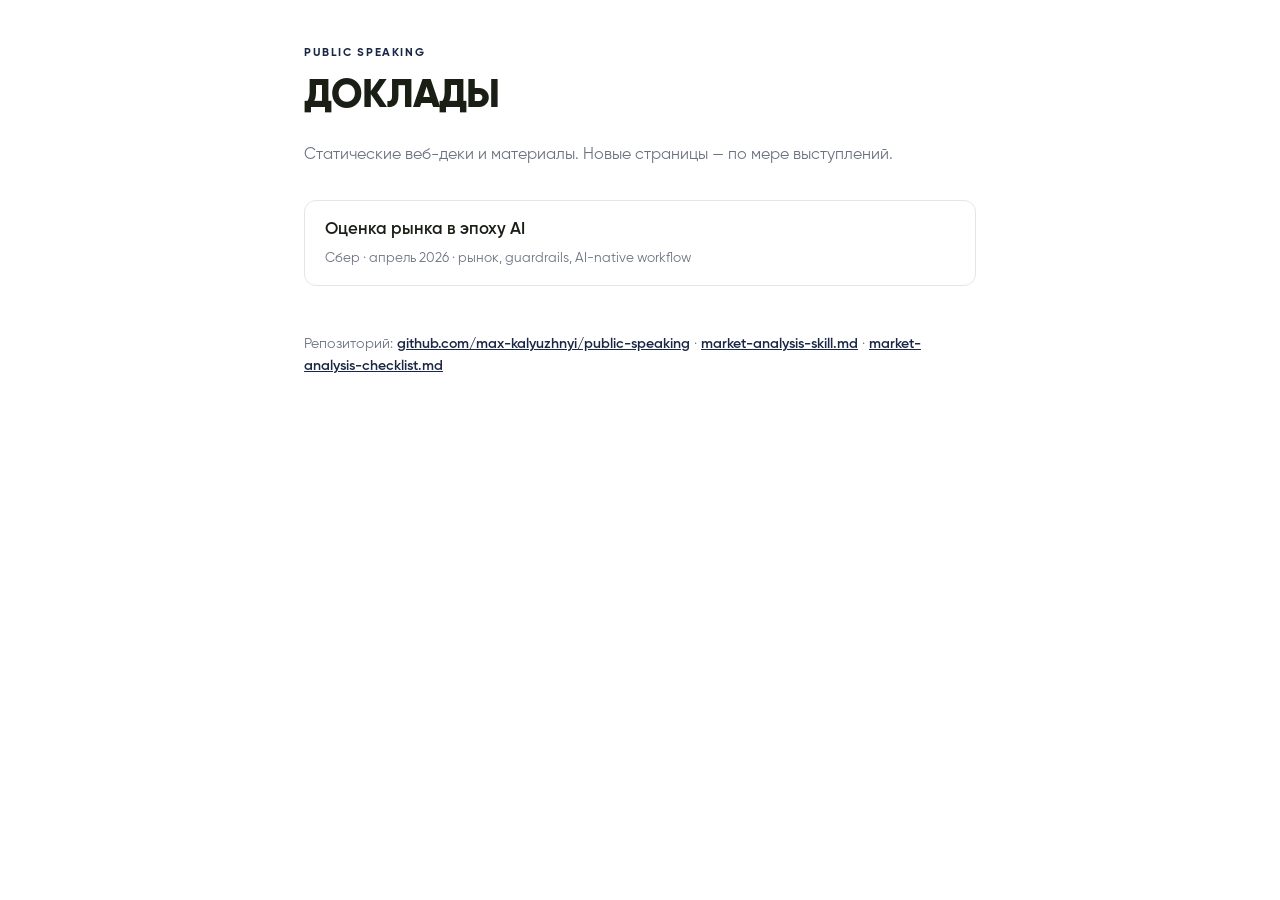
<file: index.html>
<!DOCTYPE html>
<html lang="ru" data-client="default">
<head>
  <meta charset="utf-8" />
  <meta name="viewport" content="width=device-width, initial-scale=1" />
  <title>Maksim Kalyuzhnyi — talks</title>
  <link rel="stylesheet" href="brand.css" />
  <style>
    body { margin: 0; padding: 2.5rem 1.5rem 4rem; max-width: 42rem; margin-inline: auto; font-family: var(--brand-font); color: var(--brand-text); background: var(--brand-bg); line-height: 1.55; }
    .eyebrow { font-size: 0.72rem; font-weight: 700; letter-spacing: 0.14em; text-transform: uppercase; color: var(--brand-accent); margin-bottom: 0.75rem; }
    h1 { font-size: clamp(1.75rem, 4vw, 2.5rem); font-weight: 800; text-transform: uppercase; margin: 0 0 1rem; letter-spacing: -0.02em; }
    p.lead { color: var(--brand-muted); margin: 0 0 2rem; }
    ul.talk-list { list-style: none; padding: 0; margin: 0; }
    ul.talk-list li { border: 1px solid var(--brand-border); border-radius: 12px; padding: 1rem 1.25rem; margin-bottom: 0.75rem; transition: border-color 0.15s; }
    ul.talk-list li:hover { border-color: var(--brand-accent); }
    ul.talk-list a { color: var(--brand-text); text-decoration: none; font-weight: 600; font-size: 1.05rem; }
    ul.talk-list .meta { font-size: 0.85rem; color: var(--brand-muted); margin-top: 0.35rem; }
    footer { margin-top: 3rem; font-size: 0.88rem; color: var(--brand-muted); }
    a.hub-link { color: var(--brand-accent); font-weight: 600; }
  </style>
</head>
<body>
  <span class="eyebrow">Public speaking</span>
  <h1>Доклады</h1>
  <p class="lead">Статические веб-деки и материалы. Новые страницы — по мере выступлений.</p>
  <ul class="talk-list">
    <li>
      <a href="talks/sber-market-ai-2026/">Оценка рынка в эпоху AI</a>
      <div class="meta">Сбер · апрель 2026 · рынок, guardrails, AI-native workflow</div>
    </li>
  </ul>
  <footer>
    Репозиторий: <a class="hub-link" href="https://github.com/max-kalyuzhnyi/public-speaking">github.com/max-kalyuzhnyi/public-speaking</a>
    · <a class="hub-link" href="market-analysis-skill.md">market-analysis-skill.md</a>
    · <a class="hub-link" href="market-analysis-checklist.md">market-analysis-checklist.md</a>
  </footer>
</body>
</html>
</file>
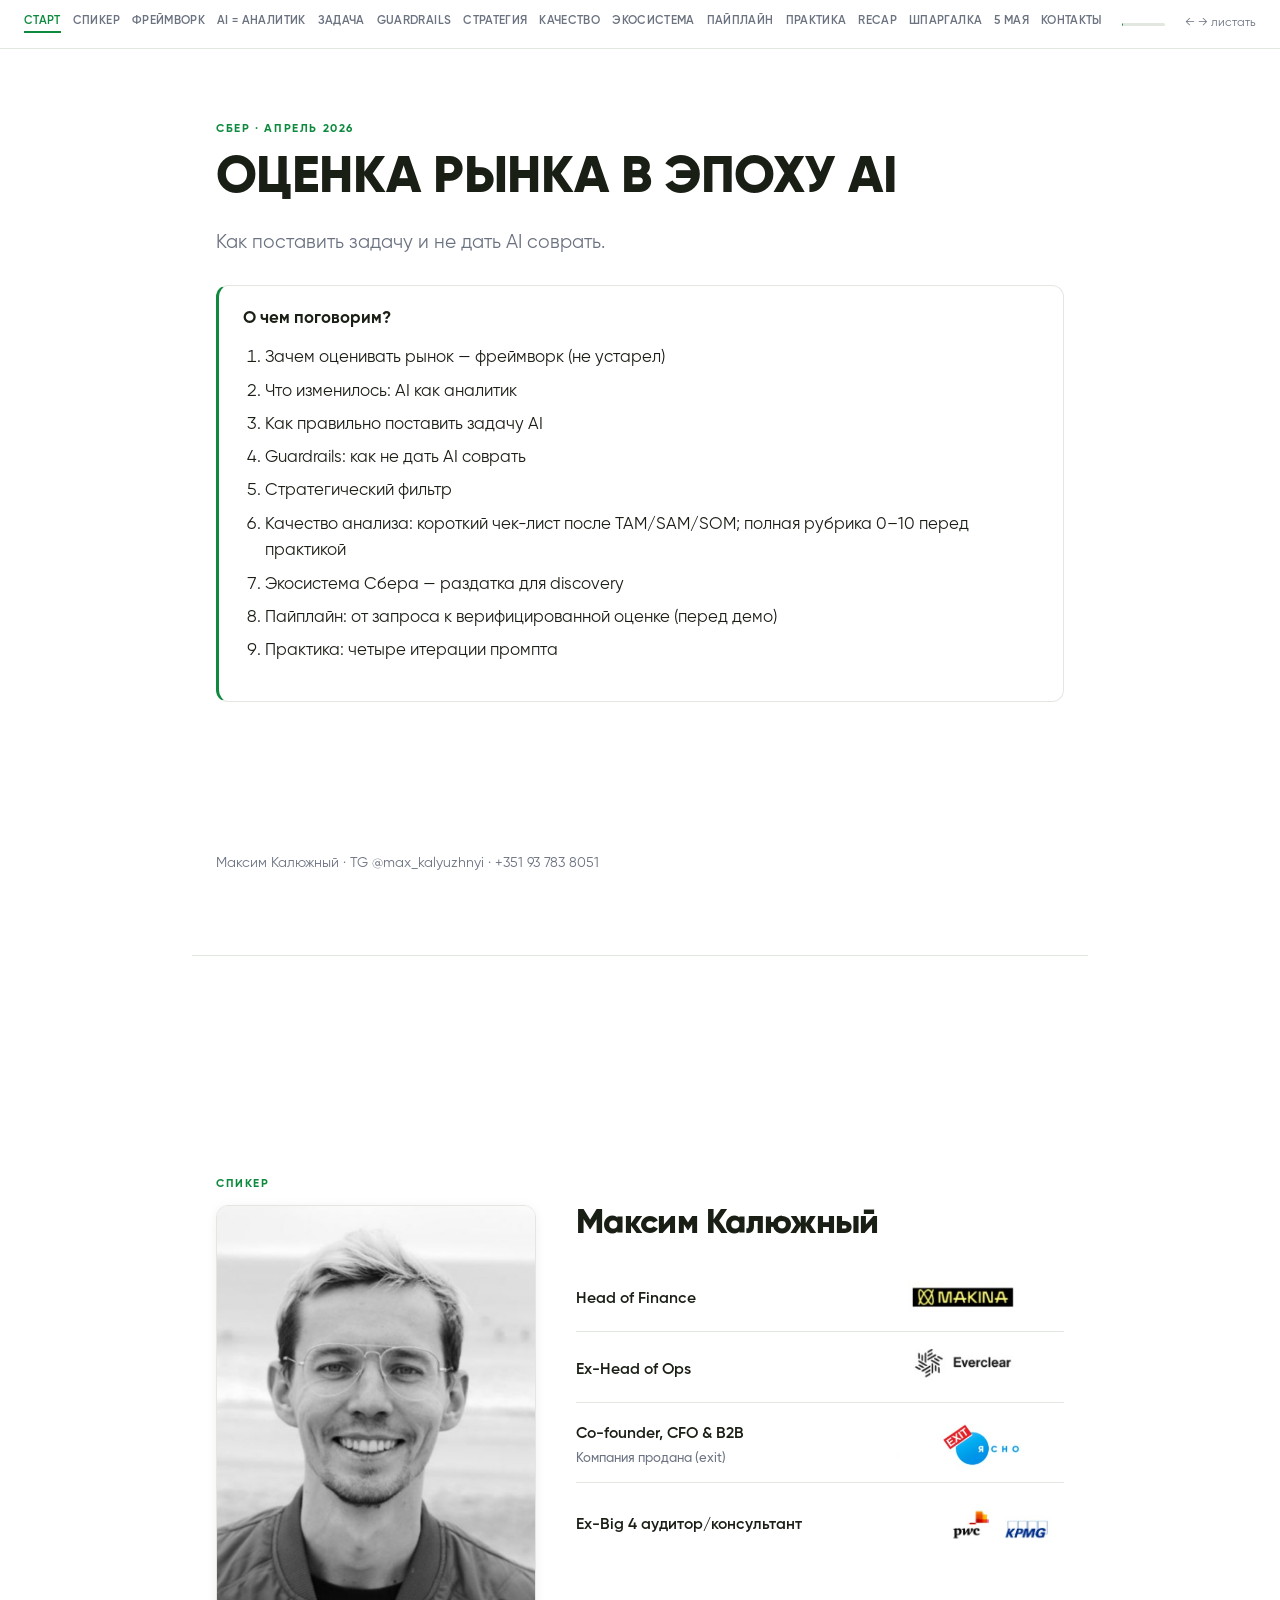
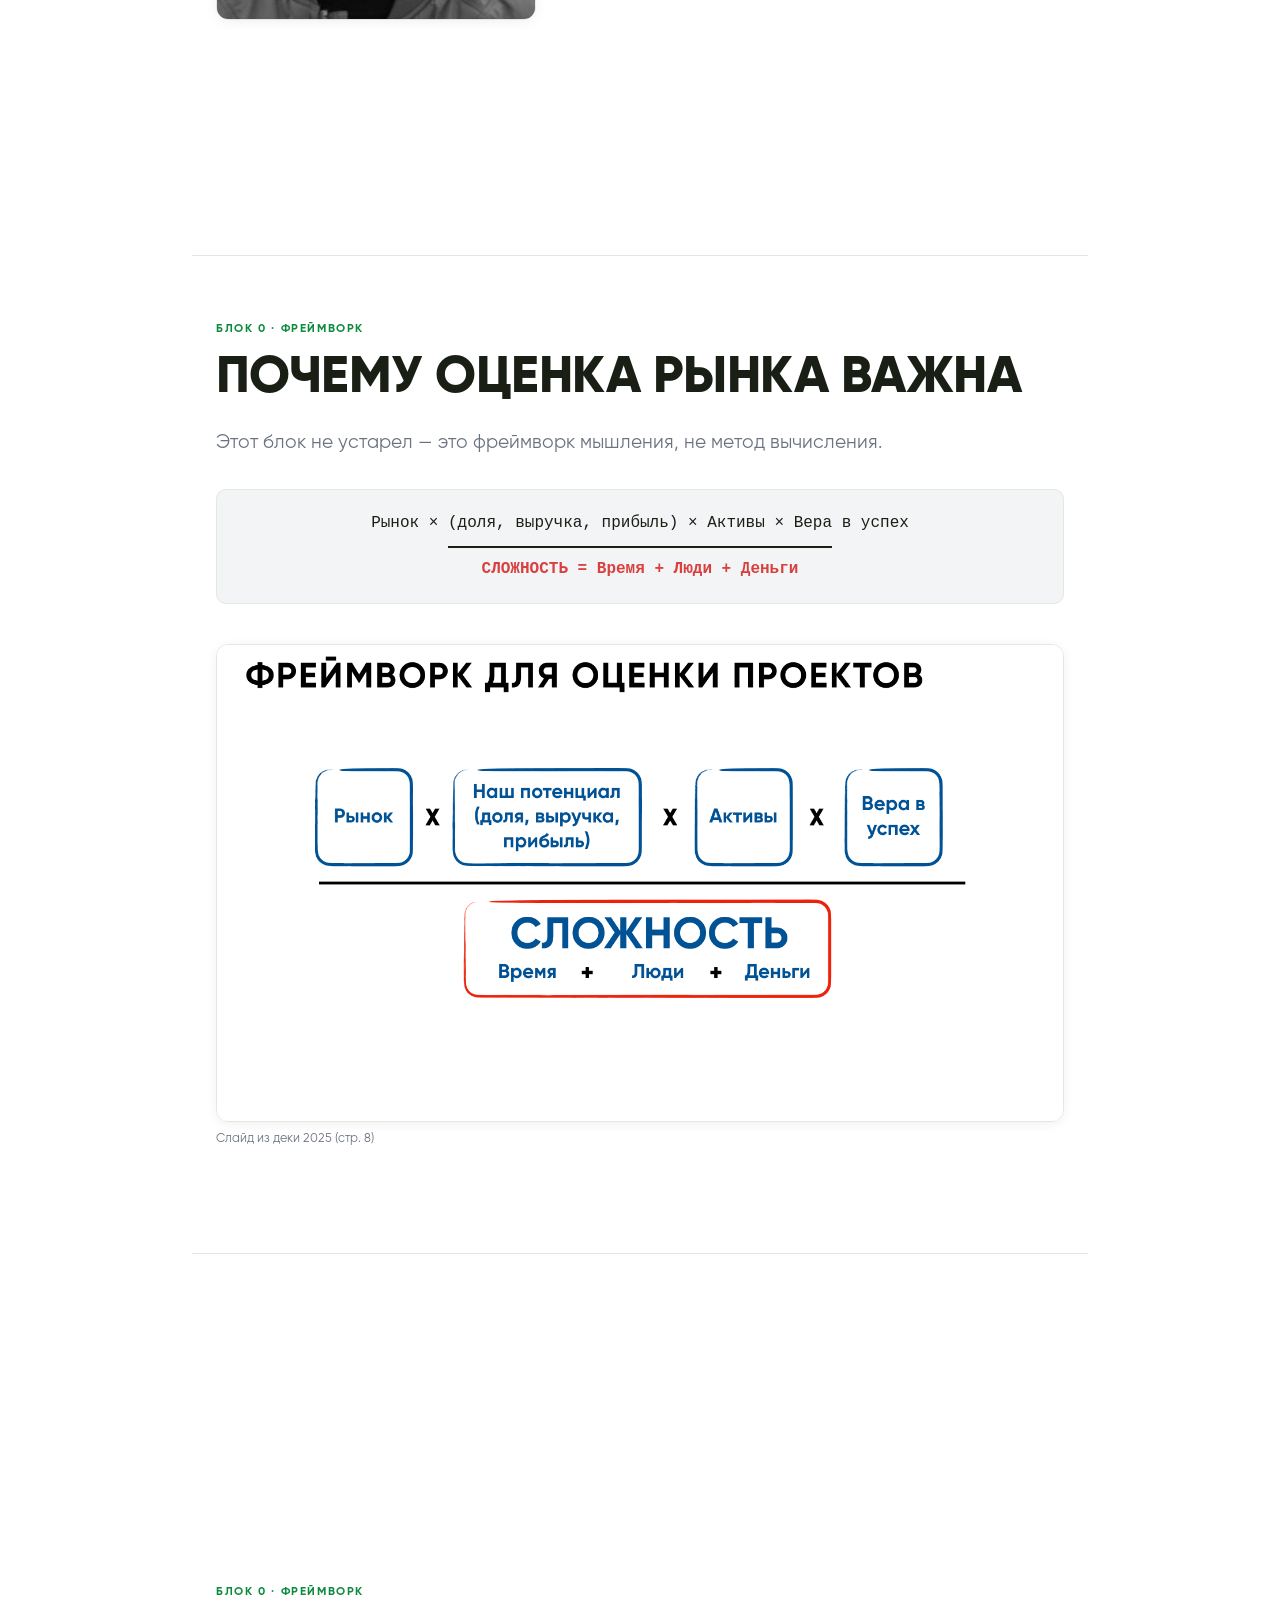
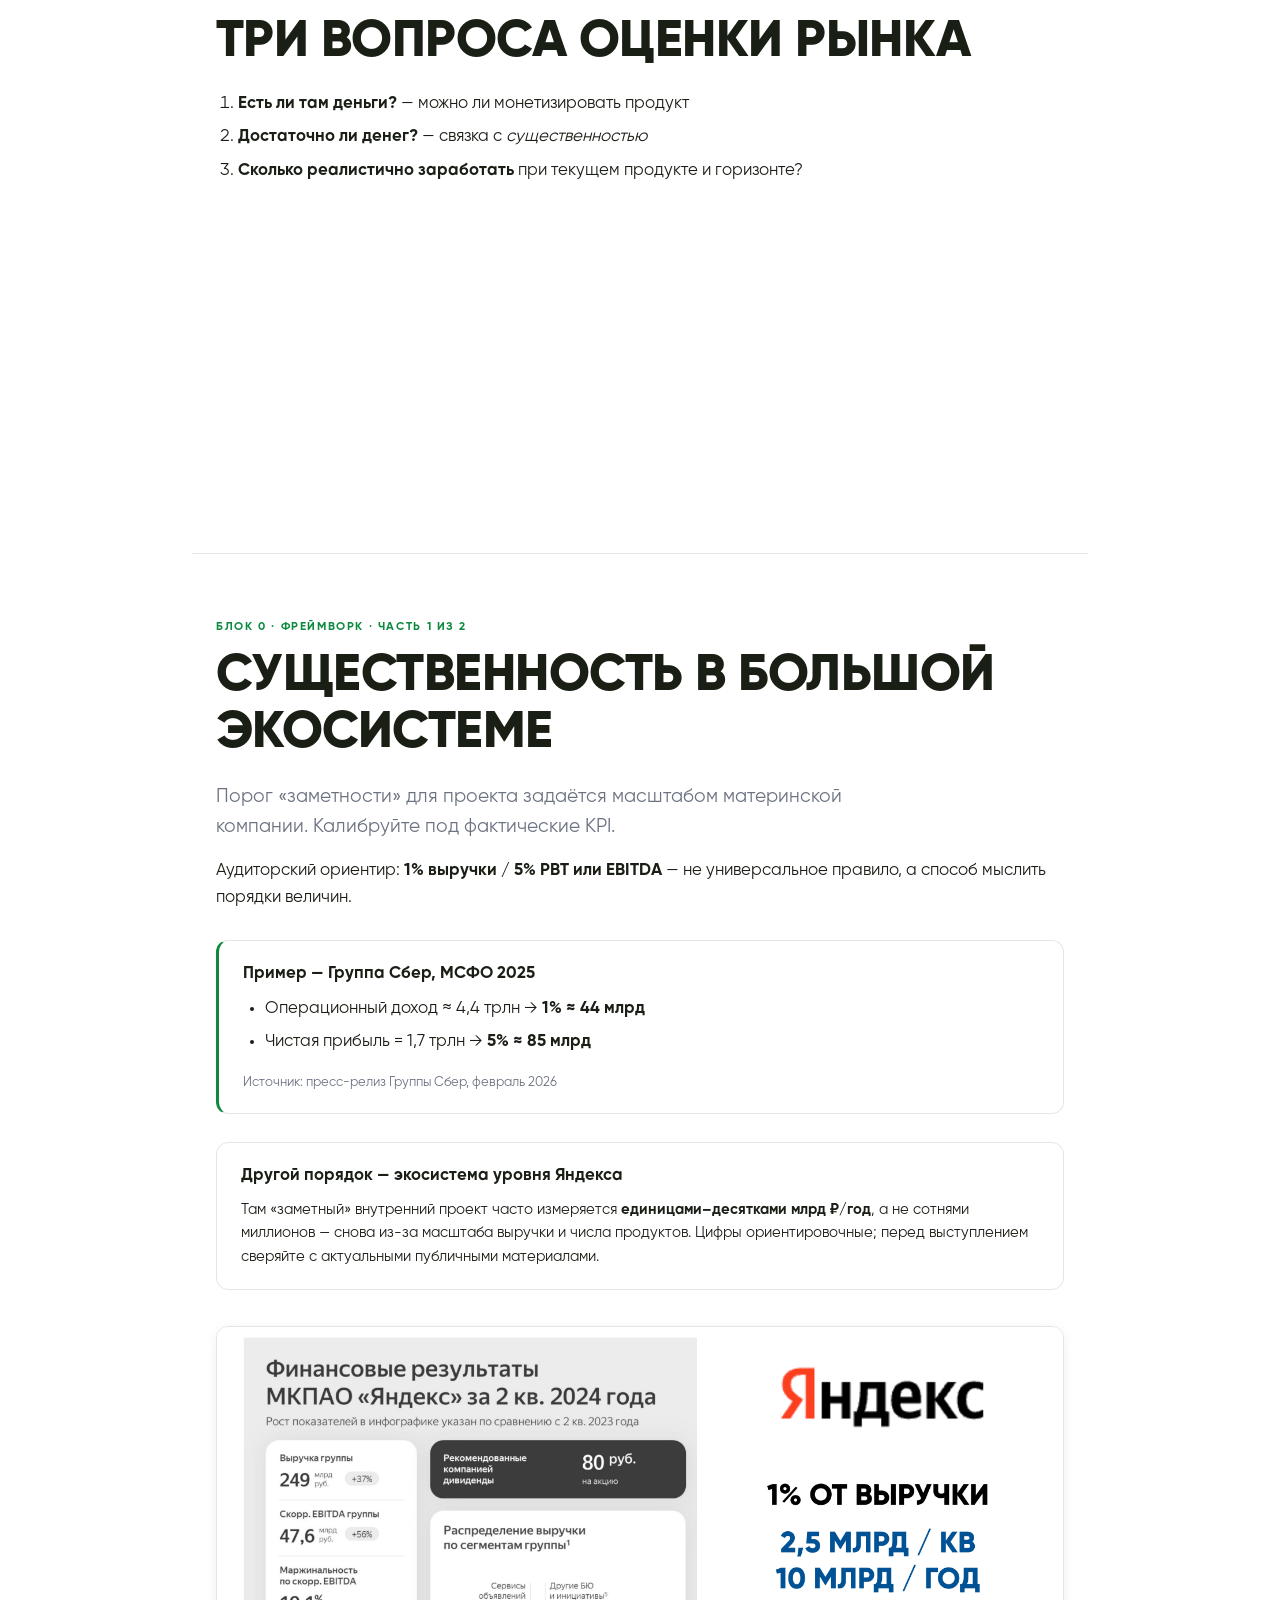
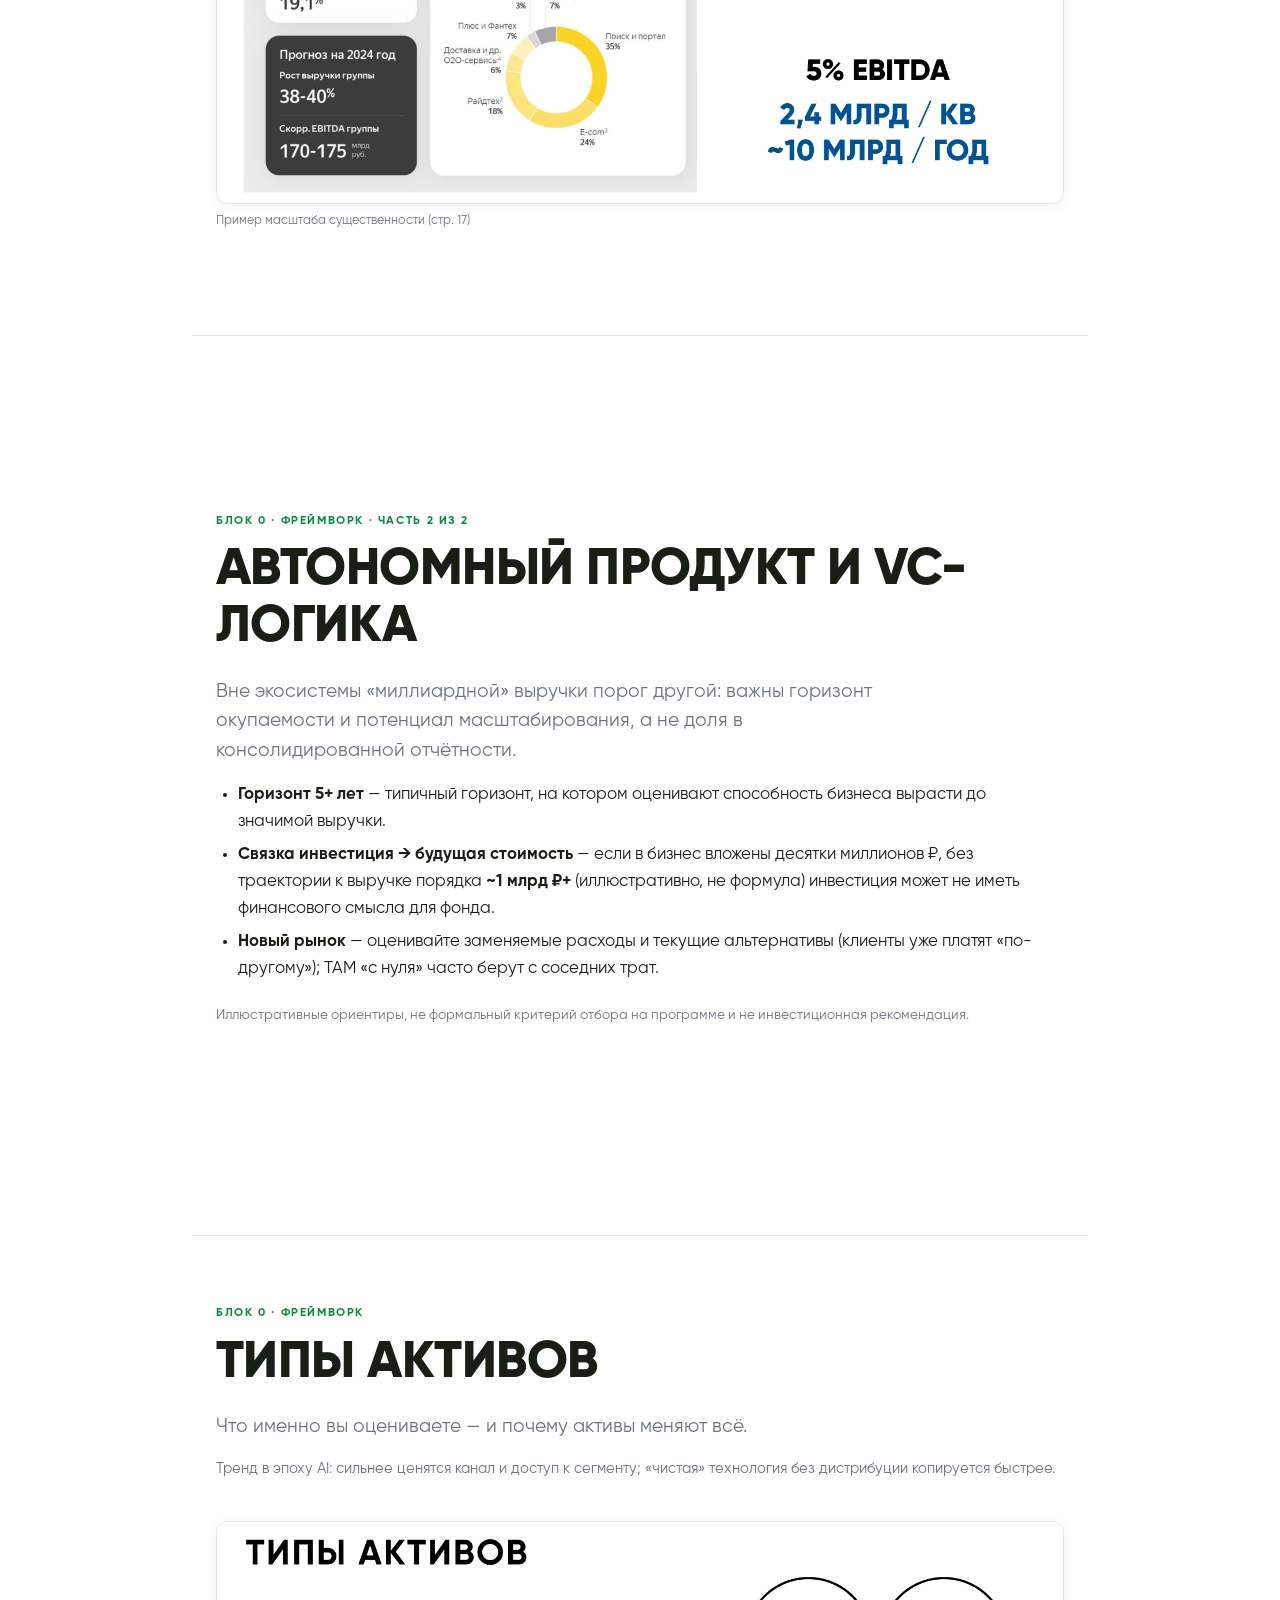
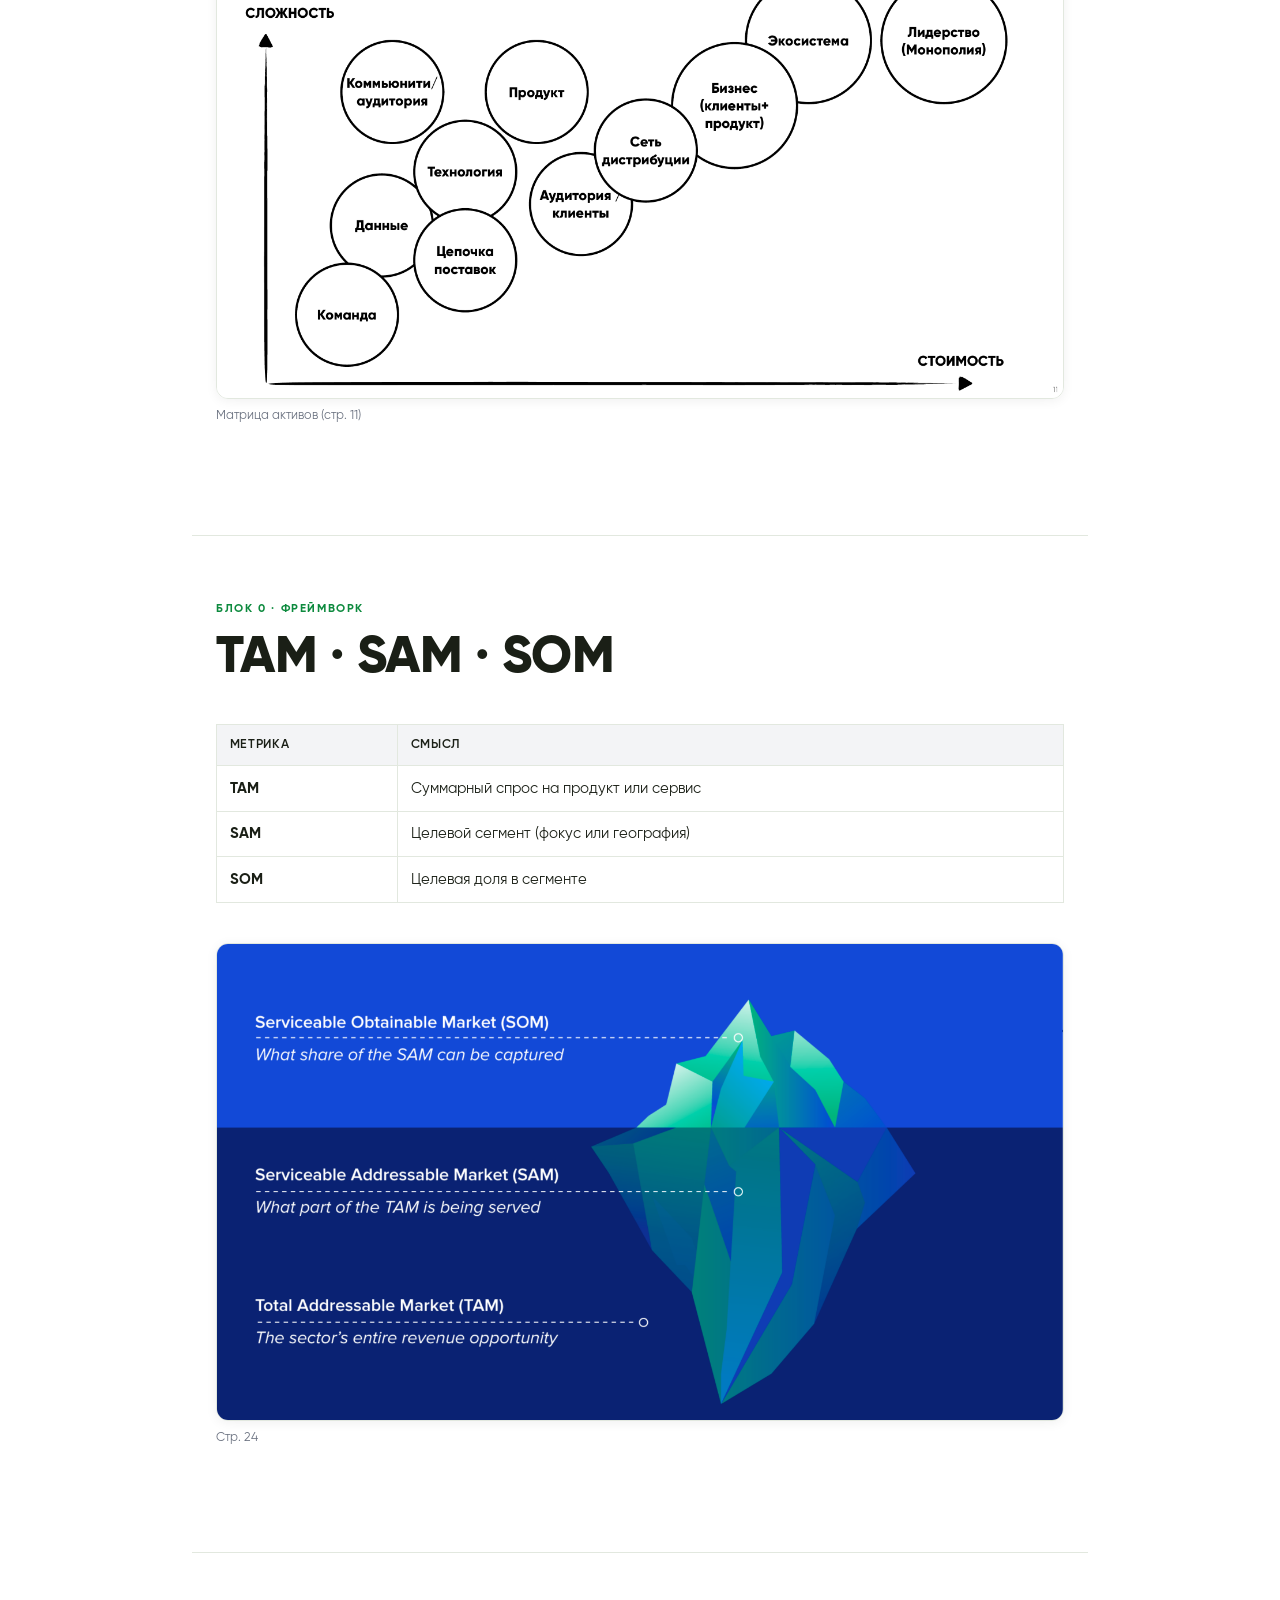
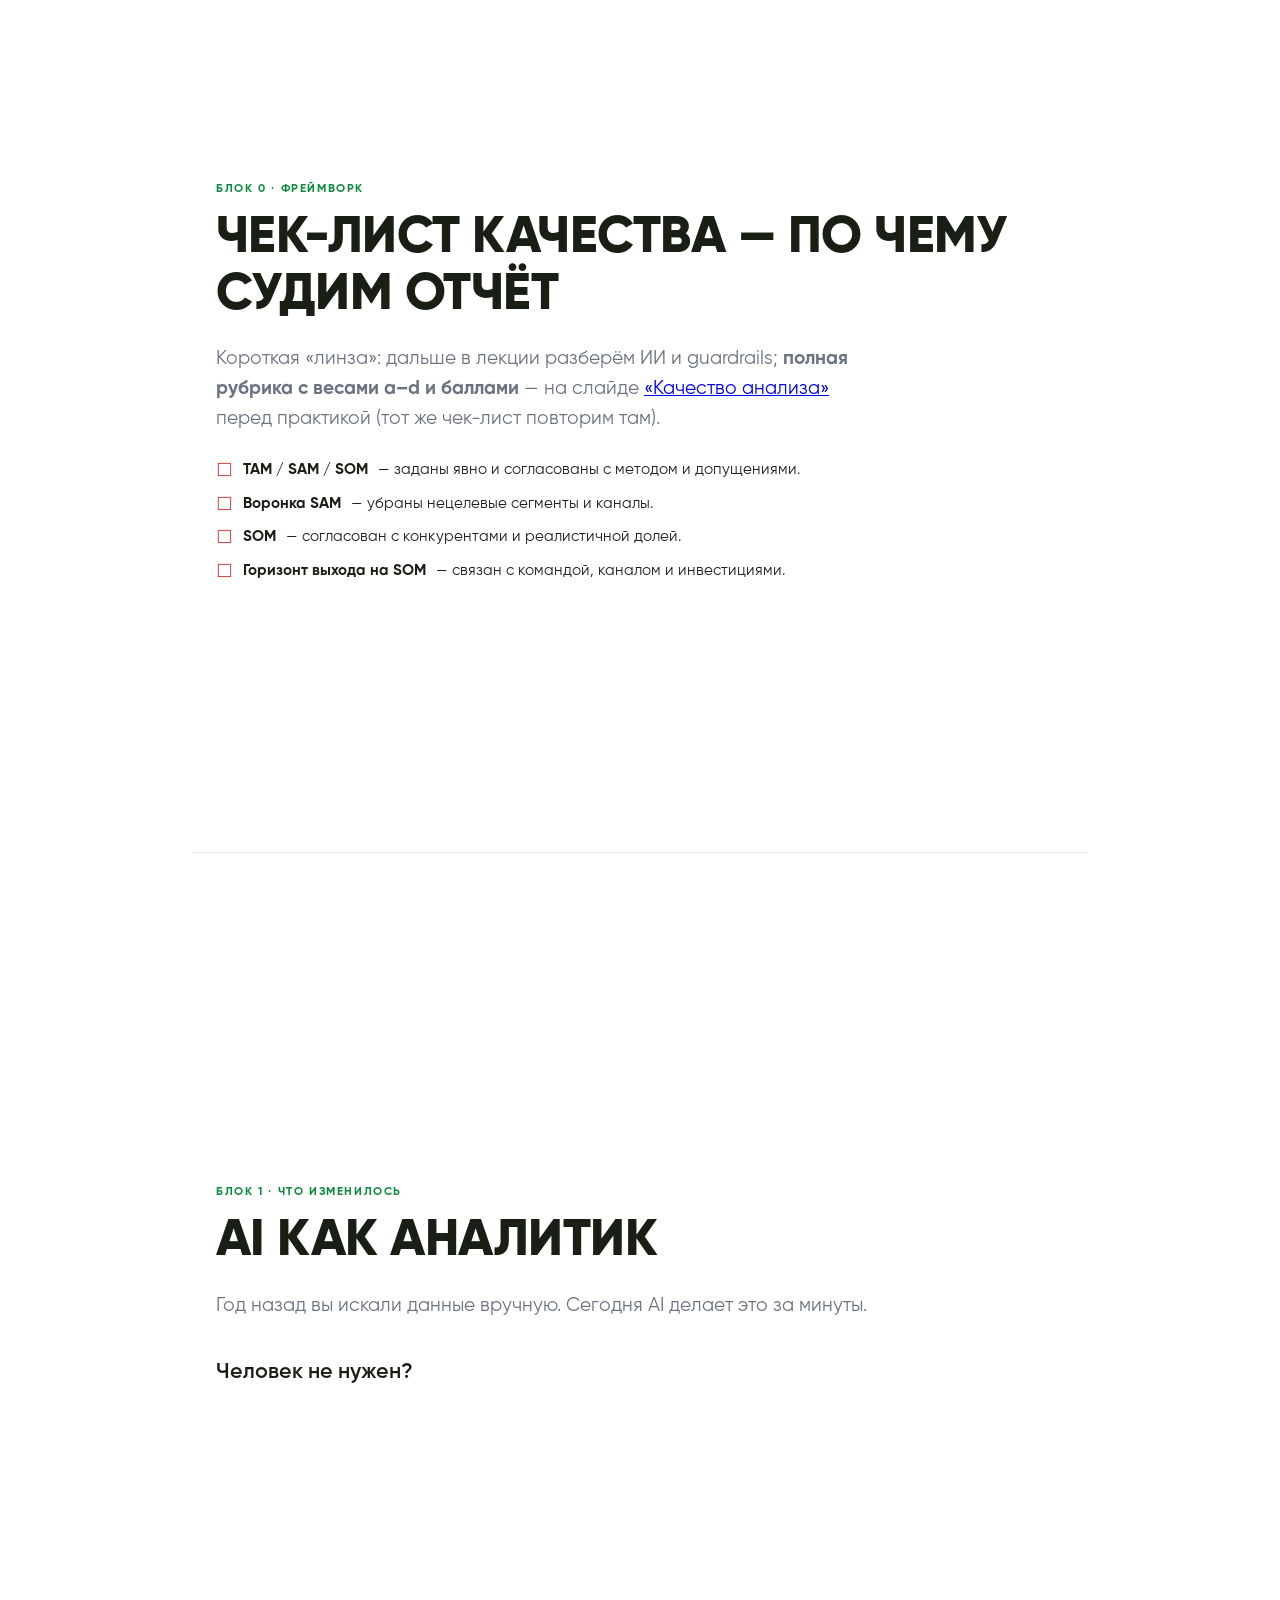
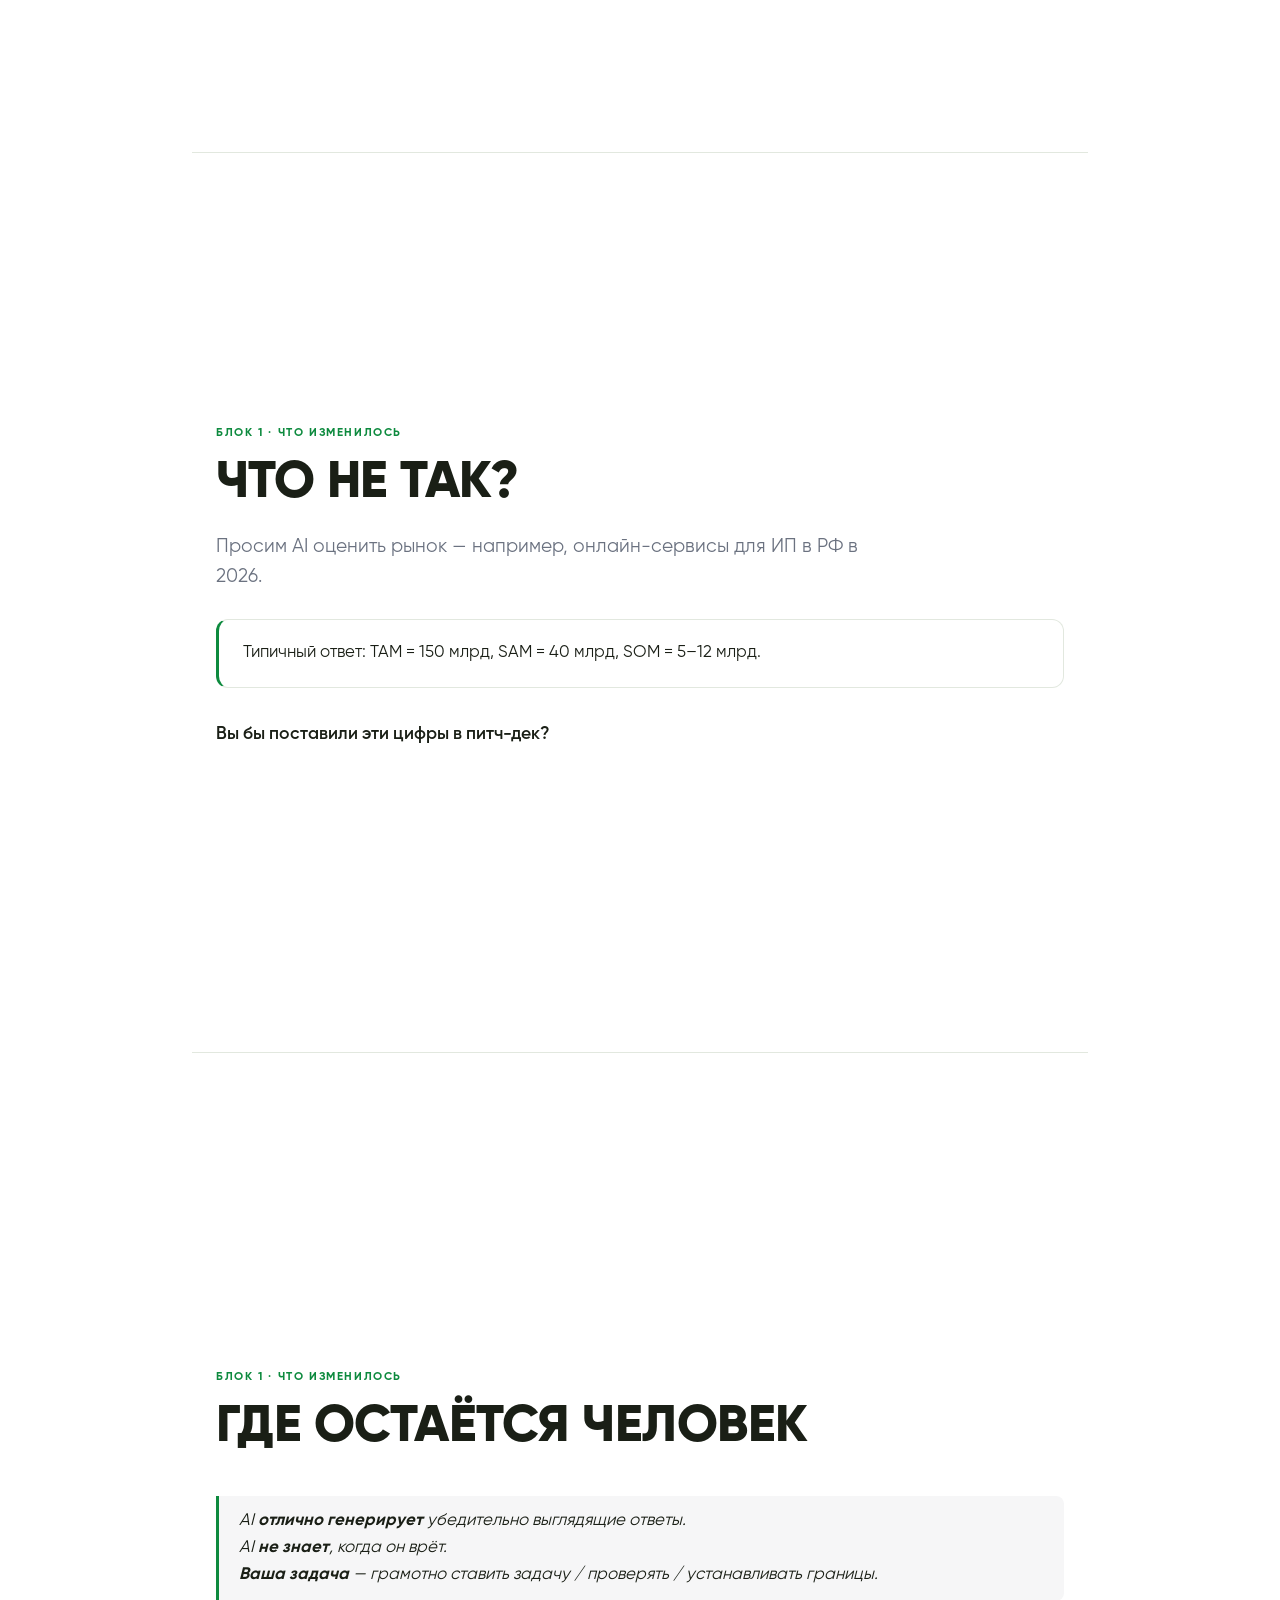
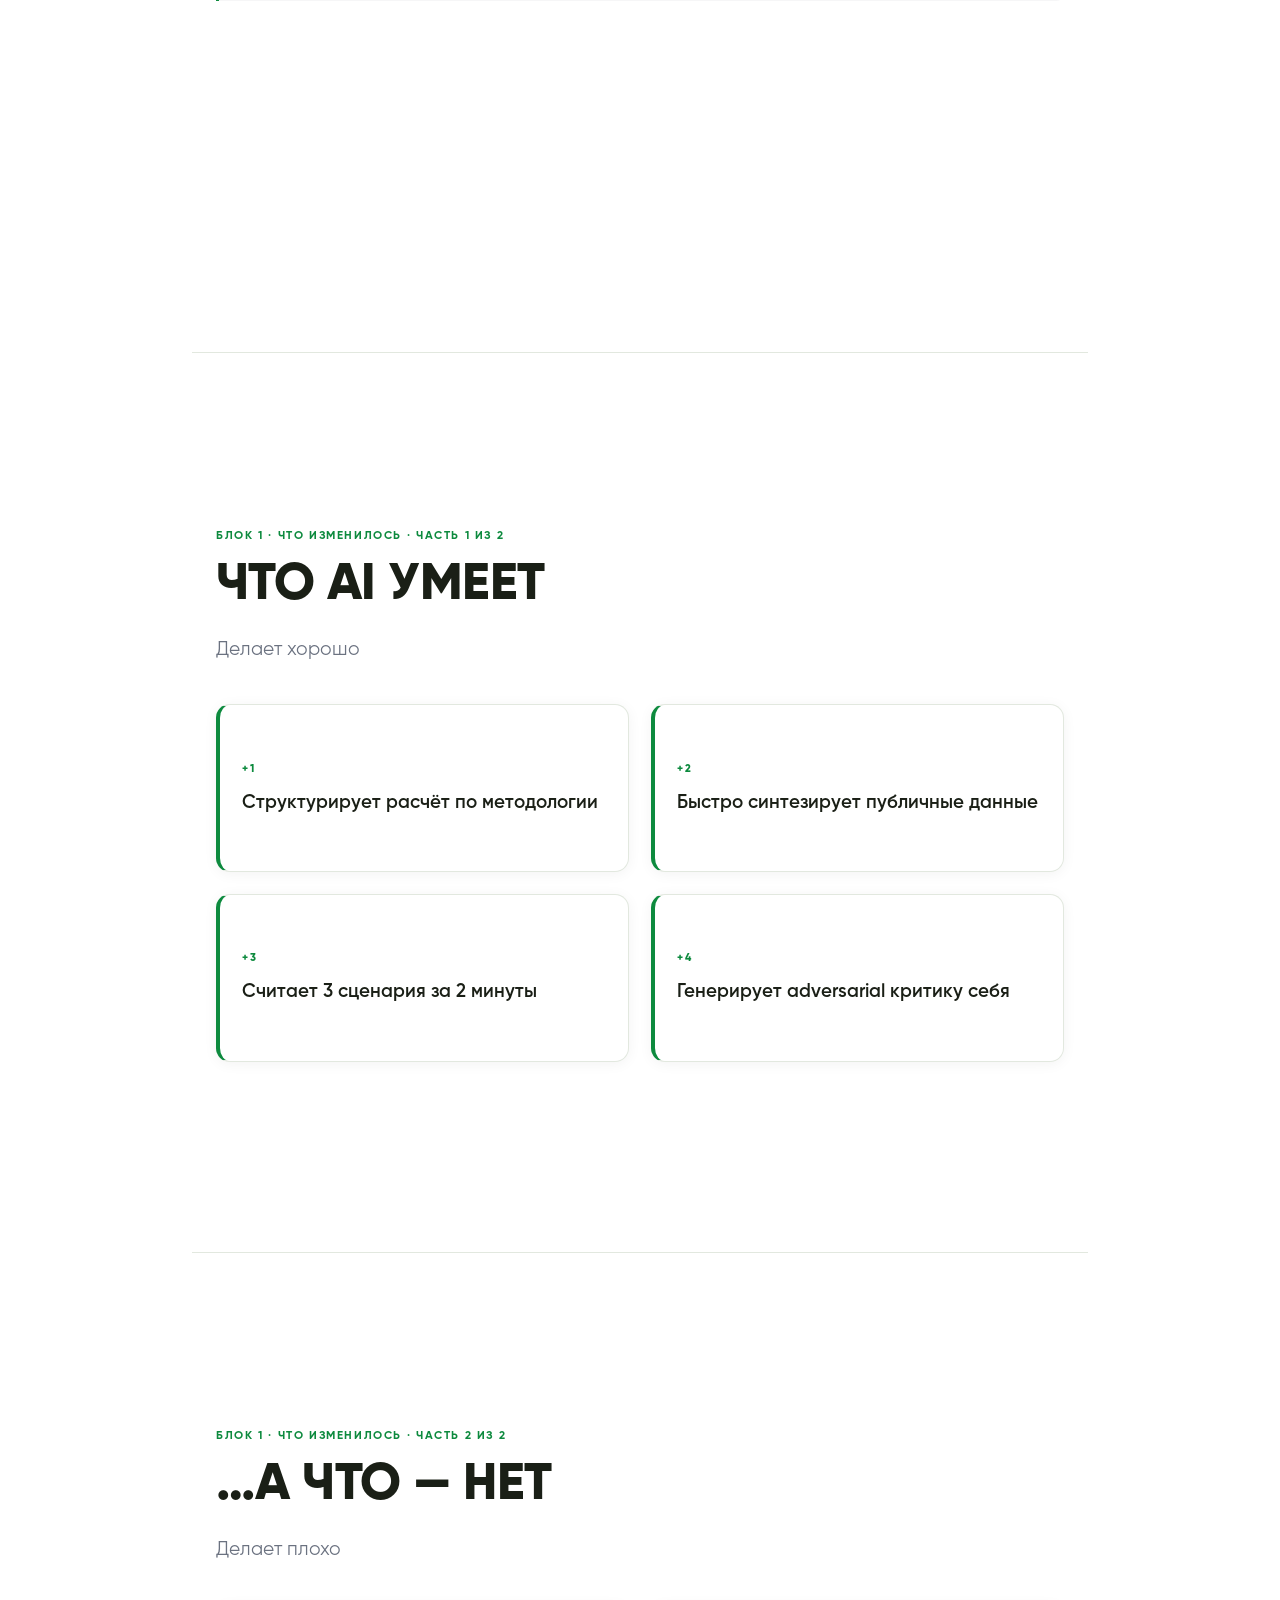
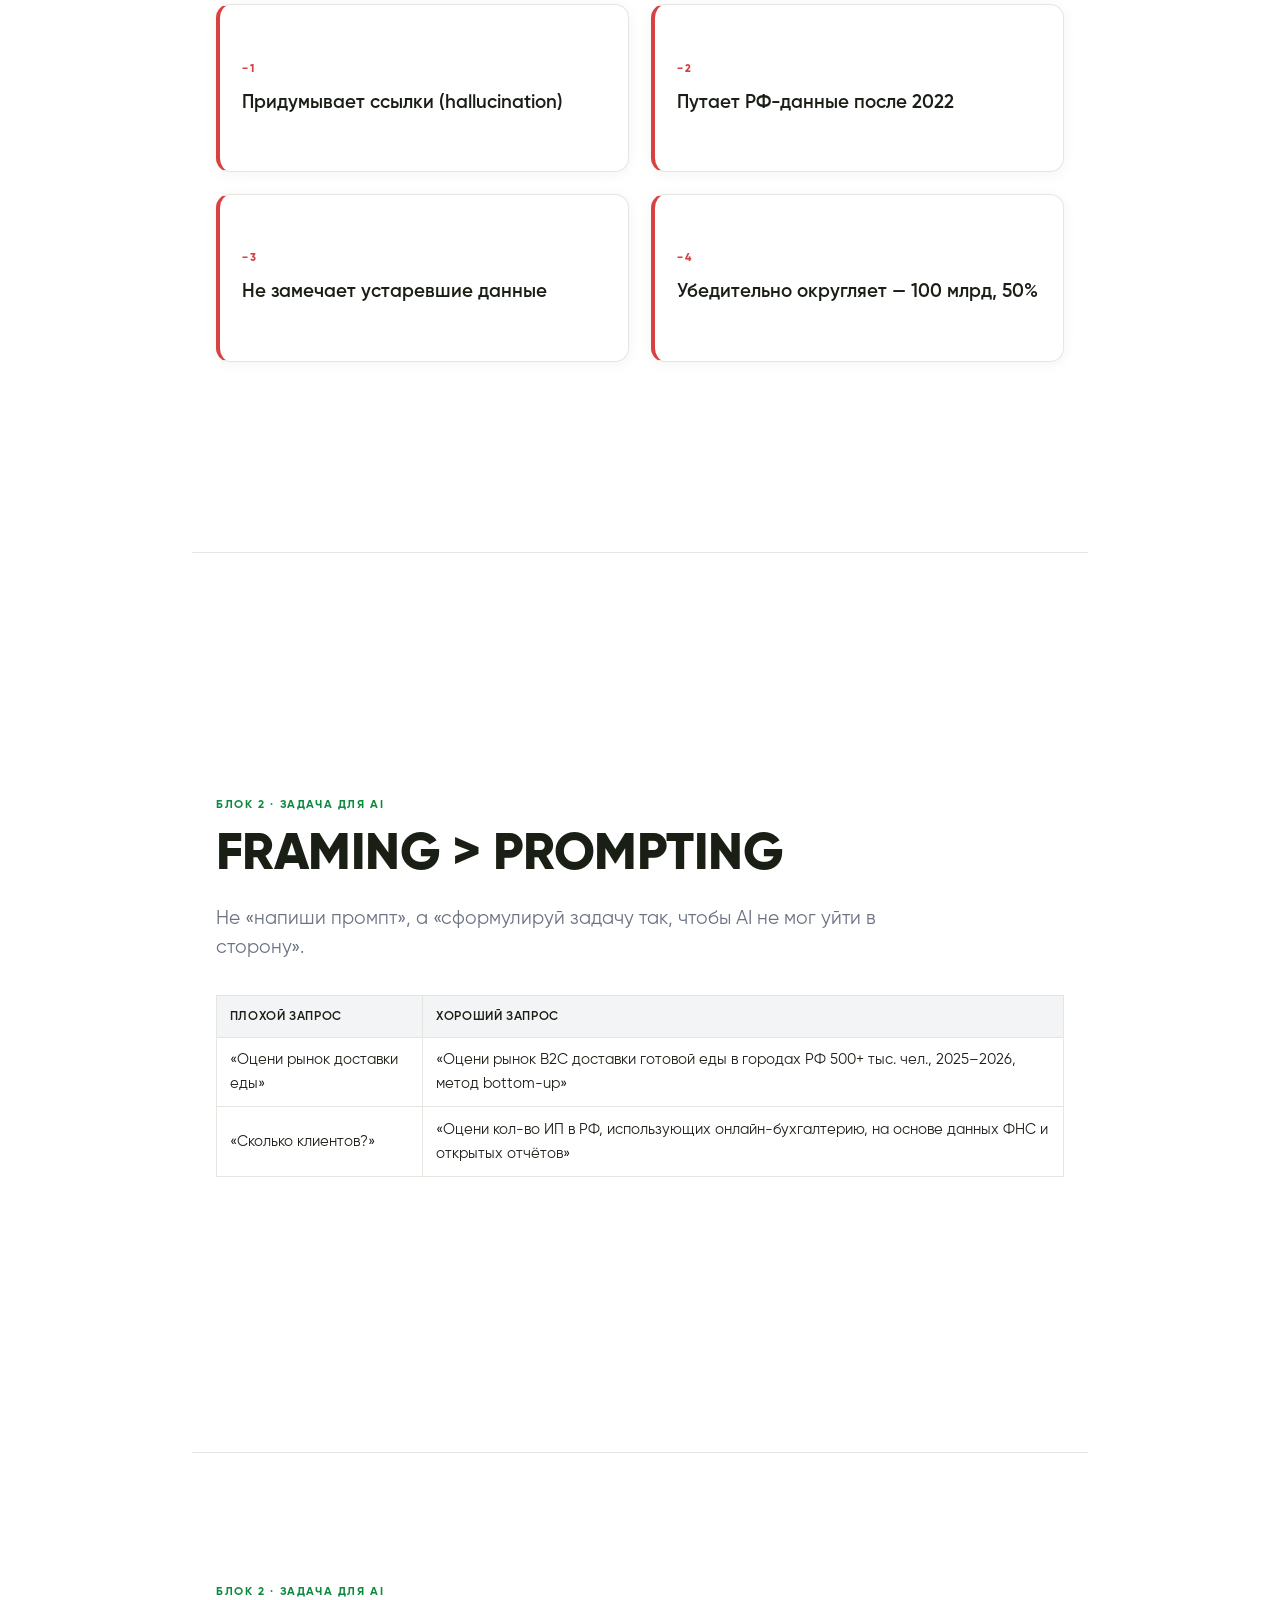
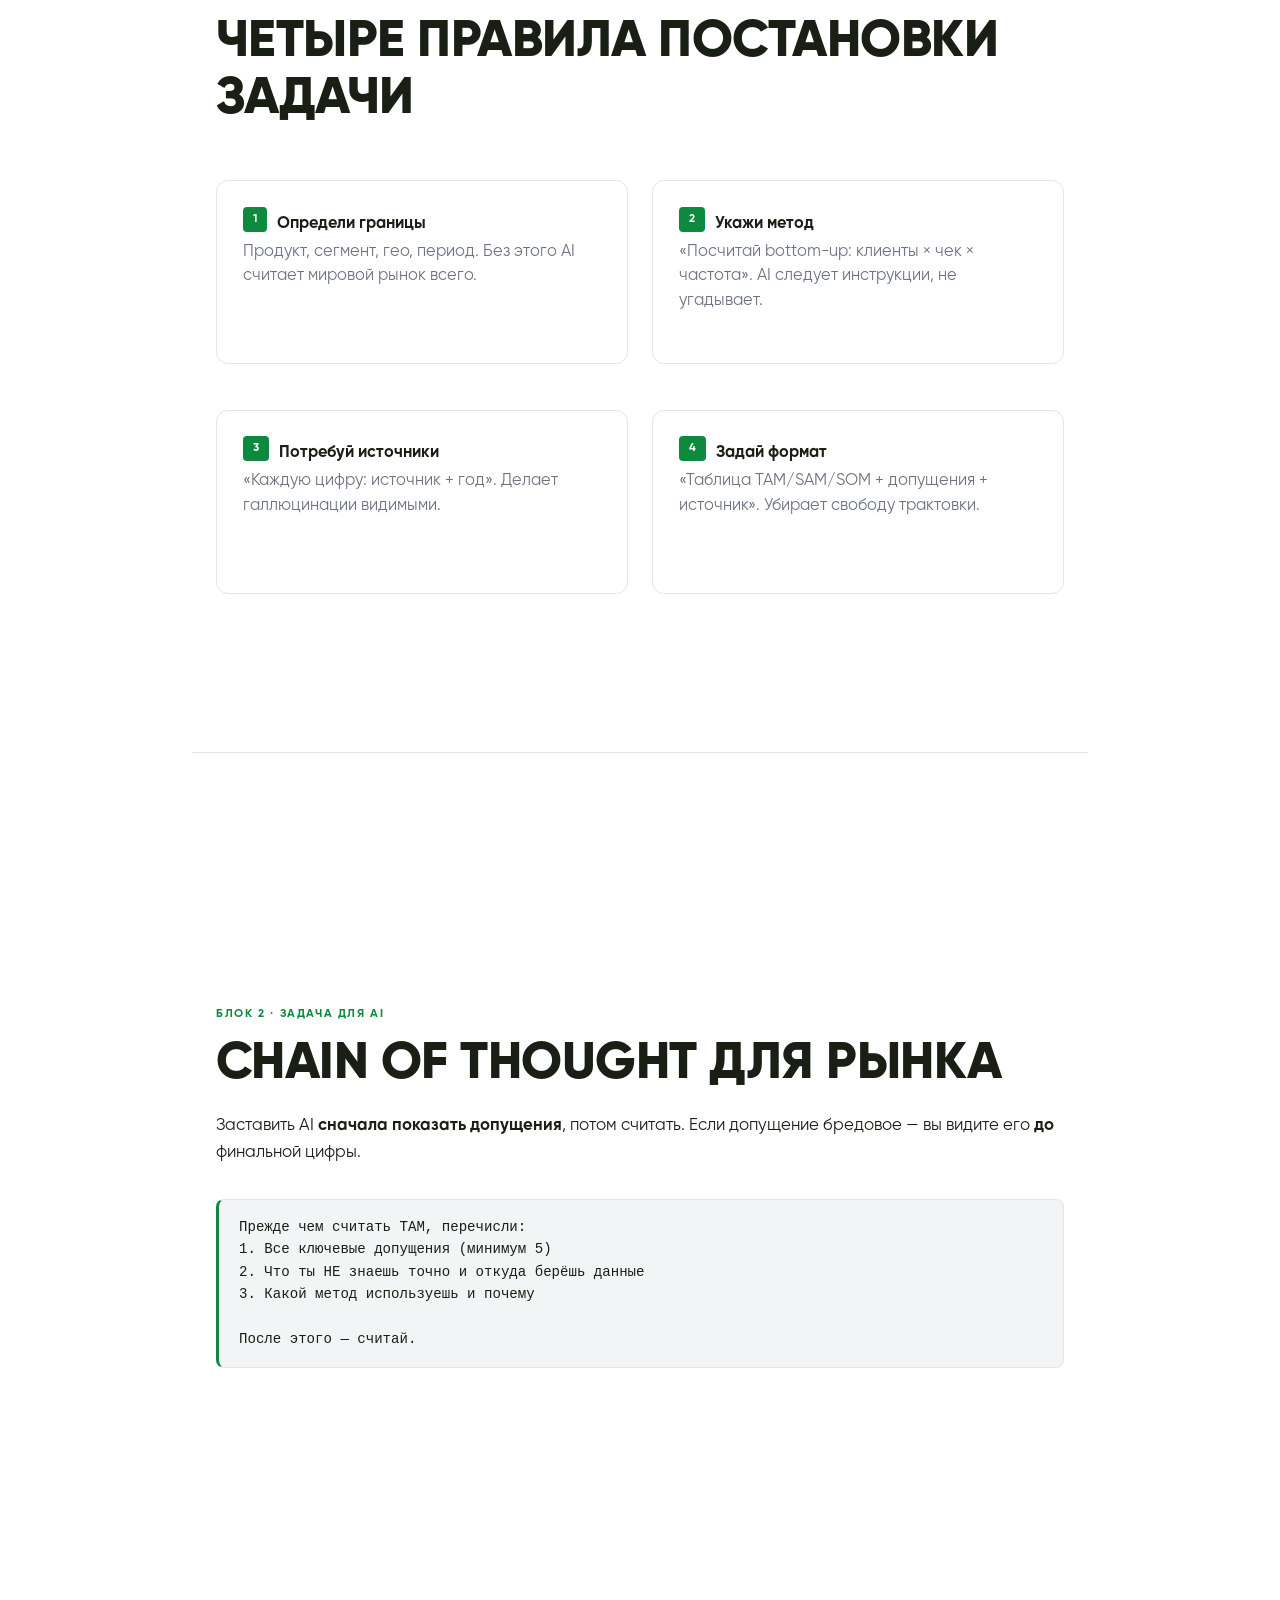
<file: talks/sber-market-ai-2026/index.html>
<!DOCTYPE html>
<!-- data-client: sber | vtb | skolkovo | default -->
<html lang="ru" data-client="sber">
<head>
  <meta charset="utf-8" />
  <!-- Avoid stale deck in browser during iterations (remove for static hosting if needed) -->
  <meta http-equiv="Cache-Control" content="no-cache, no-store, must-revalidate" />
  <meta http-equiv="Pragma" content="no-cache" />
  <meta name="viewport" content="width=device-width, initial-scale=1" />
  <title>Оценка рынка в эпоху AI — Сбер 2026</title>
  <link rel="stylesheet" href="../../brand.css" />
  <style>
    * { box-sizing: border-box; }
    html { scroll-behavior: smooth; }

    body {
      margin: 0;
      font-family: var(--brand-font);
      font-size: 1.05rem;
      line-height: 1.6;
      color: var(--brand-text);
      background: var(--brand-bg);
    }

    /* ─── Toolbar ─── */
    .toolbar {
      position: fixed;
      top: 0; left: 0; right: 0;
      z-index: 100;
      display: flex;
      align-items: center;
      gap: 1.25rem;
      padding: 0.65rem 1.5rem;
      background: rgba(255,255,255,0.92);
      backdrop-filter: blur(10px);
      border-bottom: 1px solid var(--brand-border);
      font-size: 0.82rem;
    }

    .toolbar-nav {
      display: flex;
      gap: 0.75rem;
      list-style: none;
      margin: 0; padding: 0;
    }

    .toolbar-nav a {
      color: var(--brand-muted);
      text-decoration: none;
      font-weight: 600;
      letter-spacing: 0.03em;
      text-transform: uppercase;
      font-size: 0.73rem;
      padding: 0.2rem 0;
      border-bottom: 2px solid transparent;
      transition: color 0.15s, border-color 0.15s;
    }

    .toolbar-nav a:hover,
    .toolbar-nav a.active {
      color: var(--brand-accent);
      border-bottom-color: var(--brand-accent);
    }

    .progress {
      flex: 1;
      height: 3px;
      background: var(--brand-border);
      border-radius: 2px;
      overflow: hidden;
    }

    .progress-bar {
      height: 100%;
      width: 0%;
      background: linear-gradient(90deg, var(--brand-accent), var(--brand-success));
      transition: width 0.2s ease;
    }

    .toolbar-hint {
      font-size: 0.75rem;
      color: var(--brand-muted);
      white-space: nowrap;
    }

    /* ─── Sections ─── */
    main { padding-top: 3.5rem; }

    section {
      min-height: 100vh;
      padding: 4rem 1.5rem 5rem;
      display: flex;
      flex-direction: column;
      justify-content: center;
      max-width: 56rem;
      margin: 0 auto;
      border-bottom: 1px solid var(--brand-border);
    }

    section:last-of-type { border-bottom: none; }

    /* ─── Typography ─── */
    .eyebrow {
      font-size: 0.72rem;
      font-weight: 700;
      letter-spacing: 0.14em;
      text-transform: uppercase;
      color: var(--brand-accent);
      margin-bottom: 0.75rem;
    }

    h1 {
      font-size: clamp(2rem, 4.5vw, 3.25rem);
      font-weight: 800;
      text-transform: uppercase;
      letter-spacing: -0.01em;
      line-height: 1.1;
      margin: 0 0 1.25rem;
      color: var(--brand-text);
    }

    h2 {
      font-size: 1.3rem;
      font-weight: 700;
      text-transform: uppercase;
      letter-spacing: 0.03em;
      margin: 2.5rem 0 0.75rem;
      color: var(--brand-text);
    }

    h3 {
      font-size: 1.05rem;
      font-weight: 600;
      margin: 1.5rem 0 0.5rem;
      color: var(--brand-text);
    }

    p { margin: 0 0 1rem; }

    .lead {
      font-size: 1.2rem;
      color: var(--brand-muted);
      max-width: 42rem;
      line-height: 1.55;
    }

    ul, ol {
      margin: 0 0 1rem;
      padding-left: 1.35rem;
    }

    li { margin-bottom: 0.4rem; }

    code {
      font-family: var(--brand-mono);
      font-size: 0.88em;
      background: rgba(26,39,68,0.07);
      border-radius: 4px;
      padding: 0.1em 0.35em;
    }

    pre {
      font-family: var(--brand-mono);
      font-size: 0.88rem;
      background: rgba(26,39,68,0.05);
      border: 1px solid var(--brand-border);
      border-left: 3px solid var(--brand-accent);
      border-radius: 8px;
      padding: 1rem 1.25rem;
      overflow-x: auto;
      margin: 1rem 0;
      white-space: pre-wrap;
    }

    /* ─── Cards ─── */
    .card {
      background: #fff;
      border: 1px solid var(--brand-border);
      border-radius: 12px;
      padding: 1.25rem 1.5rem;
      margin: 0.75rem 0;
    }

    .card-danger { border-left: 3px solid var(--brand-danger); }
    .card-success { border-left: 3px solid var(--brand-success); }
    .card-accent  { border-left: 3px solid var(--brand-accent); }

    .grid2 {
      display: grid;
      gap: 1rem;
      grid-template-columns: repeat(auto-fit, minmax(260px, 1fr));
    }

    /* Four rules: fixed 2×2, larger “cubes” */
    .four-rules-grid {
      display: grid;
      grid-template-columns: repeat(2, 1fr);
      gap: 1.35rem 1.5rem;
      margin-top: 1.25rem;
      width: 100%;
    }

    .four-rules-grid .card {
      padding: 1.6rem 1.65rem;
      min-height: 11.5rem;
      font-size: 1.02rem;
      line-height: 1.5;
    }

    .four-rules-grid .card .tag {
      font-size: 0.72rem;
      padding: 0.25rem 0.6rem;
      margin-bottom: 0.5rem;
    }

    @media (max-width: 640px) {
      .four-rules-grid {
        grid-template-columns: 1fr;
      }

      .four-rules-grid .card {
        min-height: auto;
      }
    }

    /* ─── Tag / badge ─── */
    .tag {
      display: inline-block;
      font-size: 0.68rem;
      font-weight: 700;
      letter-spacing: 0.06em;
      text-transform: uppercase;
      padding: 0.2rem 0.55rem;
      border-radius: 4px;
      margin-right: 0.35rem;
      vertical-align: middle;
    }

    .tag-accent  { background: var(--brand-accent);  color: #fff; }
    .tag-danger  { background: var(--brand-danger);  color: #fff; }
    .tag-success { background: var(--brand-success); color: #fff; }
    .tag-muted   { background: var(--brand-border);  color: var(--brand-muted); }

    /* ─── Formula block ─── */
    .formula {
      font-family: var(--brand-mono);
      font-size: 1rem;
      background: rgba(26,39,68,0.05);
      border: 1px solid var(--brand-border);
      border-radius: 10px;
      padding: 1.25rem 1.5rem;
      text-align: center;
      margin: 1rem 0;
      line-height: 1.7;
    }

    .formula .numerator   { display: block; }
    .formula .divider     { display: block; height: 2px; background: var(--brand-text); margin: 0.5rem auto; max-width: 24rem; }
    .formula .denominator { display: block; color: var(--brand-danger); font-weight: 600; }

    /* ─── Tables ─── */
    table {
      width: 100%;
      border-collapse: collapse;
      font-size: 0.93rem;
      margin: 1rem 0;
    }

    th, td {
      border: 1px solid var(--brand-border);
      padding: 0.65rem 0.8rem;
      text-align: left;
    }

    th {
      background: #f3f4f6;
      font-weight: 600;
      text-transform: uppercase;
      font-size: 0.78rem;
      letter-spacing: 0.05em;
    }

    /* ─── Slide figures ─── */
    .slide-figure {
      margin: 1.5rem 0;
    }

    .slide-figure img {
      width: 100%;
      max-width: 56rem;
      height: auto;
      border-radius: 12px;
      border: 1px solid var(--brand-border);
      display: block;
      box-shadow: 0 2px 12px rgba(0,0,0,0.06);
    }

    .slide-figure figcaption {
      font-size: 0.78rem;
      color: var(--brand-muted);
      margin-top: 0.45rem;
    }

    /* ─── Practice iterations: two-column layout ─── */
    .iter-grid {
      display: grid;
      grid-template-columns: minmax(0, 1fr) minmax(0, 1.15fr);
      gap: 1.5rem 2rem;
      align-items: start;
      width: 100%;
      margin-top: 1rem;
    }

    .iter-grid .iter-stage h2 {
      margin-top: 0;
      font-size: 1.05rem;
    }

    .iter-grid .iter-stage ul {
      margin: 0.5rem 0 0;
    }

    .iter-grid pre {
      margin: 0;
      font-size: 0.82rem;
    }

    @media (max-width: 800px) {
      .iter-grid {
        grid-template-columns: 1fr;
      }
    }

    /* ─── Checklist ─── */
    .checklist {
      list-style: none;
      padding: 0;
      margin: 0.5rem 0 1rem;
    }

    .checklist li {
      display: flex;
      align-items: flex-start;
      gap: 0.65rem;
      margin-bottom: 0.6rem;
      font-size: 0.95rem;
    }

    .checklist li::before {
      content: "□";
      font-size: 1.1rem;
      color: var(--brand-danger);
      flex-shrink: 0;
      line-height: 1.3;
    }

    /* ─── Workflow pipeline (slide before live demo) ─── */
    .pipeline-flow {
      display: flex;
      flex-wrap: wrap;
      align-items: stretch;
      justify-content: center;
      gap: 0.25rem 0;
      margin: 1.1rem 0 0.35rem;
      width: 100%;
    }

    .pipeline-step {
      flex: 1 1 88px;
      min-width: 5rem;
      max-width: 11rem;
      background: #fff;
      border: 1px solid var(--brand-border);
      border-radius: 10px;
      padding: 0.55rem 0.45rem;
      text-align: center;
      font-size: 0.76rem;
      line-height: 1.32;
    }

    .pipeline-step .pipeline-label {
      display: block;
      font-size: 0.62rem;
      font-weight: 700;
      letter-spacing: 0.05em;
      text-transform: uppercase;
      color: var(--brand-accent);
      margin-bottom: 0.3rem;
    }

    .pipeline-step .pipeline-hint {
      display: block;
      font-size: 0.7rem;
      color: var(--brand-muted);
      margin-top: 0.3rem;
    }

    .pipeline-arrow {
      align-self: center;
      color: var(--brand-muted);
      font-size: 1.05rem;
      font-weight: 700;
      flex: 0 0 1.1rem;
      text-align: center;
      line-height: 1;
    }

    @media (max-width: 900px) {
      .pipeline-flow { flex-direction: column; align-items: stretch; }
      .pipeline-arrow { transform: rotate(90deg); margin: 0.15rem 0; }
    }

    /* ─── Blockquote ─── */
    blockquote {
      border-left: 3px solid var(--brand-accent);
      margin: 1.25rem 0;
      padding: 0.75rem 1.25rem;
      background: rgba(26,39,68,0.04);
      border-radius: 0 8px 8px 0;
      font-style: italic;
      color: var(--brand-text);
    }

    /* ─── Footer ─── */
    .footer-strip {
      margin-top: auto;
      padding-top: 2rem;
      font-size: 0.88rem;
      color: var(--brand-muted);
    }

    /* ─── Speaker bio (photo + logos from source; typography native) ─── */
    section#bio h1.bio-name {
      text-transform: none;
      font-size: clamp(1.65rem, 3.2vw, 2.15rem);
      font-weight: 800;
      letter-spacing: -0.02em;
      margin: 0 0 0.35rem;
    }

    .bio-name-ru {
      color: var(--brand-muted);
      font-size: 1rem;
      font-weight: 500;
      margin: 0 0 1.5rem;
    }

    .bio-grid {
      display: grid;
      grid-template-columns: minmax(200px, 320px) 1fr;
      gap: 2rem 2.5rem;
      align-items: start;
      width: 100%;
    }

    @media (max-width: 720px) {
      .bio-grid { grid-template-columns: 1fr; }
    }

    /* Keep portrait aspect ratio — grid/flex can otherwise stretch the img */
    .bio-photo-wrap {
      align-self: start;
      justify-self: start;
      width: 100%;
      max-width: 320px;
      line-height: 0;
    }

    .bio-photo {
      display: block;
      width: 100%;
      height: auto;
      max-width: 320px;
      aspect-ratio: 789 / 1024;
      object-fit: contain;
      object-position: top center;
      border-radius: 12px;
      border: 1px solid var(--brand-border);
      box-shadow: 0 2px 12px rgba(0,0,0,0.06);
    }

    .bio-list {
      list-style: none;
      padding: 0;
      margin: 0;
    }

    .bio-row {
      display: flex;
      align-items: center;
      justify-content: space-between;
      gap: 1rem 1.5rem;
      flex-wrap: wrap;
      padding: 0.7rem 0;
      border-bottom: 1px solid var(--brand-border);
    }

    .bio-row:last-child { border-bottom: none; }

    .bio-role {
      font-weight: 600;
      font-size: 0.98rem;
      color: var(--brand-text);
      flex: 1 1 12rem;
      line-height: 1.45;
    }

    .bio-role-note {
      display: block;
      font-size: 0.82rem;
      font-weight: 500;
      color: var(--brand-muted);
      margin-top: 0.2rem;
    }

    .bio-logo {
      height: clamp(1.85rem, 3.5vw, 2.6rem);
      width: auto;
      max-width: min(280px, 48vw);
      object-fit: contain;
      object-position: right center;
      flex-shrink: 0;
    }

    .bio-logo--tall {
      height: clamp(2.25rem, 4vw, 3.1rem);
    }

    /* ─── Red flags: large tile cards (multi-slide) ─── */
    .flag-grid {
      display: grid;
      grid-template-columns: repeat(auto-fit, minmax(260px, 1fr));
      gap: 1.35rem;
      margin-top: 1.5rem;
      width: 100%;
    }

    @media (min-width: 900px) {
      .flag-grid { grid-template-columns: repeat(3, 1fr); }
      .flag-grid--two { grid-template-columns: repeat(2, minmax(0, 1fr)); }
    }

    @media (max-width: 899px) {
      .flag-grid--two { grid-template-columns: 1fr; }
    }

    /* Two tiles in one row: equal width/height, aligned tops (no uneven gray gaps in PDF) */
    .flag-grid--two {
      align-items: stretch;
      justify-items: stretch;
    }

    .flag-grid--two .flag-tile {
      justify-content: flex-start;
      min-height: 10.5rem;
      height: auto;
      align-self: stretch;
    }

    /* 2×2 grid for four tiles */
    .flag-grid--quad {
      grid-template-columns: repeat(2, 1fr);
    }

    @media (max-width: 520px) {
      .flag-grid--quad { grid-template-columns: 1fr; }
    }

    .flag-tile {
      background: #fff;
      border: 1px solid var(--brand-border);
      border-radius: 14px;
      padding: 1.5rem 1.4rem;
      min-height: 10.5rem;
      display: flex;
      flex-direction: column;
      justify-content: center;
      border-left: 4px solid var(--brand-danger);
      box-shadow: 0 2px 14px rgba(0,0,0,0.05);
    }

    .flag-tile-num {
      font-size: 0.68rem;
      font-weight: 800;
      letter-spacing: 0.14em;
      text-transform: uppercase;
      color: var(--brand-danger);
      margin-bottom: 0.65rem;
    }

    .flag-tile p {
      margin: 0;
      font-size: clamp(1.02rem, 1.9vw, 1.18rem);
      line-height: 1.45;
      font-weight: 600;
      color: var(--brand-text);
    }

    .flag-tile .flag-arrow {
      color: var(--brand-muted);
      font-weight: 600;
    }

    .flag-footer-note {
      margin-top: 2rem;
      font-size: 0.95rem;
      color: var(--brand-muted);
      line-height: 1.5;
      max-width: 40rem;
    }

    /* Green tiles (AI strengths) — same geometry as .flag-tile */
    .flag-tile--good {
      border-left-color: var(--brand-success);
    }

    .flag-tile--good .flag-tile-num {
      color: var(--brand-success);
    }

    /* Do / Don't paired rows */
    .do-pair-grid {
      display: flex;
      flex-direction: column;
      gap: 1.15rem;
      margin-top: 1.25rem;
      width: 100%;
    }

    .do-pair {
      display: grid;
      grid-template-columns: 1fr 1fr;
      gap: 1.15rem;
      align-items: stretch;
    }

    @media (max-width: 800px) {
      .do-pair { grid-template-columns: 1fr; }
    }

    .do-tile {
      background: #fff;
      border: 1px solid var(--brand-border);
      border-radius: 14px;
      padding: 1.35rem 1.3rem;
      min-height: 5.5rem;
      display: flex;
      flex-direction: column;
      justify-content: center;
      box-shadow: 0 2px 12px rgba(0,0,0,0.04);
      font-size: clamp(0.98rem, 1.7vw, 1.08rem);
      font-weight: 600;
      line-height: 1.45;
    }

    .do-tile--yes {
      border-left: 4px solid var(--brand-success);
    }

    .do-tile--no {
      border-left: 4px solid var(--brand-danger);
    }

    .do-tile-label {
      font-size: 0.65rem;
      font-weight: 800;
      letter-spacing: 0.12em;
      text-transform: uppercase;
      margin-bottom: 0.45rem;
    }

    .do-tile--yes .do-tile-label { color: var(--brand-success); }
    .do-tile--no .do-tile-label { color: var(--brand-danger); }

    /* Do-only / Don't-only columns (no pairing) */
    .do-stack {
      display: grid;
      grid-template-columns: repeat(auto-fit, minmax(240px, 1fr));
      gap: 1.1rem;
      margin-top: 1rem;
      width: 100%;
    }

    .do-stack .do-tile {
      min-height: 4.5rem;
    }

    .do-stack .do-tile--yes .do-tile-label,
    .do-stack .do-tile--no .do-tile-label {
      display: none;
    }

    /* ─── Print: one section = one 16:9 slide (PDF / «Печать в PDF») ─── */
    @media print {
      @page {
        /* 1920×1080-style slide aspect ratio */
        size: 10in 5.625in;
        margin: 0;
      }

      * {
        -webkit-print-color-adjust: exact;
        print-color-adjust: exact;
      }

      html, body {
        margin: 0;
        padding: 0;
        background: #fff !important;
      }

      .toolbar {
        display: none !important;
      }

      main {
        padding-top: 0 !important;
        max-width: none !important;
      }

      /* Exactly one printed page per <section> (each «screen» in the deck) */
      section {
        box-sizing: border-box;
        width: 10in;
        height: 5.625in;
        min-height: 5.625in;
        max-height: 5.625in;
        max-width: none !important;
        margin: 0 auto;
        padding: 0.45in 0.55in 0.5in;
        background: #fff !important;
        border: none !important;
        page-break-after: always;
        page-break-inside: avoid;
        break-after: page;
        break-inside: avoid;
        display: flex;
        flex-direction: column;
        justify-content: center;
        align-items: stretch;
        overflow: hidden;
      }

      section:last-of-type {
        page-break-after: auto;
        break-after: auto;
      }

      /* Slightly tighter type so dense slides fit one slide */
      body {
        font-size: 11pt;
      }

      h1 {
        font-size: 22pt !important;
        line-height: 1.12;
        margin-bottom: 0.35rem !important;
      }

      h2 {
        font-size: 13pt !important;
        margin: 0.75rem 0 0.35rem !important;
      }

      h3 {
        font-size: 11pt !important;
        margin: 0.5rem 0 0.25rem !important;
      }

      .eyebrow {
        font-size: 7pt !important;
        margin-bottom: 0.35rem !important;
      }

      .lead {
        font-size: 11pt !important;
        line-height: 1.35;
      }

      pre {
        font-size: 7.5pt !important;
        line-height: 1.35;
        padding: 0.35rem 0.45rem !important;
        margin: 0.35rem 0 !important;
      }

      table {
        font-size: 8pt !important;
      }

      th, td {
        padding: 0.25rem 0.35rem !important;
      }

      .card {
        padding: 0.45rem 0.55rem !important;
        margin: 0.25rem 0 !important;
      }

      .slide-figure {
        margin: 0.35rem 0 !important;
      }

      .slide-figure img {
        max-height: 2.6in !important;
        width: auto !important;
        max-width: 100% !important;
        object-fit: contain;
      }

      /* Speaker bio: keep photo from blowing the slide */
      .bio-grid {
        gap: 0.75rem !important;
      }

      .bio-photo {
        max-height: 3.2in !important;
        width: auto !important;
        aspect-ratio: auto !important;
      }

      .flag-grid {
        gap: 0.5rem !important;
        margin-top: 0.35rem !important;
      }

      .flag-tile {
        padding: 0.45rem 0.4rem !important;
        min-height: 0 !important;
      }

      .flag-tile p {
        font-size: 9pt !important;
        line-height: 1.25 !important;
      }

      .iter-grid {
        gap: 0.35rem !important;
      }

      .iter-grid pre {
        font-size: 6.5pt !important;
      }

      .four-rules-grid {
        gap: 0.4rem !important;
      }

      .four-rules-grid .card {
        min-height: 0 !important;
        padding: 0.4rem 0.45rem !important;
        font-size: 9pt !important;
      }

      .do-stack {
        gap: 0.35rem !important;
      }

      .do-tile {
        padding: 0.35rem 0.4rem !important;
        min-height: 0 !important;
        font-size: 9pt !important;
      }

      ul, ol {
        margin: 0.25rem 0 0.35rem !important;
      }

      li {
        margin-bottom: 0.15rem !important;
      }

      /* Dense pipeline slide: fit one printed page */
      #workflow-pipeline .pipeline-flow {
        flex-direction: row !important;
        flex-wrap: wrap !important;
        gap: 0.1rem !important;
        margin: 0.25rem 0 !important;
      }

      #workflow-pipeline .pipeline-step {
        flex: 1 1 26% !important;
        font-size: 6.5pt !important;
        padding: 0.2rem 0.25rem !important;
        min-width: 0 !important;
        max-width: none !important;
      }

      #workflow-pipeline .pipeline-hint {
        font-size: 5.5pt !important;
      }

      #workflow-pipeline .pipeline-arrow {
        transform: none !important;
        font-size: 7pt !important;
      }

      #assets .slide-figure img {
        max-height: 2.15in !important;
      }
    }
  </style>
</head>
<body>

<div class="toolbar" role="navigation" aria-label="Навигация">
  <ul class="toolbar-nav" id="navLinks">
    <li><a href="#intro">Старт</a></li>
    <li><a href="#bio">Спикер</a></li>
    <li><a href="#framework">Фреймворк</a></li>
    <li><a href="#changed">AI = аналитик</a></li>
    <li><a href="#framing">Задача</a></li>
    <li><a href="#guardrails">Guardrails</a></li>
    <li><a href="#strategy">Стратегия</a></li>
    <li><a href="#quality-rubric">Качество</a></li>
    <li><a href="#ecosystem-daisy">Экосистема</a></li>
    <li><a href="#workflow-pipeline">Пайплайн</a></li>
    <li><a href="#practice">Практика</a></li>
    <li><a href="#recap">Recap</a></li>
    <li><a href="#cheat-sheet">Шпаргалка</a></li>
    <li><a href="#followup">5 мая</a></li>
    <li><a href="#thanks">Контакты</a></li>
  </ul>
  <div class="progress" aria-hidden="true"><div class="progress-bar" id="progressBar"></div></div>
  <span class="toolbar-hint">← → листать</span>
</div>

<main>

  <!-- 1 ══ INTRO -->
  <section id="intro">
    <span class="eyebrow">Сбер · апрель 2026</span>
    <h1>Оценка рынка в эпоху AI</h1>
    <p class="lead">Как поставить задачу и не дать AI соврать.</p>
    <div class="card card-accent">
      <strong>О чем поговорим?</strong>
      <ol style="margin-top:0.75rem;">
        <li>Зачем оценивать рынок — фреймворк (не устарел)</li>
        <li>Что изменилось: AI как аналитик</li>
        <li>Как правильно поставить задачу AI</li>
        <li>Guardrails: как не дать AI соврать</li>
        <li>Стратегический фильтр</li>
        <li>Качество анализа: короткий чек-лист после TAM/SAM/SOM; полная рубрика 0–10 перед практикой</li>
        <li>Экосистема Сбера — раздатка для discovery</li>
        <li>Пайплайн: от запроса к верифицированной оценке (перед демо)</li>
        <li>Практика: четыре итерации промпта</li>
      </ol>
    </div>
    <div class="footer-strip">Максим Калюжный · TG @max_kalyuzhnyi · +351 93 783 8051</div>
  </section>

  <!-- 1b ══ SPEAKER BIO -->
  <section id="bio">
    <span class="eyebrow">Спикер</span>
    <div class="bio-grid">
      <div class="bio-photo-wrap">
        <img class="bio-photo" src="lecture_assets/speaker-photo.png" alt="" width="789" height="1024" loading="eager" decoding="async" />
      </div>
      <div class="bio-copy">
        <h1 class="bio-name">Максим Калюжный</h1>
        <p class="bio-name-ru"></p>
        <ul class="bio-list">
          <li class="bio-row">
            <span class="bio-role">Head of Finance</span>
            <img class="bio-logo" src="lecture_assets/logo-makina.png" alt="Makina" width="313" height="54" loading="lazy" decoding="async" />
          </li>
          <li class="bio-row">
            <span class="bio-role">Ex-Head of Ops</span>
            <img class="bio-logo" src="lecture_assets/logo-everclear.png" alt="Everclear" width="313" height="54" loading="lazy" decoding="async" />
          </li>
          <li class="bio-row">
            <span class="bio-role">
              Co-founder, CFO &amp; B2B
              <span class="bio-role-note">Компания продана (exit)</span>
            </span>
            <img class="bio-logo bio-logo--tall" src="lecture_assets/logo-yasno.png" alt="Ясно" width="288" height="85" loading="lazy" decoding="async" />
          </li>
          <li class="bio-row">
            <span class="bio-role">Ex-Big 4 аудитор/консультант</span>
            <img class="bio-logo bio-logo--tall" src="lecture_assets/logo-big4.png" alt="PwC, KPMG" width="313" height="103" loading="lazy" decoding="async" />
          </li>
        </ul>
      </div>
    </div>
  </section>

  <!-- 2 ══ FRAMEWORK: зачем -->
  <section id="framework">
    <span class="eyebrow">Блок 0 · Фреймворк</span>
    <h1>Почему оценка рынка важна</h1>
    <p class="lead">Этот блок не устарел — это фреймворк мышления, не метод вычисления.</p>
    <div class="formula">
      <span class="numerator">Рынок × (доля, выручка, прибыль) × Активы × Вера в успех</span>
      <span class="divider"></span>
      <span class="denominator">СЛОЖНОСТЬ = Время + Люди + Деньги</span>
    </div>
    <figure class="slide-figure">
      <img src="lecture_assets/slide-08.png" alt="Фреймворк оценки проектов" width="1920" height="1080" loading="lazy" decoding="async" />
      <figcaption>Слайд из деки 2025 (стр. 8)</figcaption>
    </figure>
  </section>

  <!-- 3 ══ FRAMEWORK: три вопроса -->
  <section id="three-questions">
    <span class="eyebrow">Блок 0 · Фреймворк</span>
    <h1>Три вопроса оценки рынка</h1>
    <ol>
      <li><strong>Есть ли там деньги?</strong> — можно ли монетизировать продукт</li>
      <li><strong>Достаточно ли денег?</strong> — связка с <em>существенностью</em></li>
      <li><strong>Сколько реалистично заработать</strong> при текущем продукте и горизонте?</li>
    </ol>
  </section>

  <!-- 4a ══ FRAMEWORK: существенность — большая экосистема -->
  <section id="materiality-ecosystem">
    <span class="eyebrow">Блок 0 · Фреймворк · часть 1 из 2</span>
    <h1>Существенность в большой экосистеме</h1>
    <p class="lead">Порог «заметности» для проекта задаётся масштабом материнской компании. Калибруйте под фактические KPI.</p>
    <p>Аудиторский ориентир: <strong>1% выручки / 5% PBT или EBITDA</strong> — не универсальное правило, а способ мыслить порядки величин.</p>
    <div class="card card-accent">
      <strong>Пример — Группа Сбер, МСФО 2025</strong>
      <ul style="margin-top:0.5rem;">
        <li>Операционный доход ≈ 4,4 трлн → <strong>1% ≈ 44 млрд</strong></li>
        <li>Чистая прибыль = 1,7 трлн → <strong>5% ≈ 85 млрд</strong></li>
      </ul>
      <p style="margin:0.5rem 0 0;font-size:0.82rem;color:var(--brand-muted);">Источник: пресс-релиз Группы Сбер, февраль 2026</p>
    </div>
    <div class="card" style="margin-top:1rem;">
      <strong>Другой порядок — экосистема уровня Яндекса</strong>
      <p style="margin:0.5rem 0 0;font-size:0.93rem;">Там «заметный» внутренний проект часто измеряется <strong>единицами–десятками млрд ₽/год</strong>, а не сотнями миллионов — снова из-за масштаба выручки и числа продуктов. Цифры ориентировочные; перед выступлением сверяйте с актуальными публичными материалами.</p>
    </div>
    <figure class="slide-figure">
      <img src="lecture_assets/slide-17.png" alt="Иллюстрация порогов 1% и 5%" width="1920" height="1080" loading="lazy" decoding="async" />
      <figcaption>Пример масштаба существенности (стр. 17)</figcaption>
    </figure>
  </section>

  <!-- 4b ══ FRAMEWORK: существенность — автономный продукт / VC -->
  <section id="materiality-standalone">
    <span class="eyebrow">Блок 0 · Фреймворк · часть 2 из 2</span>
    <h1>Автономный продукт и VC-логика</h1>
    <p class="lead">Вне экосистемы «миллиардной» выручки порог другой: важны горизонт окупаемости и потенциал масштабирования, а не доля в консолидированной отчётности.</p>
    <ul>
      <li><strong>Горизонт 5+ лет</strong> — типичный горизонт, на котором оценивают способность бизнеса вырасти до значимой выручки.</li>
      <li><strong>Связка инвестиция → будущая стоимость</strong> — если в бизнес вложены десятки миллионов ₽, без траектории к выручке порядка <strong>~1 млрд ₽+</strong> (иллюстративно, не формула) инвестиция может не иметь финансового смысла для фонда.</li>
      <li><strong>Новый рынок</strong> — оценивайте заменяемые расходы и текущие альтернативы (клиенты уже платят «по-другому»); TAM «с нуля» часто берут с соседних трат.</li>
    </ul>
    <p style="font-size:0.85rem;color:var(--brand-muted);">Иллюстративные ориентиры, не формальный критерий отбора на программе и не инвестиционная рекомендация.</p>
  </section>

  <!-- 5 ══ FRAMEWORK: активы -->
  <section id="assets">
    <span class="eyebrow">Блок 0 · Фреймворк</span>
    <h1>Типы активов</h1>
    <p class="lead">Что именно вы оцениваете — и почему активы меняют всё.</p>
    <p style="margin:0 0 1rem;font-size:0.92rem;color:var(--brand-muted);">Тренд в эпоху AI: сильнее ценятся канал и доступ к сегменту; «чистая» технология без дистрибуции копируется быстрее.</p>
    <figure class="slide-figure">
      <img src="lecture_assets/slide-11.png" alt="Типы активов — ось сложность × стоимость" width="1920" height="1080" loading="lazy" decoding="async" />
      <figcaption>Матрица активов (стр. 11)</figcaption>
    </figure>
  </section>

  <!-- 6 ══ FRAMEWORK: TAM/SAM/SOM -->
  <section id="tam">
    <span class="eyebrow">Блок 0 · Фреймворк</span>
    <h1>TAM · SAM · SOM</h1>
    <table>
      <thead><tr><th>Метрика</th><th>Смысл</th></tr></thead>
      <tbody>
        <tr><td><strong>TAM</strong></td><td>Суммарный спрос на продукт или сервис</td></tr>
        <tr><td><strong>SAM</strong></td><td>Целевой сегмент (фокус или география)</td></tr>
        <tr><td><strong>SOM</strong></td><td>Целевая доля в сегменте</td></tr>
      </tbody>
    </table>
    <figure class="slide-figure">
      <img src="lecture_assets/slide-24.png" alt="TAM / SAM / SOM" width="1920" height="1080" loading="lazy" decoding="async" />
      <figcaption>Стр. 24</figcaption>
    </figure>
  </section>

  <!-- 6b ══ FRAMEWORK: чек-лист качества (кратко; полная рубрика — quality-rubric) -->
  <section id="checklist-preview">
    <span class="eyebrow">Блок 0 · Фреймворк</span>
    <h1>Чек-лист качества — по чему судим отчёт</h1>
    <p class="lead">Короткая «линза»: дальше в лекции разберём ИИ и guardrails; <strong>полная рубрика с весами a–d и баллами</strong> — на слайде <a href="#quality-rubric">«Качество анализа»</a> перед практикой (тот же чек-лист повторим там).</p>
    <ul class="checklist">
      <li><strong>TAM / SAM / SOM</strong> — заданы явно и согласованы с методом и допущениями.</li>
      <li><strong>Воронка SAM</strong> — убраны нецелевые сегменты и каналы.</li>
      <li><strong>SOM</strong> — согласован с конкурентами и реалистичной долей.</li>
      <li><strong>Горизонт выхода на SOM</strong> — связан с командой, каналом и инвестициями.</li>
    </ul>
  </section>

  <!-- 7a ══ CHANGED: контекст -->
  <section id="changed">
    <span class="eyebrow">Блок 1 · Что изменилось</span>
    <h1>AI как аналитик</h1>
    <p class="lead">Год назад вы искали данные вручную. Сегодня AI делает это за минуты.</p>
    <p class="lead" style="margin-top:1.25rem;font-size:1.35rem;color:var(--brand-text);font-weight:600;">Человек не нужен?</p>
  </section>

  <!-- 7b ══ CHANGED: демо -->
  <section id="changed-demo">
    <span class="eyebrow">Блок 1 · Что изменилось</span>
    <h1>Что не так?</h1>
    <p class="lead">Просим AI оценить рынок — например, онлайн-сервисы для ИП в РФ в 2026.</p>
    <div class="card card-accent">
      <p style="margin:0;">Типичный ответ: TAM = 150 млрд, SAM = 40 млрд, SOM = 5–12 млрд.</p>
    </div>
    <p style="margin-top:1.25rem;font-size:1.1rem;font-weight:600;">Вы бы поставили эти цифры в питч-дек?</p>
  </section>

  <!-- 7c ══ CHANGED: вывод -->
  <section id="changed-takeaway">
    <span class="eyebrow">Блок 1 · Что изменилось</span>
    <h1>Где остаётся человек</h1>
    <blockquote>
      AI <strong>отлично генерирует</strong> убедительно выглядящие ответы.<br />
      AI <strong>не знает</strong>, когда он врёт.<br />
      <strong>Ваша задача</strong> — грамотно ставить задачу / проверять / устанавливать границы.
    </blockquote>
  </section>

  <!-- 8a–b ══ CHANGED: что AI умеет / а что — нет (2 слайда) -->
  <section id="ai-good-bad">
    <span class="eyebrow">Блок 1 · Что изменилось · часть 1 из 2</span>
    <h1>Что AI умеет</h1>
    <p class="lead">Делает хорошо</p>
    <div class="flag-grid flag-grid--quad">
      <article class="flag-tile flag-tile--good">
        <span class="flag-tile-num">+1</span>
        <p>Структурирует расчёт по методологии</p>
      </article>
      <article class="flag-tile flag-tile--good">
        <span class="flag-tile-num">+2</span>
        <p>Быстро синтезирует публичные данные</p>
      </article>
      <article class="flag-tile flag-tile--good">
        <span class="flag-tile-num">+3</span>
        <p>Считает 3 сценария за 2 минуты</p>
      </article>
      <article class="flag-tile flag-tile--good">
        <span class="flag-tile-num">+4</span>
        <p>Генерирует adversarial критику себя</p>
      </article>
    </div>
  </section>

  <section id="ai-good-bad-2">
    <span class="eyebrow">Блок 1 · Что изменилось · часть 2 из 2</span>
    <h1>…а что — нет</h1>
    <p class="lead">Делает плохо</p>
    <div class="flag-grid flag-grid--quad">
      <article class="flag-tile">
        <span class="flag-tile-num">−1</span>
        <p>Придумывает ссылки (hallucination)</p>
      </article>
      <article class="flag-tile">
        <span class="flag-tile-num">−2</span>
        <p>Путает РФ-данные после 2022</p>
      </article>
      <article class="flag-tile">
        <span class="flag-tile-num">−3</span>
        <p>Не замечает устаревшие данные</p>
      </article>
      <article class="flag-tile">
        <span class="flag-tile-num">−4</span>
        <p>Убедительно округляет — 100 млрд, 50%</p>
      </article>
    </div>
  </section>

  <!-- 9 ══ FRAMING: введение -->
  <section id="framing">
    <span class="eyebrow">Блок 2 · Задача для AI</span>
    <h1>Framing &gt; Prompting</h1>
    <p class="lead">Не «напиши промпт», а «сформулируй задачу так, чтобы AI не мог уйти в сторону».</p>
    <table>
      <thead><tr><th>Плохой запрос</th><th>Хороший запрос</th></tr></thead>
      <tbody>
        <tr><td>«Оцени рынок доставки еды»</td><td>«Оцени рынок B2C доставки готовой еды в городах РФ 500+ тыс. чел., 2025–2026, метод bottom-up»</td></tr>
        <tr><td>«Сколько клиентов?»</td><td>«Оцени кол-во ИП в РФ, использующих онлайн-бухгалтерию, на основе данных ФНС и открытых отчётов»</td></tr>
      </tbody>
    </table>
  </section>

  <!-- 10 ══ FRAMING: четыре правила -->
  <section id="four-rules">
    <span class="eyebrow">Блок 2 · Задача для AI</span>
    <h1>Четыре правила постановки задачи</h1>
    <div class="four-rules-grid">
      <div class="card"><span class="tag tag-accent">1</span> <strong>Определи границы</strong><br /><span style="color:var(--brand-muted)">Продукт, сегмент, гео, период. Без этого AI считает мировой рынок всего.</span></div>
      <div class="card"><span class="tag tag-accent">2</span> <strong>Укажи метод</strong><br /><span style="color:var(--brand-muted)">«Посчитай bottom-up: клиенты × чек × частота». AI следует инструкции, не угадывает.</span></div>
      <div class="card"><span class="tag tag-accent">3</span> <strong>Потребуй источники</strong><br /><span style="color:var(--brand-muted)">«Каждую цифру: источник + год». Делает галлюцинации видимыми.</span></div>
      <div class="card"><span class="tag tag-accent">4</span> <strong>Задай формат</strong><br /><span style="color:var(--brand-muted)">«Таблица TAM/SAM/SOM + допущения + источник». Убирает свободу трактовки.</span></div>
    </div>
  </section>

  <!-- 11 ══ FRAMING: chain of thought -->
  <section id="chain-of-thought">
    <span class="eyebrow">Блок 2 · Задача для AI</span>
    <h1>Chain of Thought для рынка</h1>
    <p>Заставить AI <strong>сначала показать допущения</strong>, потом считать. Если допущение бредовое — вы видите его <strong>до</strong> финальной цифры.</p>
    <pre>Прежде чем считать TAM, перечисли:
1. Все ключевые допущения (минимум 5)
2. Что ты НЕ знаешь точно и откуда берёшь данные
3. Какой метод используешь и почему

После этого — считай.</pre>
  </section>

  <!-- 12 ══ GUARDRAILS: заставка -->
  <section id="guardrails">
    <span class="eyebrow">Блок 3 · Guardrails</span>
    <h1>Как не дать AI соврать</h1>
    <p class="lead">5 инструментов верификации. Используйте все пять — не выбирайте один.</p>
    <div class="grid2">
      <div class="card"><span class="tag tag-accent">1</span> Sanity check через публичные компании</div>
      <div class="card"><span class="tag tag-accent">2</span> Adversarial validation</div>
      <div class="card"><span class="tag tag-accent">3</span> Order-of-magnitude check</div>
      <div class="card"><span class="tag tag-accent">4</span> Проверка на устаревание</div>
      <div class="card"><span class="tag tag-accent">5</span> Агент vs LLM</div>
    </div>
  </section>

  <!-- 13 ══ GUARDRAILS: инструмент 1 -->
  <section id="sanity-check">
    <span class="eyebrow">Блок 3 · Guardrails · Инструмент 1</span>
    <h1>Sanity check через публичного игрока</h1>
    <p class="lead">Берём рынок, где есть операторы с раскрытой отчётностью — например <strong>мобильная связь / телеком РФ</strong>.</p>
    <div class="card card-accent">
      <p><strong>Пример.</strong> AI выдал завышенный TAM по рынку услуг связи для населения.</p>
      <p>Возьмите выручку сегмента «Россия» у <strong>МТС</strong> или <strong>«Билайн» (ВымпелКом)</strong> из годового отчёта (IFRS), оцените долю оператора на рынке (аналитика / отраслевые обзоры) → <strong>рынок ≈ выручка ÷ доля</strong>. Сравните порядок величины с TAM от AI.</p>
      <p style="font-size:0.82rem;color:var(--brand-muted);">Источник цифр: годовые отчёты МТС, VEON (ВымпелКом); доля — из комментариев к отчётности или отраслевых срезов.</p>
    </div>
    <p>Применимо к любому рынку с публичным игроком и понятной долей:</p>
    <p><strong>Сбер, Ozon, Wildberries, МТС, ВымпелКом, HeadHunter, ЦИАН, VK, Fix Price</strong></p>
  </section>

  <!-- 14 ══ GUARDRAILS: инструмент 2 -->
  <section id="adversarial">
    <span class="eyebrow">Блок 3 · Guardrails · Инструмент 2</span>
    <h1>Adversarial validation</h1>
    <p>Новый чат. Новый контекст. Попросить AI раскритиковать первый расчёт:</p>
    <pre>Вот анализ рынка: [вставить]

Выступи в роли скептичного инвестора. Найди:
1. Три главные ошибки или слабые допущения
2. Цифры без источника / подозрительно круглые
3. Что не учтено: конкуренция, регуляторика, пост-2022 изменения
4. Как бы ты пересчитал?</pre>
  </section>

  <!-- 15 ══ GUARDRAILS: инструмент 3 -->
  <section id="order-of-magnitude">
    <span class="eyebrow">Блок 3 · Guardrails · Инструмент 3</span>
    <h1>Order-of-magnitude check</h1>
    <p class="lead">Здравый смысл без формулы. Ответьте вслух — без AI.</p>
    <ul>
      <li>SOM = 10 млрд при команде из 5 человек → реалистично?</li>
      <li>Проникновение 40% за год в новом рынке → не слишком оптимистично?</li>
      <li>«Рынок вырос в 3× за 2 года» → что произошло, или AI выдумал?</li>
    </ul>
  </section>

  <!-- 16 ══ GUARDRAILS: инструмент 4 -->
  <section id="staleness">
    <span class="eyebrow">Блок 3 · Guardrails · Инструмент 4</span>
    <h1>Проверка на устаревание</h1>
    <p>РФ-рынки после 2022 изменились кардинально. Требуйте явно:</p>
    <pre>Используй только данные за 2025–2026.
Если данных за этот период нет — скажи явно.
Не экстраполируй тренды из 2021–2022 для РФ-рынка.</pre>
  </section>

  <!-- 17 ══ GUARDRAILS: инструмент 5 -->
  <section id="tools-comparison">
    <span class="eyebrow">Блок 3 · Guardrails · Инструмент 5</span>
    <h1>Агент vs LLM</h1>
    <table>
      <thead><tr><th>Инструмент</th><th>Когда использовать</th></tr></thead>
      <tbody>
        <tr><td><strong>Агент с поиском</strong> (Perplexity, ChatGPT Search)</td><td>Первичный поиск: цифры, ссылки, свежие данные</td></tr>
        <tr><td><strong>Gemini Deep Research</strong></td><td>Глубокий синтез большого объёма источников</td></tr>
        <tr><td><strong>Claude / GPT 5.4</strong></td><td>Структурирование, расчёт, adversarial review</td></tr>
      </tbody>
    </table>
  </section>

  <!-- 18a–c ══ GUARDRAILS: чеклист красных флагов (3 слайда, плитки) -->
  <section id="red-flags">
    <span class="eyebrow">Блок 3 · Guardrails · часть 1 из 3</span>
    <h1>Чеклист «красных флагов»</h1>
    <p class="lead">Если видите — остановитесь и перепроверьте вручную.</p>
    <div class="flag-grid">
      <article class="flag-tile">
        <span class="flag-tile-num">01</span>
        <p>Нет ссылок на источники <span class="flag-arrow">→</span> скорее всего выдумка</p>
      </article>
      <article class="flag-tile">
        <span class="flag-tile-num">02</span>
        <p>Все цифры «круглые» (100 млрд, 50%, 10 млн) <span class="flag-arrow">→</span> нет реальных данных</p>
      </article>
      <article class="flag-tile">
        <span class="flag-tile-num">03</span>
        <p>«По данным отраслевых исследований» без названия <span class="flag-arrow">→</span> классическая галлюцинация</p>
      </article>
    </div>
  </section>

  <section id="red-flags-2">
    <span class="eyebrow">Блок 3 · Guardrails · часть 2 из 3</span>
    <h1>Красные флаги — продолжение</h1>
    <div class="flag-grid">
      <article class="flag-tile">
        <span class="flag-tile-num">04</span>
        <p>Описание рынка слишком общее <span class="flag-arrow">→</span> AI не нашёл конкретику</p>
      </article>
      <article class="flag-tile">
        <span class="flag-tile-num">05</span>
        <p>Нет диапазона / uncertainty <span class="flag-arrow">→</span> AI притворяется, что точно знает</p>
      </article>
      <article class="flag-tile">
        <span class="flag-tile-num">06</span>
        <p>Данные 2021–2022 для РФ-рынка <span class="flag-arrow">→</span> мир изменился</p>
      </article>
    </div>
  </section>

  <section id="red-flags-3">
    <span class="eyebrow">Блок 3 · Guardrails · часть 3 из 3</span>
    <h1>Красные флаги — финал</h1>
    <div class="flag-grid flag-grid--two">
      <article class="flag-tile">
        <span class="flag-tile-num">07</span>
        <p>SOM &gt; 30% SAM с первого года <span class="flag-arrow">→</span> нереалистично</p>
      </article>
      <article class="flag-tile">
        <span class="flag-tile-num">08</span>
        <p>Ссылка на Statista / Grand View без реальной цитаты <span class="flag-arrow">→</span> AI не видел эти данные</p>
      </article>
    </div>
    <p class="flag-footer-note">Раньше: искать вручную. Сейчас: AI агрегирует за секунды — ваша задача верифицировать.</p>
  </section>

  <!-- 19 ══ STRATEGY: стратегия Сбера (ссылка + приоритеты) -->
  <section id="strategy">
    <span class="eyebrow">Блок 4 · Стратегический фильтр · часть 1 из 2</span>
    <h1>Ориентир — внутренняя стратегия</h1>
    <p class="lead">Когда оцениваете рынок внутри Группы, сверяйтесь с приоритетами / преимуществами / ограничениями экосистемы (не с «мировым TAM всего»).</p>
    <p>Ссылка: <a href="https://investor.sberbank.ru/" rel="noopener noreferrer">Публичная презентация стратегии до 2026 года</a></p>
    <p><strong>Ключевое слово:</strong> Человекоцентричность</p>
    <p><strong>Основные акценты:</strong></p>
    <ul>
      <li><strong>Жизненные сценарии клиента</strong> — не набор разрозненных продуктов, а связанные сервисы вокруг повседневных задач (в т.ч. пространства вроде «Для жизни», мини-экосистемы «Дом», «Авто», «Семья и безопасность»).</li>
      <li><strong>Глубина и частота</strong> — проникновение продуктов, удовлетворённость, NPS, <strong>SLTV</strong> как опора долгосрочной модели.</li>
      <li><strong>Финансовые и нефинансовые сервисы</strong> в одном контуре — единая точка входа и кросс-использование.</li>
      <li><strong>Технологии и ИИ</strong> — персонализация, скорость и эффективность (в связке с целями Группы на горизонт нескольких лет).</li>
    </ul>
  </section>

  <!-- 19b ══ STRATEGY: промпт для LLM -->
  <section id="strategy-prompt">
    <span class="eyebrow">Блок 4 · Стратегический фильтр · часть 2 из 2</span>
    <h1>Попадание в стратегию — черновик промпта</h1>
    <p class="lead">«Вера в успех» из формулы — это стратегическое попадание. Его можно явно прогнать через LLM — но решение всё равно за человеком.</p>
    <pre>Вот анализ рынка X: [вставить]
Вот стратегические приоритеты компании: [из IR, материала по ссылке выше или внутреннего документа]

Ответь:
1. Три причины, почему этот рынок ПОДХОДИТ стратегии
2. Три причины, почему НЕ подходит
3. Какие активы уже есть для входа?
4. Что нужно приобрести или построить?</pre>
    <div class="card card-accent">
      <strong>Решение — за человеком.</strong> AI даёт аргументы. Вы выбираете. Это правило не изменится.
    </div>
  </section>

  <!-- 20 ══ STRATEGY: малый рынок -->
  <section id="small-market">
    <span class="eyebrow">Блок 4 · Стратегический фильтр</span>
    <h1>Рынок мал, но идея нравится</h1>
    <p class="lead">Вернуться к формуле. Посмотреть на активы и стратегическое попадание.</p>
    <blockquote>
      Иногда 5 млрд в правильном направлении важнее 50 млрд в чужом рынке.
    </blockquote>
  </section>

  <!-- 20b ══ QUALITY RUBRIC -->
  <section id="quality-rubric">
    <span class="eyebrow">Блок 4b · Качество анализа</span>
    <h1>Внутренние критерии и рубрика 0–10</h1>
    <p class="lead">Продолжение <a href="#checklist-preview">краткого чек-листа</a> сразу после TAM/SAM/SOM — здесь полные формулировки и веса. Перед тем как верить цифрам в отчёте — четыре обязательные проверки.</p>
    <ul>
      <li><strong>TAM / SAM / SOM</strong> заданы явно и согласованы с расчётом (не «голые» числа).</li>
      <li><strong>Воронка SAM</strong> очищена от нецелевых сегментов и каналов.</li>
      <li><strong>SOM</strong> согласован с конкурентами и реалистичной долей, а не «желаемым» процентом.</li>
      <li><strong>Горизонт выхода на целевой SOM</strong> обоснован (команда, канал, инвестиции), а не произвольный год.</li>
    </ul>
    <h3>Полнота и качество (сумма = X / 10)</h3>
    <table>
      <thead><tr><th>Критерий</th><th>Баллы</th><th>О чём судим</th></tr></thead>
      <tbody>
        <tr><td><strong>a</strong></td><td>0–3</td><td>Прозрачность и согласованность TAM/SAM/SOM с методом и допущениями.</td></tr>
        <tr><td><strong>b</strong></td><td>0–3</td><td>Качество сегментации SAM: кого исключили из воронки и почему.</td></tr>
        <tr><td><strong>c</strong></td><td>0–3</td><td>Учёт конкурентов и альтернатив при оценке SOM.</td></tr>
        <tr><td><strong>d</strong></td><td>0–1</td><td>Обоснованность срока достижения заявленного SOM.</td></tr>
      </tbody>
    </table>
    <p><strong>Итого:</strong> a + b + c + d = <strong>X / 10</strong> — в skill агент выводит эту таблицу после основного отчёта.</p>
  </section>

  <!-- 20c ══ ECOSYSTEM DAISY -->
  <section id="ecosystem-daisy">
    <span class="eyebrow">Блок 4c · Экосистема</span>
    <h1>Портфель сфер жизни («ромашка»)</h1>
    <p class="lead">Раздатка в Markdown — для <strong>product discovery</strong>: прогоните свой продукт по схеме, найдите лепесток, где логична точка входа, кто может быть <strong>ЛПР</strong>, с кем стоит поговорить в B2B-цепочке.</p>
    <div class="card" style="border-left:3px solid var(--brand-muted);">
      <p style="margin:0;font-size:0.88rem;color:var(--brand-muted);"><strong>Disclaimer:</strong> схема подготовлена в учебных целях и не претендует на полноту покрытия экосистемы Группы — используйте как ориентир для размышлений и точки входа к внутренним данным.</p>
    </div>
    <p><a href="handouts/sber-ecosystem-life-spheres.md"><code>handouts/sber-ecosystem-life-spheres.md</code></a></p>
    <figure class="slide-figure">
      <img src="lecture_assets/sber-ecosystem-daisy.png" alt="Портфель сфер жизни — схема экосистемы" width="1200" height="800" loading="lazy" decoding="async" />
      <figcaption>Схема макро-экосистем и ролей; подробности и вопросы для discovery — в раздатке.</figcaption>
    </figure>
  </section>

  <!-- 20d ══ WORKFLOW: синтез перед живой практикой -->
  <section id="workflow-pipeline">
    <span class="eyebrow">Блок 4d · Перед демо</span>
    <h1>От запроса к верифицированной оценке</h1>
    <p class="lead">Один проход теми же шагами, что вы услышали в блоках про framing, guardrails и стратегию — дальше покажу на экране.</p>
    <div class="pipeline-flow" aria-label="Цепочка шагов">
      <div class="pipeline-step">
        <span class="pipeline-label">1 · Scope</span>
        Границы рынка, гео, период, метод
        <span class="pipeline-hint">«Bottom-up, РФ, 2025–2026…»</span>
      </div>
      <span class="pipeline-arrow" aria-hidden="true">→</span>
      <div class="pipeline-step">
        <span class="pipeline-label">2 · Черновик AI</span>
        Первый ответ модели
        <span class="pipeline-hint">Часто круглые цифры</span>
      </div>
      <span class="pipeline-arrow" aria-hidden="true">→</span>
      <div class="pipeline-step">
        <span class="pipeline-label">3 · Уточнение</span>
        Таблица TAM/SAM/SOM, допущения, bottom-up
        <span class="pipeline-hint">Источники по строкам</span>
      </div>
      <span class="pipeline-arrow" aria-hidden="true">→</span>
      <div class="pipeline-step">
        <span class="pipeline-label">4 · Verify</span>
        Публичный игрок, adversarial, свежесть данных
        <span class="pipeline-hint">Красные флаги</span>
      </div>
      <span class="pipeline-arrow" aria-hidden="true">→</span>
      <div class="pipeline-step">
        <span class="pipeline-label">5 · Стратегия</span>
        Опционально
        <span class="pipeline-hint">Попадание в приоритеты</span>
      </div>
      <span class="pipeline-arrow" aria-hidden="true">→</span>
      <div class="pipeline-step">
        <span class="pipeline-label">6 · Рубрика</span>
        Оценка 0–10 по a–d
        <span class="pipeline-hint"><a href="#quality-rubric">Чек-лист</a></span>
      </div>
    </div>
  </section>

  <!-- 21 ══ PRACTICE: вводный + 4 итерации промпта -->
  <section id="practice">
    <span class="eyebrow">Блок 5 · Практика · ввод</span>
    <h1>Один продукт, один рынок</h1>
    <p class="lead">Дальше — четыре слайда: как усложняется промпт от «на отмашку» до почти полного skill. Листайте стрелками.</p>
    <p class="lead" style="margin-top:0.75rem;">Файлы после лекции — <a href="#cheat-sheet">шпаргалка</a> и <a href="handouts/sber-ecosystem-life-spheres.md">раздатка экосистемы</a>.</p>
  </section>

  <section id="practice-1">
    <span class="eyebrow">Блок 5 · Практика · итерация 1 из 4</span>
    <h1>Минимальный запрос</h1>
    <div class="iter-grid">
      <div class="iter-stage">
        <h2>Что на этой стадии</h2>
        <ul>
          <li>Нет границ рынка и метода — модель «размазывает» ответ.</li>
          <li>Полезно как демо галлюцинаций, не как вход в решение.</li>
        </ul>
      </div>
      <div>
        <pre>Оцени рынок онлайн-бухгалтерии для ИП в России.</pre>
      </div>
    </div>
  </section>

  <section id="practice-2">
    <span class="eyebrow">Блок 5 · Практика · итерация 2 из 4</span>
    <h1>+ Метод и воронка</h1>
    <div class="iter-grid">
      <div class="iter-stage">
        <h2>Что добавили</h2>
        <ul>
          <li>Явные TAM / SAM / SOM, география, период.</li>
          <li>Метод: bottom-up или top-down — чтобы AI не выбрал «по умолчанию».</li>
        </ul>
      </div>
      <div>
        <pre>Оцени рынок онлайн-бухгалтерии для ИП в РФ.
География: РФ, города 100+ тыс. жителей.
Период: 2025–2026.
Метод: bottom-up (число ИП × доля онлайн × ARPU).
Верни таблицу TAM, SAM, SOM с допущениями по строкам.</pre>
      </div>
    </div>
  </section>

  <section id="practice-3">
    <span class="eyebrow">Блок 5 · Практика · итерация 3 из 4</span>
    <h1>+ Источники и проверка</h1>
    <div class="iter-grid">
      <div class="iter-stage">
        <h2>Что добавили</h2>
        <ul>
          <li>Chain of Thought: допущения до цифр.</li>
          <li>Источник + год; таблица; явные красные флаги.</li>
        </ul>
      </div>
      <div>
        <pre>Прежде чем считать TAM/SAM/SOM, перечисли минимум 5 допущений и неизвестные.
Затем посчитай bottom-up для РФ, 2025–2026.
Каждую цифру сопроводи источником и годом.
В конце — список красных флагов по чеклисту из лекции.</pre>
      </div>
    </div>
  </section>

  <section id="practice-4">
    <span class="eyebrow">Блок 5 · Практика · итерация 4 из 4</span>
    <h1>+ Конкуренты и оценка по рубрике</h1>
    <div class="iter-grid">
      <div class="iter-stage">
        <h2>Что добавили</h2>
        <ul>
          <li>Конкуренты и альтернативы; второй проход — adversarial review.</li>
          <li>Просьба выставить баллы <strong>a–d</strong> и итог <strong>X / 10</strong> (как на слайде «Качество»).</li>
        </ul>
      </div>
      <div>
        <pre>После расчёта назови 3–5 ключевых игроков и их влияние на реалистичный SOM.
Запусти adversarial review своего же ответа (новый чат).
В конце выведи таблицу оценки по рубрике a–d с комментариями и суммой X/10.</pre>
      </div>
    </div>
    <p class="lead" style="margin-top:1.25rem;">Дальше — самостоятельно: возьмите свой продукт, пройдите шаги из итерации 4, затем проверьте отчёт по <a href="#quality-rubric">рубрике</a> и чеклисту на слайде <a href="#cheat-sheet">«Шпаргалка»</a>.</p>
  </section>

  <!-- 22a–b ══ RECAP Do, затем Don't (2 слайда) -->
  <section id="recap">
    <span class="eyebrow">Блок 6 · Recap · часть 1 из 2</span>
    <h1>Do</h1>
    <div class="do-stack">
      <div class="do-tile do-tile--yes"><span class="do-tile-label">Do</span>Определи границы до запроса</div>
      <div class="do-tile do-tile--yes"><span class="do-tile-label">Do</span>Потребуй источники с годом</div>
      <div class="do-tile do-tile--yes"><span class="do-tile-label">Do</span>Chain of Thought — допущения сначала</div>
      <div class="do-tile do-tile--yes"><span class="do-tile-label">Do</span>Adversarial review (второй проход)</div>
      <div class="do-tile do-tile--yes"><span class="do-tile-label">Do</span>Sanity check через публичную компанию</div>
      <div class="do-tile do-tile--yes"><span class="do-tile-label">Do</span>Три метода — AI считает все три за 2 мин</div>
      <div class="do-tile do-tile--yes"><span class="do-tile-label">Do</span>Явно задавать горизонт данных (2025–2026)</div>
    </div>
  </section>

  <section id="recap-2">
    <span class="eyebrow">Блок 6 · Recap · часть 2 из 2</span>
    <h1>Don't</h1>
    <div class="do-stack">
      <div class="do-tile do-tile--no"><span class="do-tile-label">Don't</span>«Оцени мне рынок» без контекста</div>
      <div class="do-tile do-tile--no"><span class="do-tile-label">Don't</span>Верить круглым цифрам без ссылок</div>
      <div class="do-tile do-tile--no"><span class="do-tile-label">Don't</span>Один промпт → один ответ → «готово»</div>
      <div class="do-tile do-tile--no"><span class="do-tile-label">Don't</span>Копировать первый ответ в питч-дек</div>
      <div class="do-tile do-tile--no"><span class="do-tile-label">Don't</span>Игнорировать здравый смысл</div>
      <div class="do-tile do-tile--no"><span class="do-tile-label">Don't</span>Доверять одному методу</div>
      <div class="do-tile do-tile--no"><span class="do-tile-label">Don't</span>Забывать, что РФ-рынки изменились</div>
    </div>
  </section>

  <!-- 23 ══ Шпаргалка (файлы рядом с декой) -->
  <section id="cheat-sheet">
    <span class="eyebrow">После лекции</span>
    <h1>Шпаргалка</h1>
    <p class="lead">Заберите в работу: workflow, промпты, guardrails — как в материалах курса.</p>
    <div class="card card-accent">
      <strong>Skill для AI-агента</strong>
      <p style="margin-top:0.5rem;">Пошаговый сценарий, шаблоны запросов, валидация, рубрика 0–10 и формат отчёта на русском. Положи рядом с проектом или подключи как Cursor skill.</p>
      <p style="margin-top:0.65rem;"><a href="../../market-analysis-skill.md"><code>market-analysis-skill.md</code></a></p>
    </div>
    <div class="card">
      <strong>Экосистема Сбера («ромашка»)</strong>
      <p style="margin-top:0.5rem;">Текстовая раздатка для product discovery: куда вписывается продукт, ЛПР, с кем говорить.</p>
      <p style="margin-top:0.65rem;"><a href="handouts/sber-ecosystem-life-spheres.md"><code>handouts/sber-ecosystem-life-spheres.md</code></a></p>
    </div>
    <div class="card card-success">
      <strong>Чеклист для себя</strong>
      <p style="margin-top:0.5rem;">Фрейминг, красные флаги, порядок величин — то, что проверяешь ты, а не модель.</p>
      <p style="margin-top:0.65rem;"><a href="../../market-analysis-checklist.md"><code>market-analysis-checklist.md</code></a></p>
    </div>
  </section>

  <!-- Консультация (организационный слайд для скрина) -->
  <section id="followup">
    <span class="eyebrow">После лекции · Организация</span>
    <h1>Консультация</h1>
    <div class="grid2 followup-cards" style="margin-top:0.5rem;">
      <div class="card card-accent">
        <span class="eyebrow" style="margin-bottom:0.5rem;">Дата</span>
        <p style="margin:0;font-size:clamp(1.35rem, 3vw, 1.75rem);font-weight:800;color:var(--brand-text);">5 мая</p>
      </div>
      <div class="card card-success">
        <span class="eyebrow" style="margin-bottom:0.5rem;color:var(--brand-success);">Дедлайн</span>
        <p style="margin:0;font-size:1.05rem;font-weight:600;line-height:1.45;color:var(--brand-text);">30 апреля — прислать материалы / расчёт</p>
      </div>
    </div>
    <p class="lead" style="margin-top:1.35rem;">У каждой команды <strong>8–10 минут</strong> ОС по анализу рынка и ответы на вопросы. Ссылку на загрузку дадут организаторы.</p>
  </section>

  <!-- ══ THANKS -->
  <section id="thanks">
    <span class="eyebrow">Контакты</span>
    <h1>Спасибо за внимание</h1>
    <p class="lead" style="font-size:1.35rem;margin-top:2rem;line-height:1.5;">
      Максим Калюжный · TG @max_kalyuzhnyi · +351 93 783 8051
    </p>
  </section>

</main>

<script>
(function () {
  var sections = Array.prototype.slice.call(document.querySelectorAll('main section'));
  var bar = document.getElementById('progressBar');
  var navLinks = document.querySelectorAll('.toolbar-nav a');
  var idx = 0;

  function clamp(n, lo, hi) { return Math.max(lo, Math.min(hi, n)); }

  function scrollToIdx(i) {
    i = clamp(i, 0, sections.length - 1);
    idx = i;
    sections[i].scrollIntoView({ behavior: 'smooth', block: 'start' });
  }

  function updateNav() {
    var mid = window.scrollY + window.innerHeight * 0.3;
    var best = 0, bestD = Infinity;
    for (var j = 0; j < sections.length; j++) {
      var top = sections[j].getBoundingClientRect().top + window.scrollY;
      var d = Math.abs(top - mid);
      if (d < bestD) { bestD = d; best = j; }
    }
    idx = best;
    bar.style.width = ((best + 1) / sections.length * 100) + '%';
    var activeId = sections[best].id;
    navLinks.forEach(function (a) {
      a.classList.toggle('active', a.getAttribute('href') === '#' + activeId);
    });
  }

  window.addEventListener('scroll', updateNav, { passive: true });

  window.addEventListener('keydown', function (e) {
    if (e.target && /input|textarea/i.test(e.target.tagName)) return;
    if (e.key === 'ArrowRight' || e.key === 'ArrowDown' || e.key === 'PageDown') {
      e.preventDefault(); scrollToIdx(idx + 1);
    } else if (e.key === 'ArrowLeft' || e.key === 'ArrowUp' || e.key === 'PageUp') {
      e.preventDefault(); scrollToIdx(idx - 1);
    }
  });

  updateNav();
})();
</script>

</body>
</html>
</file>
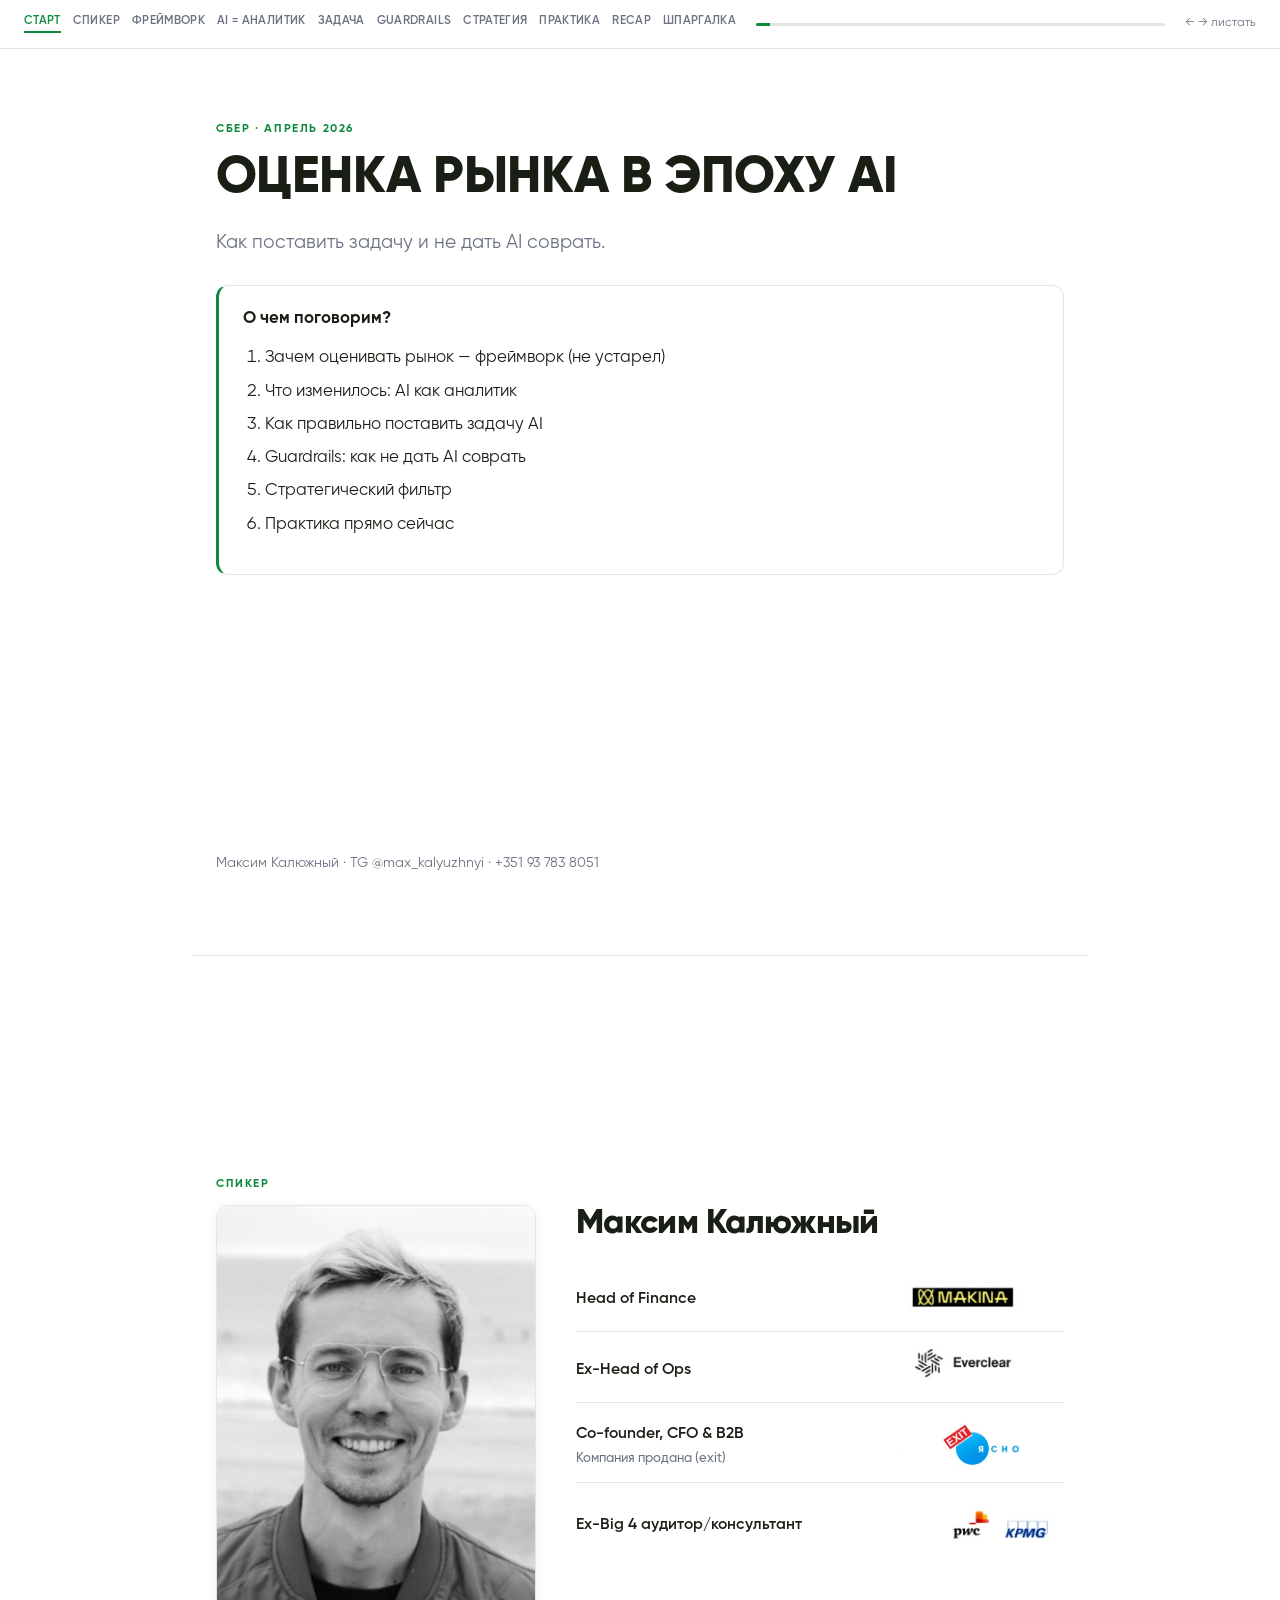
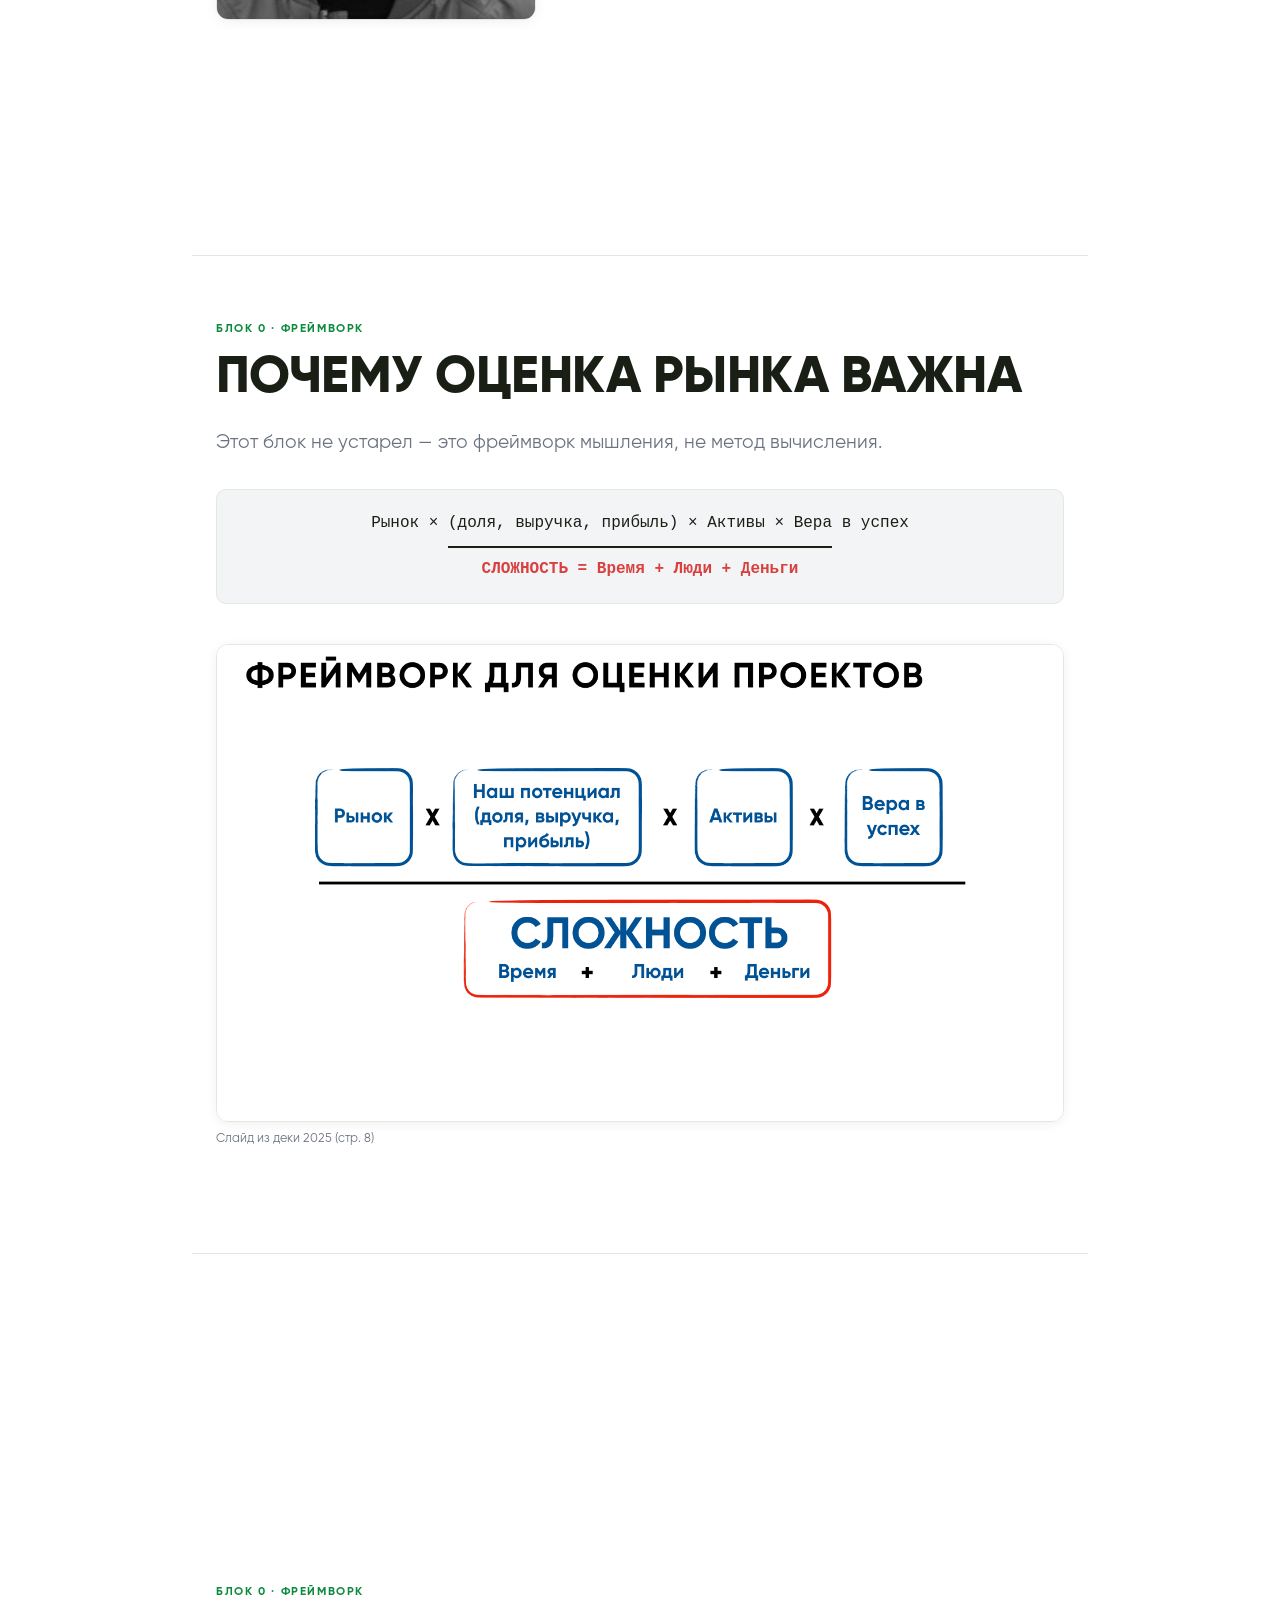
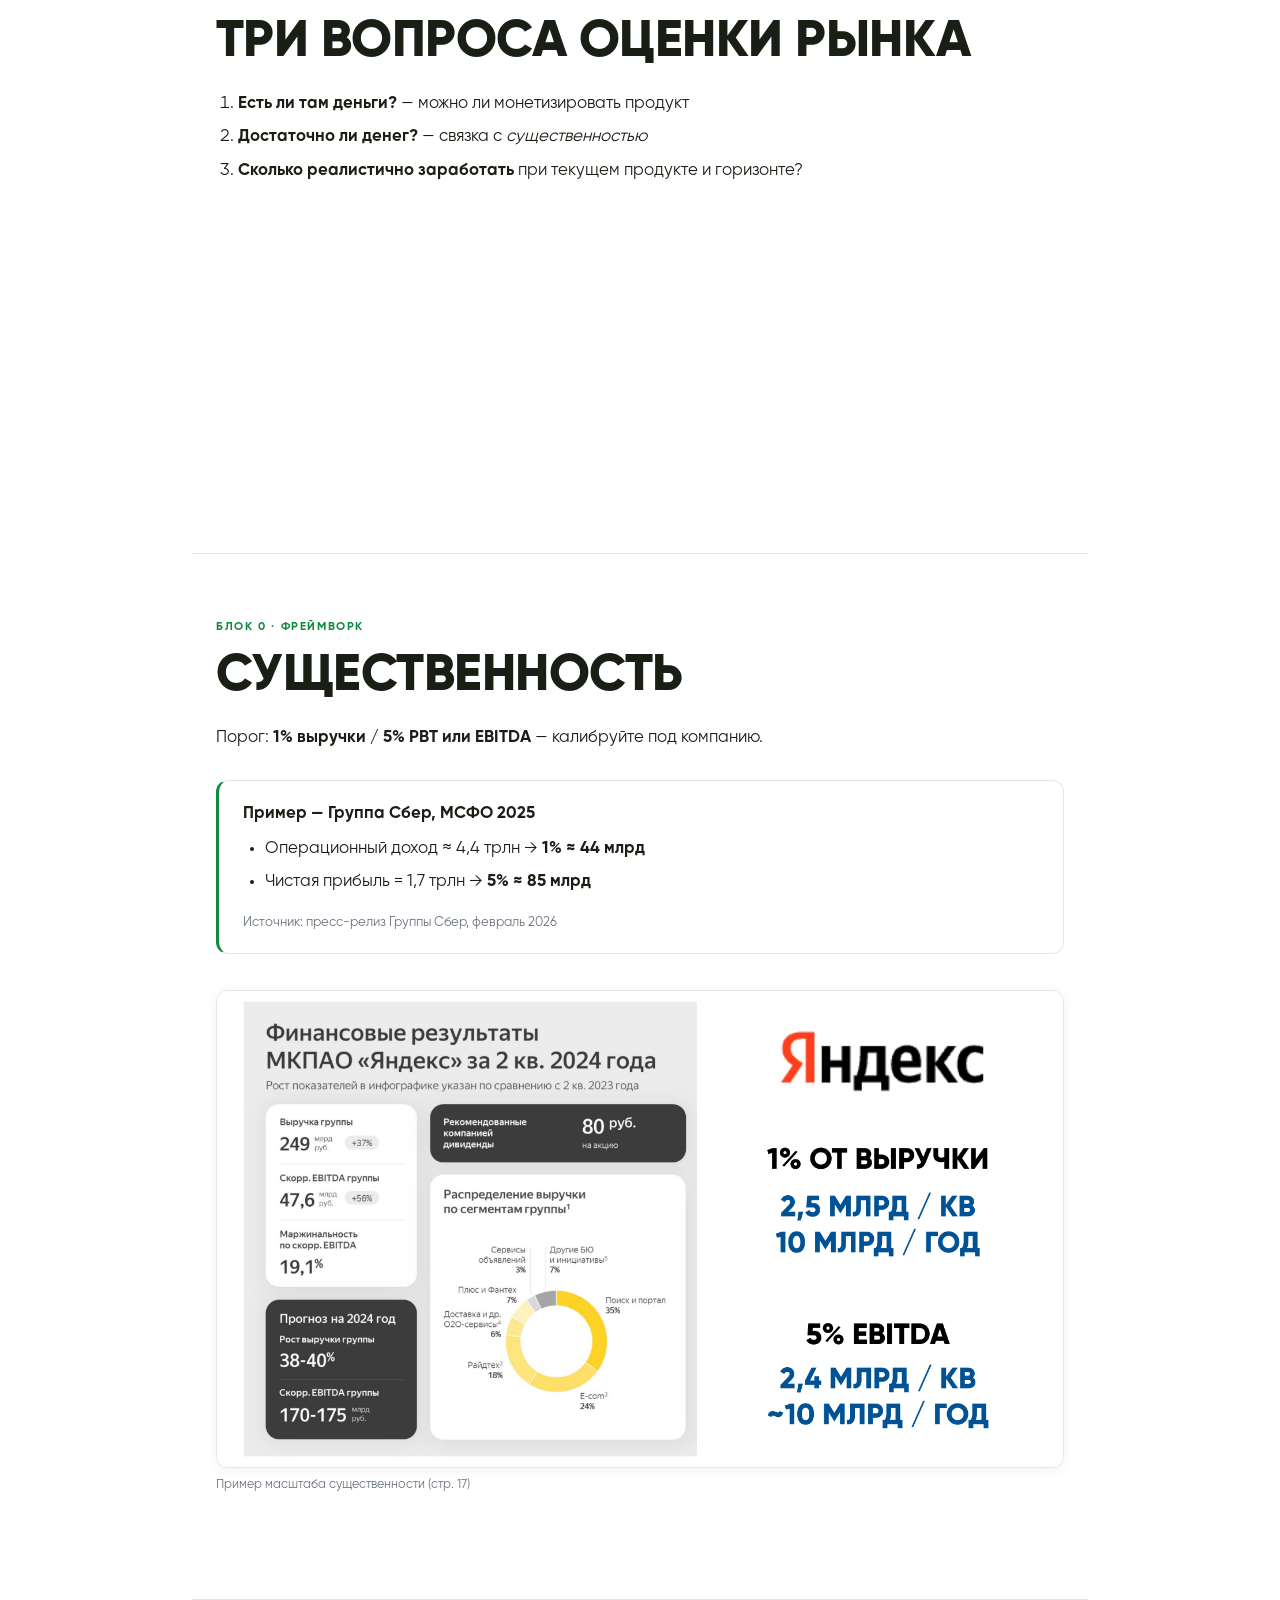
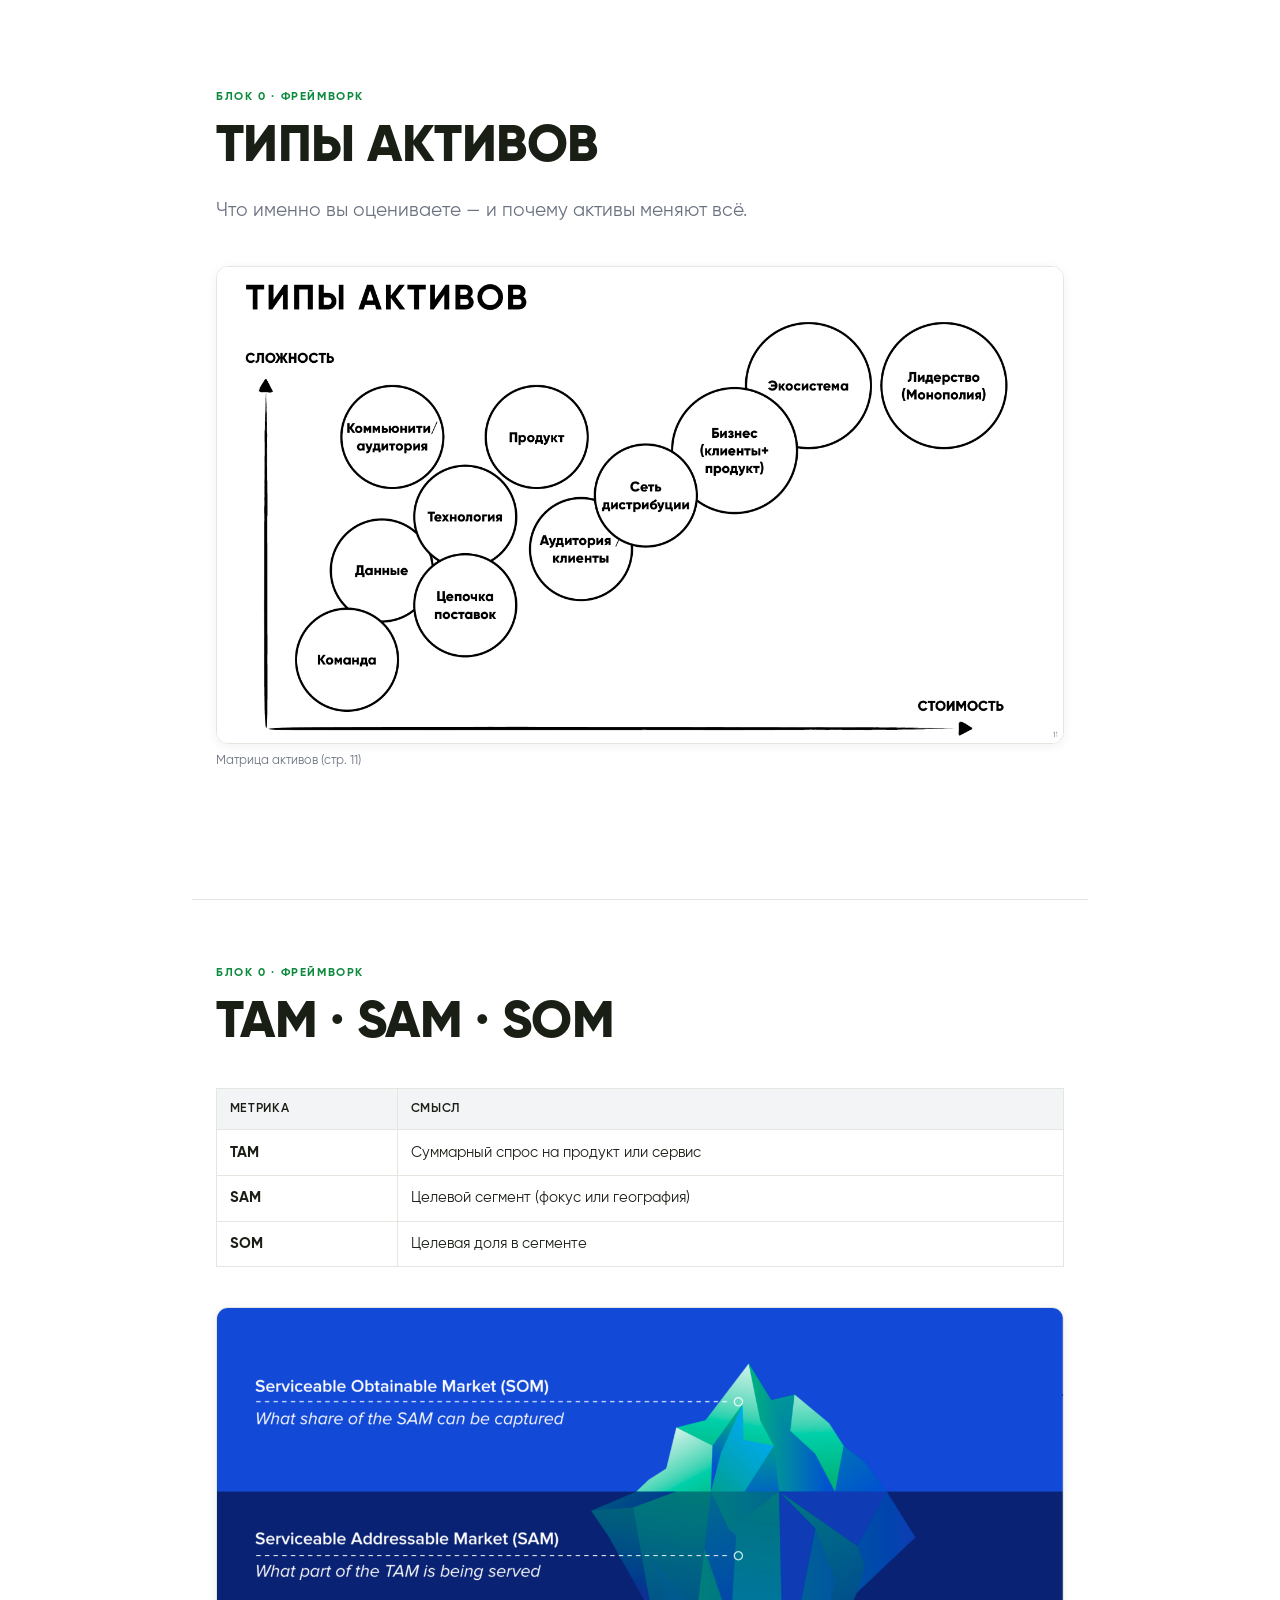
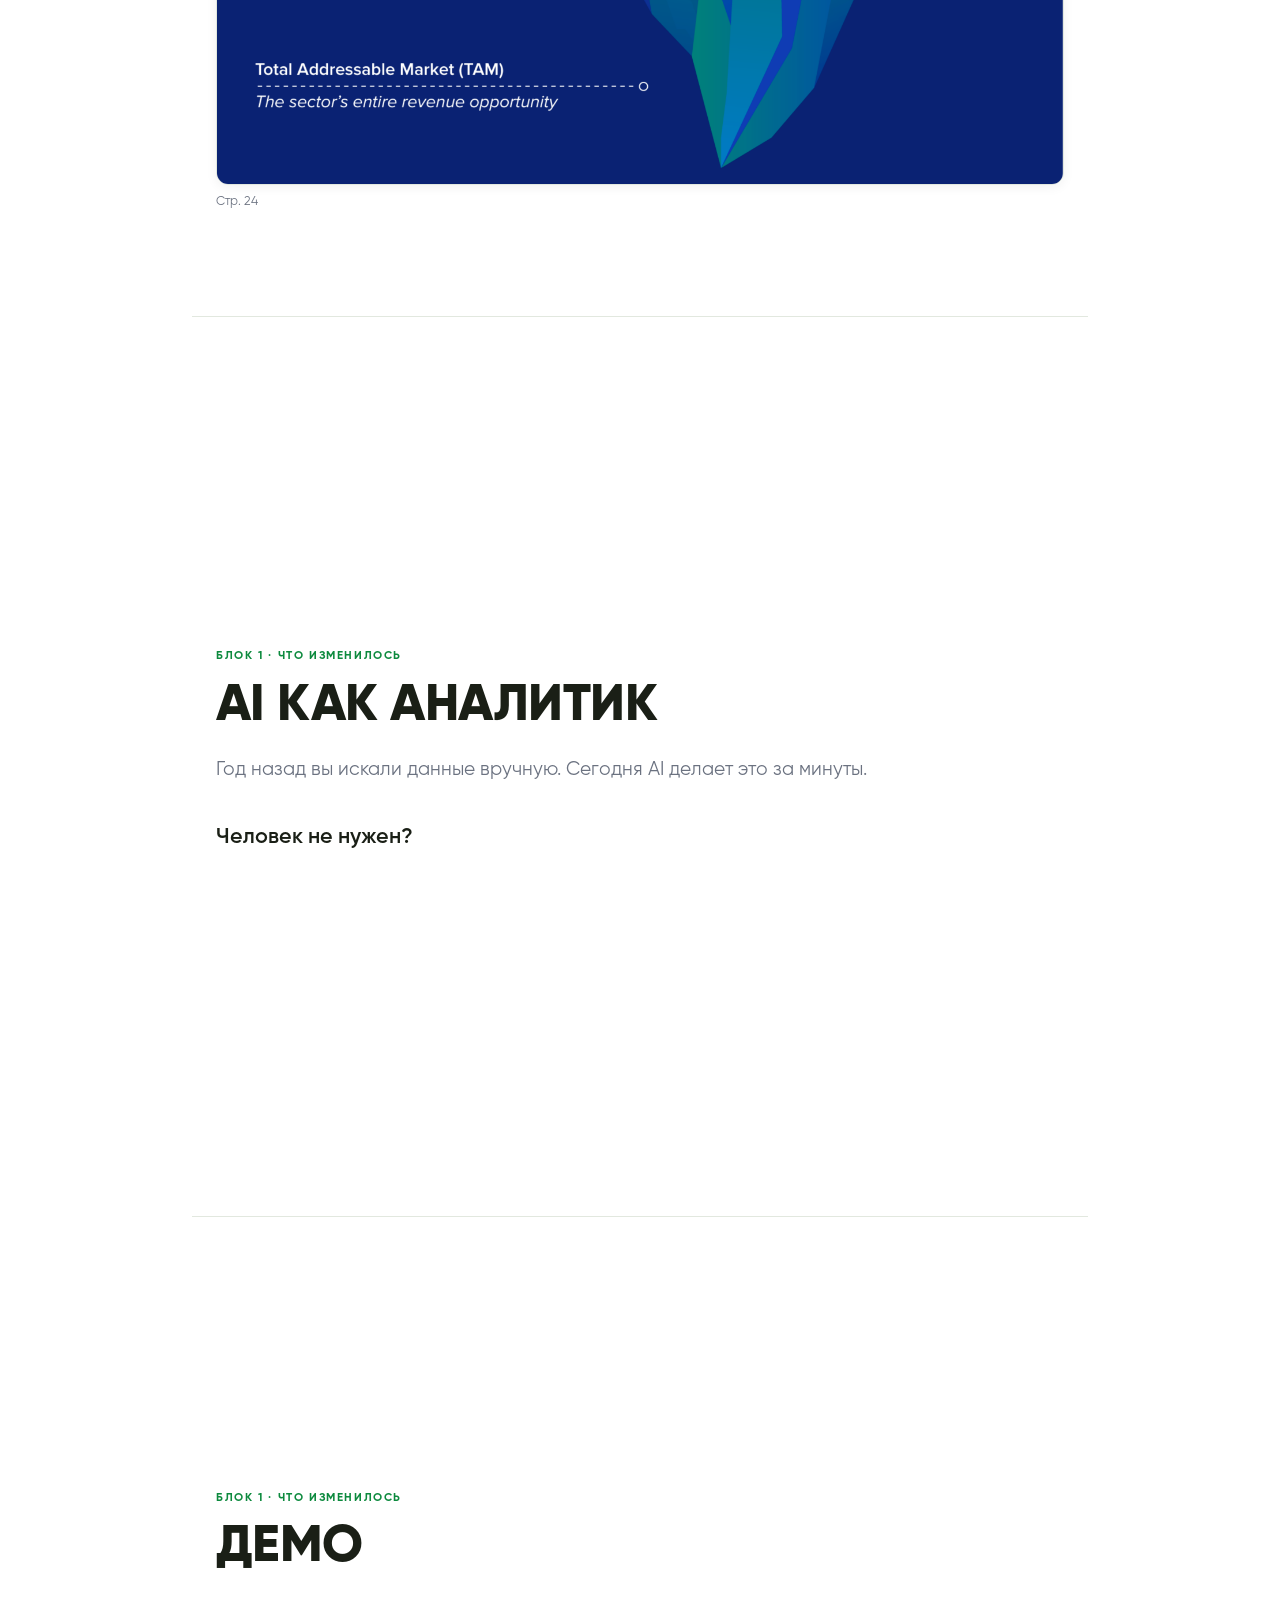
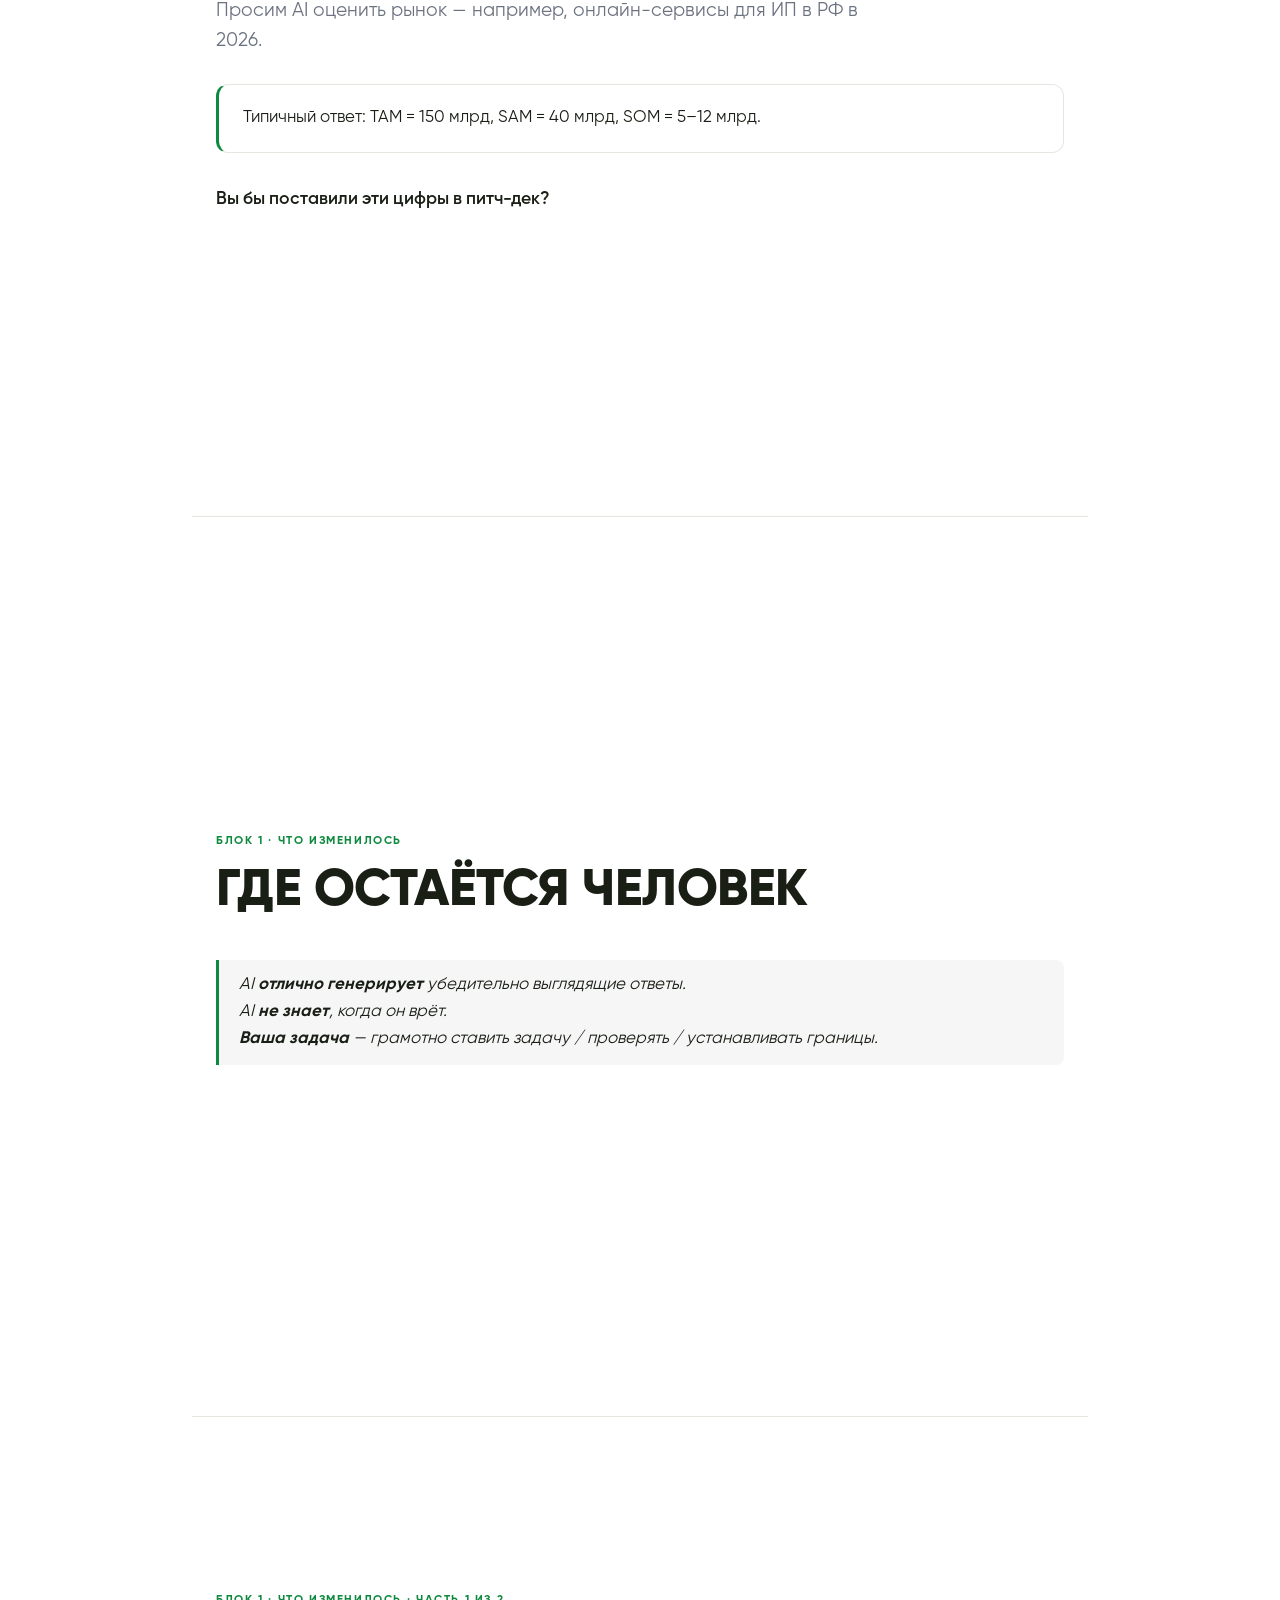
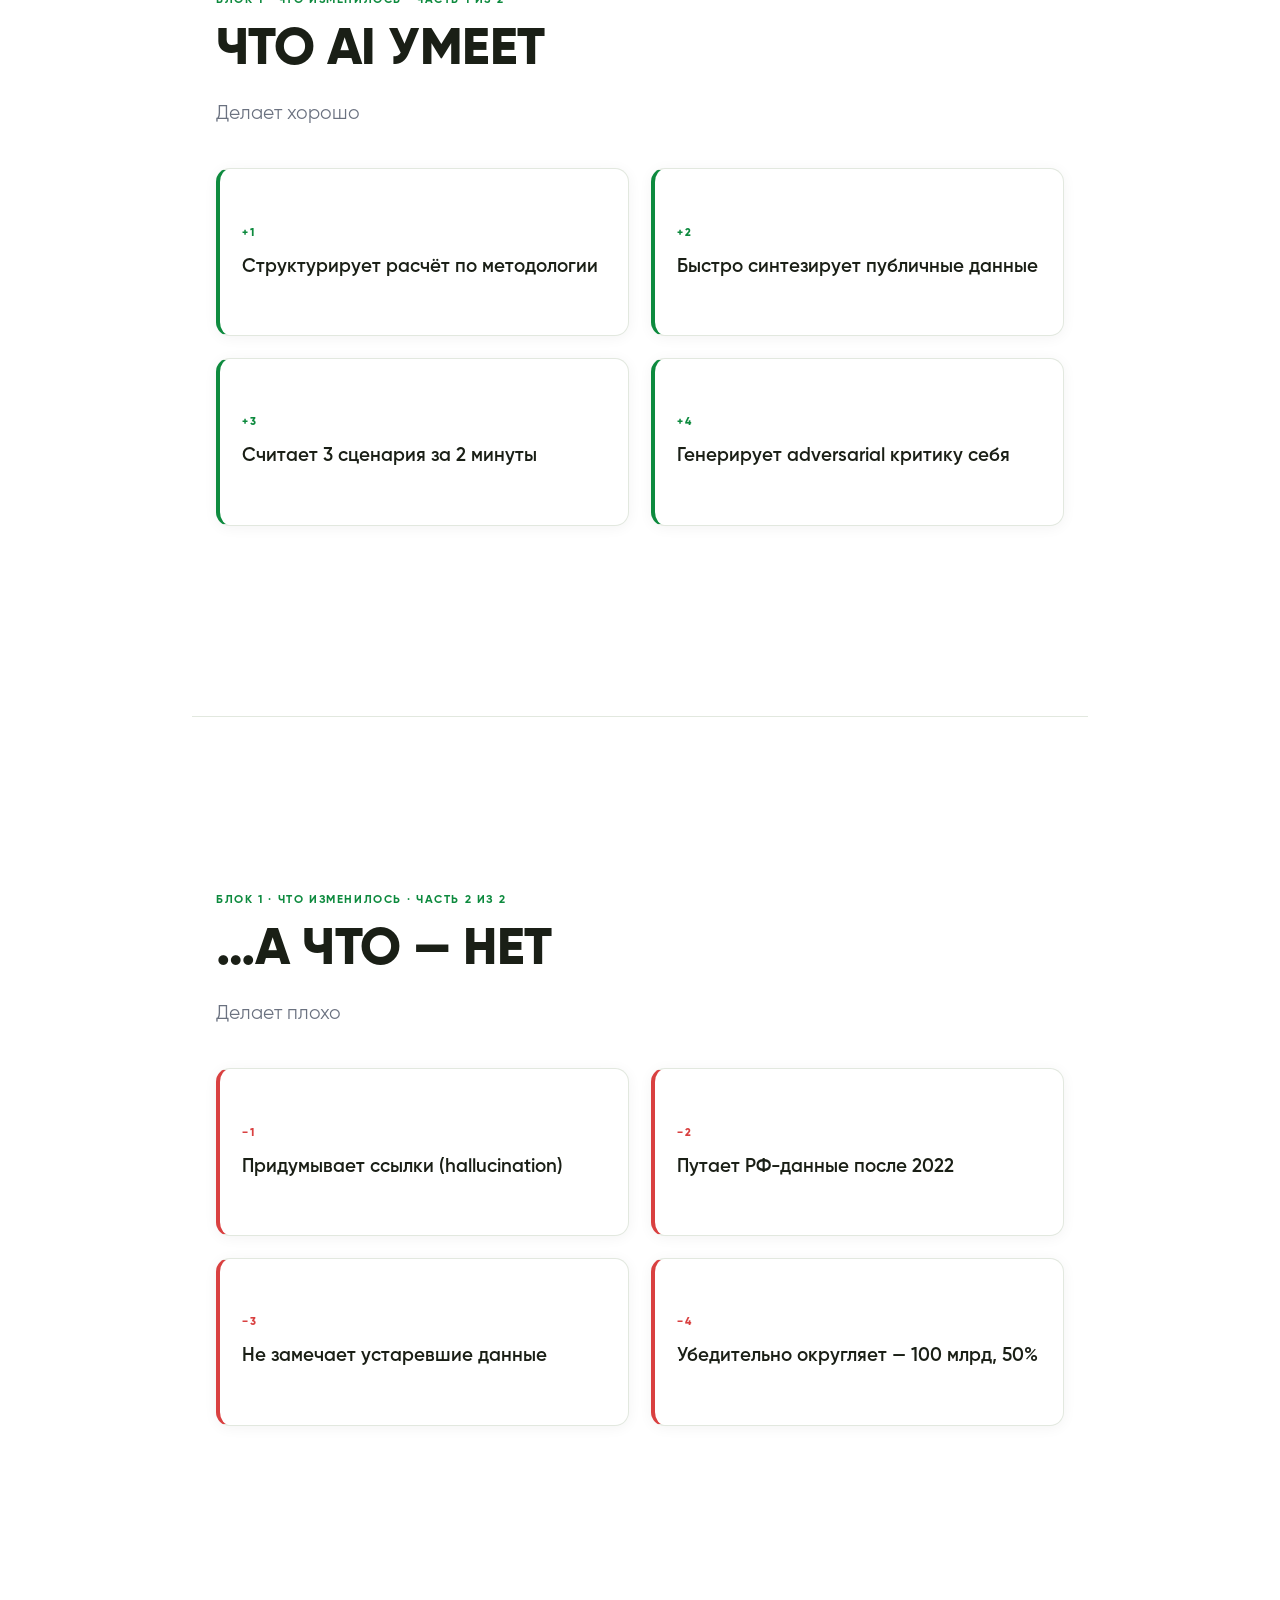
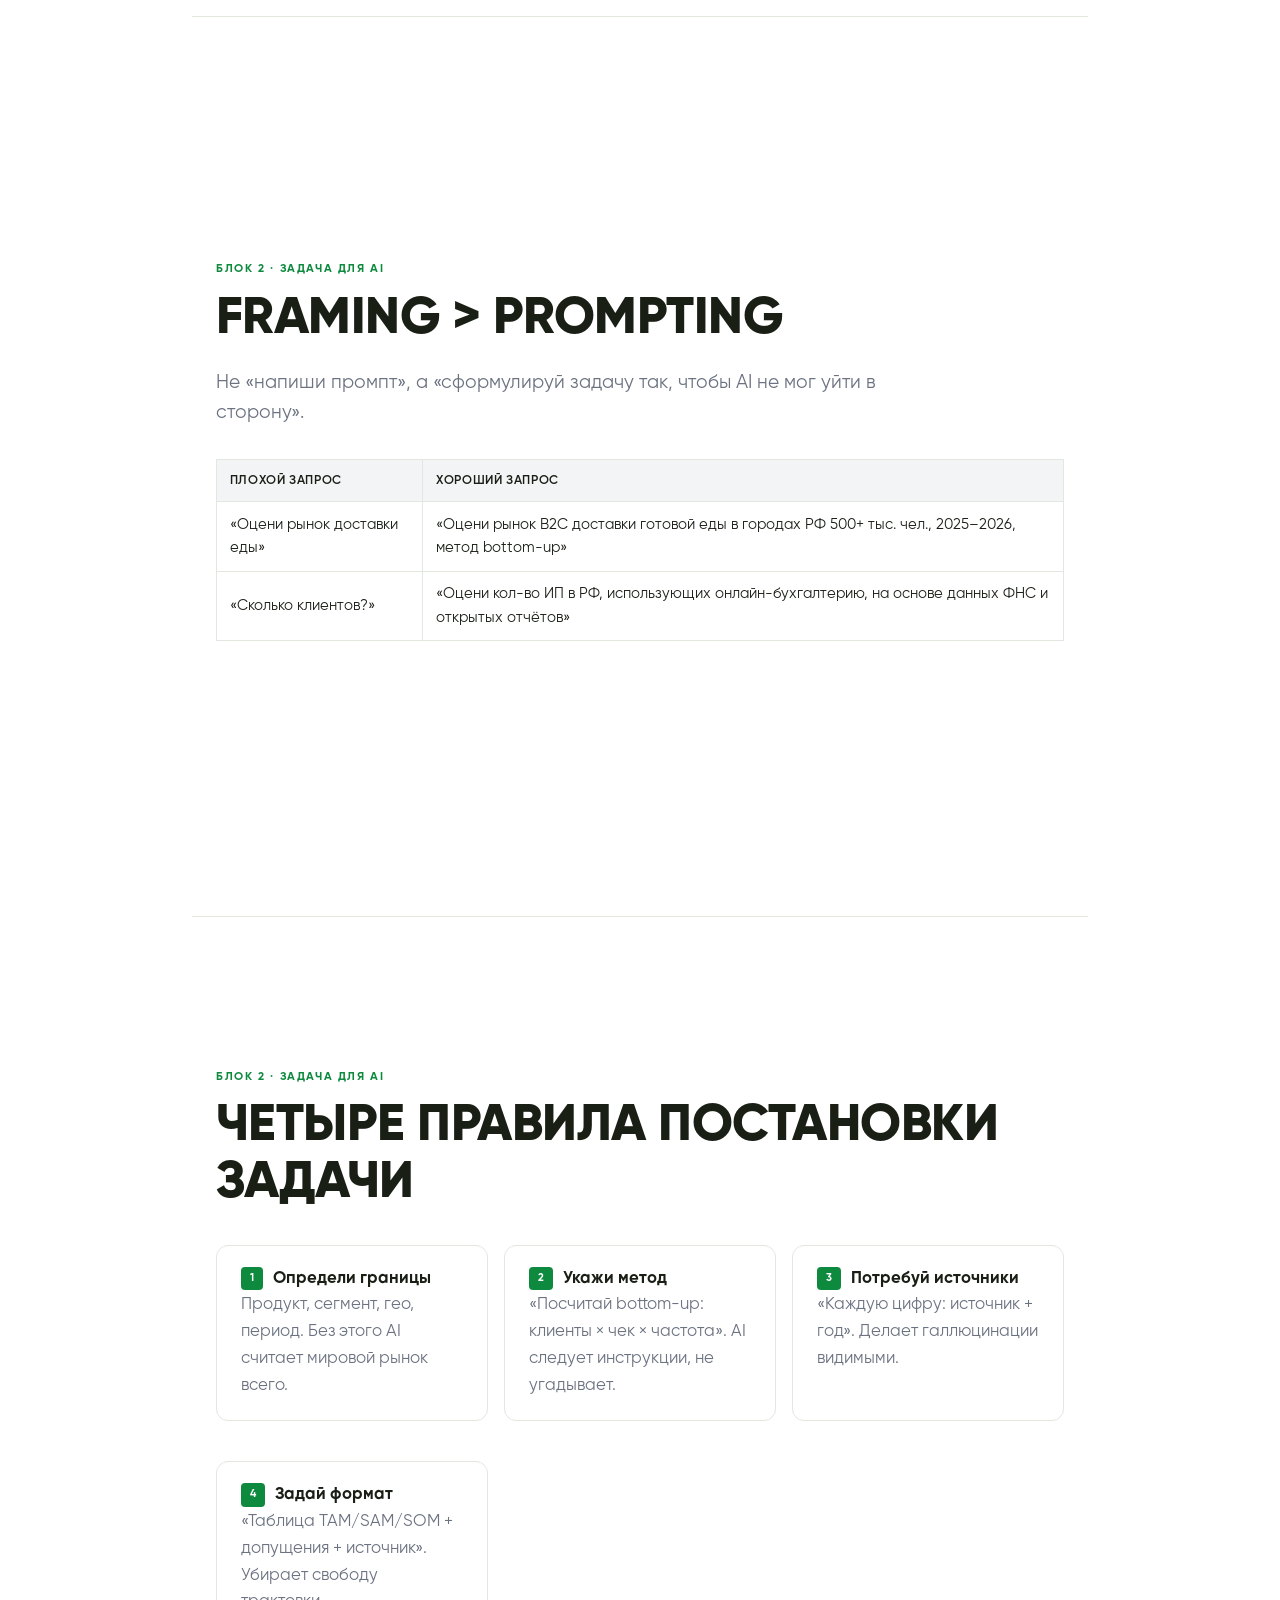
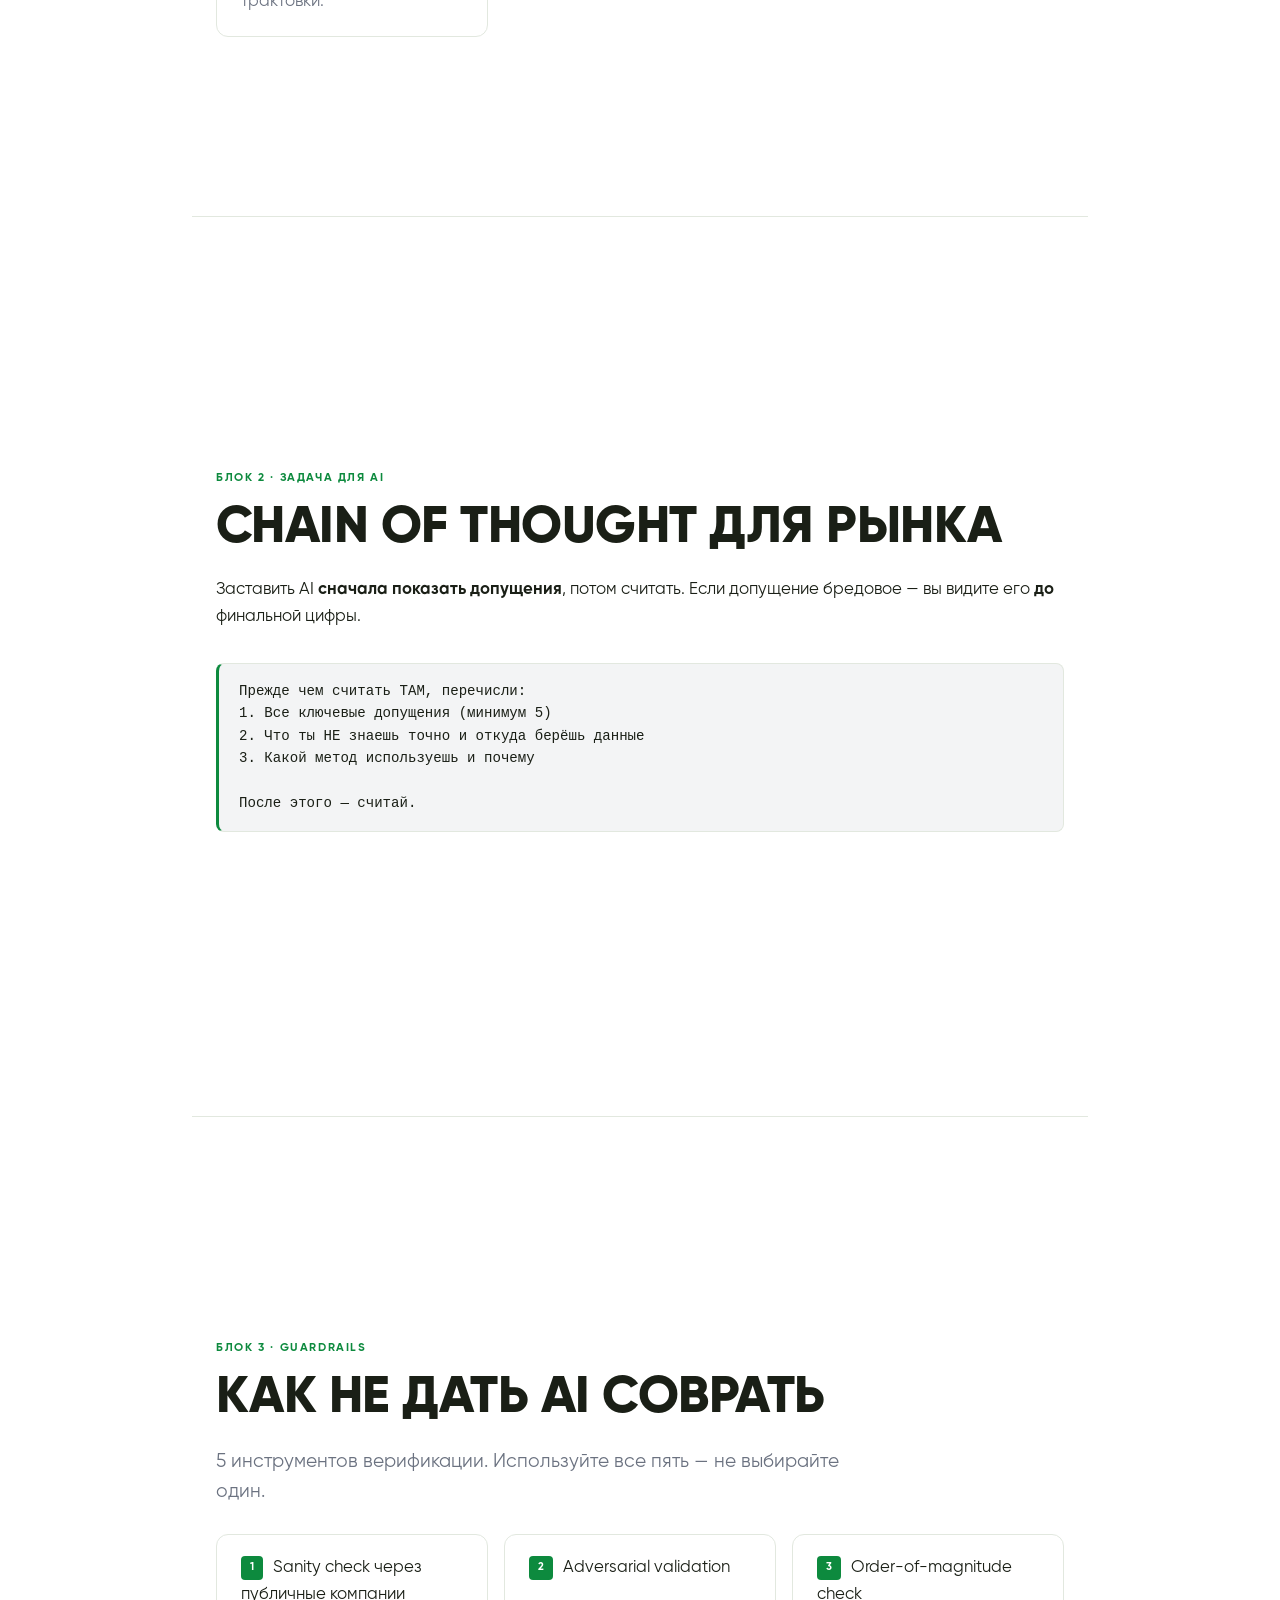
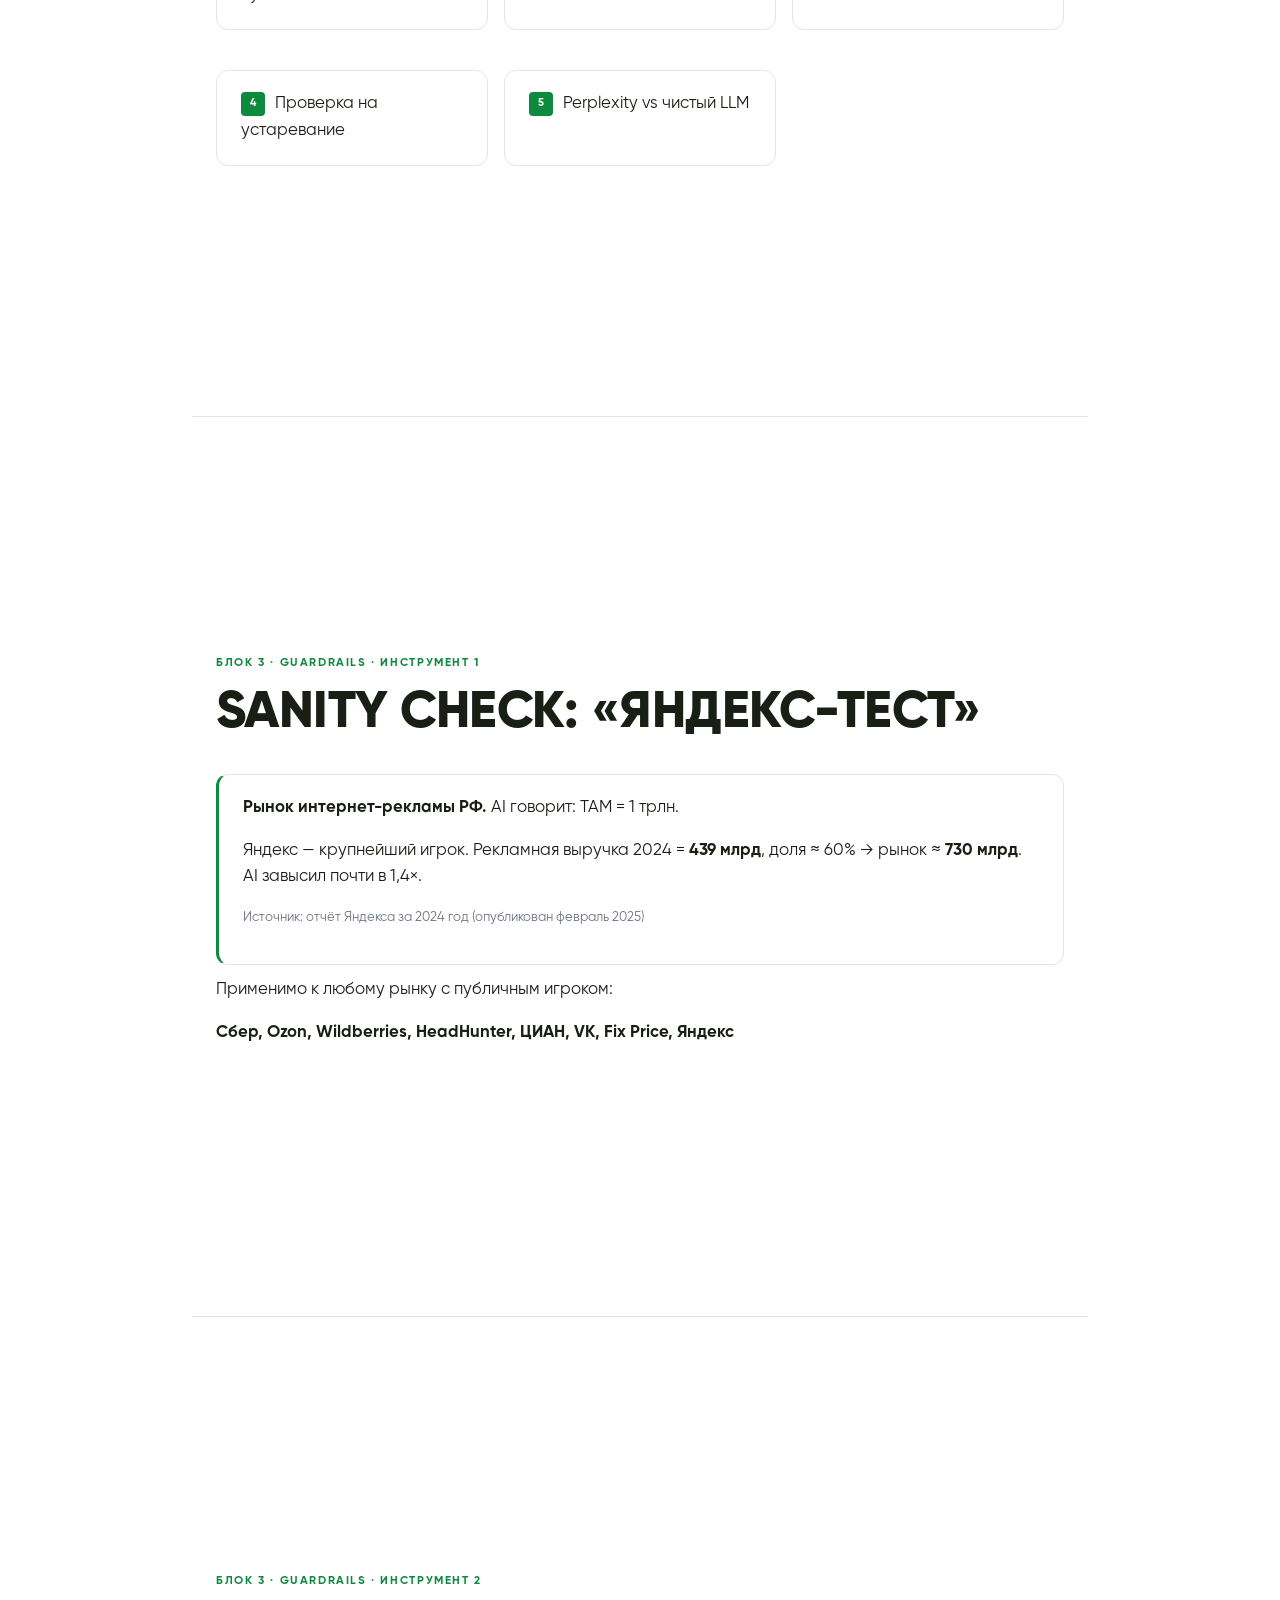
<file: 2026/СБЕР/Сбер_оценка_рынка_2026_lecture.html>
<!DOCTYPE html>
<!-- data-client: sber | vtb | skolkovo | default -->
<html lang="ru" data-client="sber">
<head>
  <meta charset="utf-8" />
  <meta name="viewport" content="width=device-width, initial-scale=1" />
  <title>Оценка рынка в эпоху AI — Сбер 2026</title>
  <link rel="stylesheet" href="../../brand.css" />
  <style>
    * { box-sizing: border-box; }
    html { scroll-behavior: smooth; }

    body {
      margin: 0;
      font-family: var(--brand-font);
      font-size: 1.05rem;
      line-height: 1.6;
      color: var(--brand-text);
      background: var(--brand-bg);
    }

    /* ─── Toolbar ─── */
    .toolbar {
      position: fixed;
      top: 0; left: 0; right: 0;
      z-index: 100;
      display: flex;
      align-items: center;
      gap: 1.25rem;
      padding: 0.65rem 1.5rem;
      background: rgba(255,255,255,0.92);
      backdrop-filter: blur(10px);
      border-bottom: 1px solid var(--brand-border);
      font-size: 0.82rem;
    }

    .toolbar-nav {
      display: flex;
      gap: 0.75rem;
      list-style: none;
      margin: 0; padding: 0;
    }

    .toolbar-nav a {
      color: var(--brand-muted);
      text-decoration: none;
      font-weight: 600;
      letter-spacing: 0.03em;
      text-transform: uppercase;
      font-size: 0.73rem;
      padding: 0.2rem 0;
      border-bottom: 2px solid transparent;
      transition: color 0.15s, border-color 0.15s;
    }

    .toolbar-nav a:hover,
    .toolbar-nav a.active {
      color: var(--brand-accent);
      border-bottom-color: var(--brand-accent);
    }

    .progress {
      flex: 1;
      height: 3px;
      background: var(--brand-border);
      border-radius: 2px;
      overflow: hidden;
    }

    .progress-bar {
      height: 100%;
      width: 0%;
      background: linear-gradient(90deg, var(--brand-accent), var(--brand-success));
      transition: width 0.2s ease;
    }

    .toolbar-hint {
      font-size: 0.75rem;
      color: var(--brand-muted);
      white-space: nowrap;
    }

    /* ─── Sections ─── */
    main { padding-top: 3.5rem; }

    section {
      min-height: 100vh;
      padding: 4rem 1.5rem 5rem;
      display: flex;
      flex-direction: column;
      justify-content: center;
      max-width: 56rem;
      margin: 0 auto;
      border-bottom: 1px solid var(--brand-border);
    }

    section:last-of-type { border-bottom: none; }

    /* ─── Typography ─── */
    .eyebrow {
      font-size: 0.72rem;
      font-weight: 700;
      letter-spacing: 0.14em;
      text-transform: uppercase;
      color: var(--brand-accent);
      margin-bottom: 0.75rem;
    }

    h1 {
      font-size: clamp(2rem, 4.5vw, 3.25rem);
      font-weight: 800;
      text-transform: uppercase;
      letter-spacing: -0.01em;
      line-height: 1.1;
      margin: 0 0 1.25rem;
      color: var(--brand-text);
    }

    h2 {
      font-size: 1.3rem;
      font-weight: 700;
      text-transform: uppercase;
      letter-spacing: 0.03em;
      margin: 2.5rem 0 0.75rem;
      color: var(--brand-text);
    }

    h3 {
      font-size: 1.05rem;
      font-weight: 600;
      margin: 1.5rem 0 0.5rem;
      color: var(--brand-text);
    }

    p { margin: 0 0 1rem; }

    .lead {
      font-size: 1.2rem;
      color: var(--brand-muted);
      max-width: 42rem;
      line-height: 1.55;
    }

    ul, ol {
      margin: 0 0 1rem;
      padding-left: 1.35rem;
    }

    li { margin-bottom: 0.4rem; }

    code {
      font-family: var(--brand-mono);
      font-size: 0.88em;
      background: rgba(26,39,68,0.07);
      border-radius: 4px;
      padding: 0.1em 0.35em;
    }

    pre {
      font-family: var(--brand-mono);
      font-size: 0.88rem;
      background: rgba(26,39,68,0.05);
      border: 1px solid var(--brand-border);
      border-left: 3px solid var(--brand-accent);
      border-radius: 8px;
      padding: 1rem 1.25rem;
      overflow-x: auto;
      margin: 1rem 0;
      white-space: pre-wrap;
    }

    /* ─── Cards ─── */
    .card {
      background: #fff;
      border: 1px solid var(--brand-border);
      border-radius: 12px;
      padding: 1.25rem 1.5rem;
      margin: 0.75rem 0;
    }

    .card-danger { border-left: 3px solid var(--brand-danger); }
    .card-success { border-left: 3px solid var(--brand-success); }
    .card-accent  { border-left: 3px solid var(--brand-accent); }

    .grid2 {
      display: grid;
      gap: 1rem;
      grid-template-columns: repeat(auto-fit, minmax(260px, 1fr));
    }

    /* ─── Tag / badge ─── */
    .tag {
      display: inline-block;
      font-size: 0.68rem;
      font-weight: 700;
      letter-spacing: 0.06em;
      text-transform: uppercase;
      padding: 0.2rem 0.55rem;
      border-radius: 4px;
      margin-right: 0.35rem;
      vertical-align: middle;
    }

    .tag-accent  { background: var(--brand-accent);  color: #fff; }
    .tag-danger  { background: var(--brand-danger);  color: #fff; }
    .tag-success { background: var(--brand-success); color: #fff; }
    .tag-muted   { background: var(--brand-border);  color: var(--brand-muted); }

    /* ─── Formula block ─── */
    .formula {
      font-family: var(--brand-mono);
      font-size: 1rem;
      background: rgba(26,39,68,0.05);
      border: 1px solid var(--brand-border);
      border-radius: 10px;
      padding: 1.25rem 1.5rem;
      text-align: center;
      margin: 1rem 0;
      line-height: 1.7;
    }

    .formula .numerator   { display: block; }
    .formula .divider     { display: block; height: 2px; background: var(--brand-text); margin: 0.5rem auto; max-width: 24rem; }
    .formula .denominator { display: block; color: var(--brand-danger); font-weight: 600; }

    /* ─── Tables ─── */
    table {
      width: 100%;
      border-collapse: collapse;
      font-size: 0.93rem;
      margin: 1rem 0;
    }

    th, td {
      border: 1px solid var(--brand-border);
      padding: 0.65rem 0.8rem;
      text-align: left;
    }

    th {
      background: #f3f4f6;
      font-weight: 600;
      text-transform: uppercase;
      font-size: 0.78rem;
      letter-spacing: 0.05em;
    }

    /* ─── Slide figures ─── */
    .slide-figure {
      margin: 1.5rem 0;
    }

    .slide-figure img {
      width: 100%;
      max-width: 56rem;
      height: auto;
      border-radius: 12px;
      border: 1px solid var(--brand-border);
      display: block;
      box-shadow: 0 2px 12px rgba(0,0,0,0.06);
    }

    .slide-figure figcaption {
      font-size: 0.78rem;
      color: var(--brand-muted);
      margin-top: 0.45rem;
    }

    /* ─── Checklist ─── */
    .checklist {
      list-style: none;
      padding: 0;
      margin: 0.5rem 0 1rem;
    }

    .checklist li {
      display: flex;
      align-items: flex-start;
      gap: 0.65rem;
      margin-bottom: 0.6rem;
      font-size: 0.95rem;
    }

    .checklist li::before {
      content: "□";
      font-size: 1.1rem;
      color: var(--brand-danger);
      flex-shrink: 0;
      line-height: 1.3;
    }

    /* ─── Blockquote ─── */
    blockquote {
      border-left: 3px solid var(--brand-accent);
      margin: 1.25rem 0;
      padding: 0.75rem 1.25rem;
      background: rgba(26,39,68,0.04);
      border-radius: 0 8px 8px 0;
      font-style: italic;
      color: var(--brand-text);
    }

    /* ─── Footer ─── */
    .footer-strip {
      margin-top: auto;
      padding-top: 2rem;
      font-size: 0.88rem;
      color: var(--brand-muted);
    }

    /* ─── Speaker bio (photo + logos from source; typography native) ─── */
    section#bio h1.bio-name {
      text-transform: none;
      font-size: clamp(1.65rem, 3.2vw, 2.15rem);
      font-weight: 800;
      letter-spacing: -0.02em;
      margin: 0 0 0.35rem;
    }

    .bio-name-ru {
      color: var(--brand-muted);
      font-size: 1rem;
      font-weight: 500;
      margin: 0 0 1.5rem;
    }

    .bio-grid {
      display: grid;
      grid-template-columns: minmax(200px, 320px) 1fr;
      gap: 2rem 2.5rem;
      align-items: start;
      width: 100%;
    }

    @media (max-width: 720px) {
      .bio-grid { grid-template-columns: 1fr; }
    }

    /* Keep portrait aspect ratio — grid/flex can otherwise stretch the img */
    .bio-photo-wrap {
      align-self: start;
      justify-self: start;
      width: 100%;
      max-width: 320px;
      line-height: 0;
    }

    .bio-photo {
      display: block;
      width: 100%;
      height: auto;
      max-width: 320px;
      aspect-ratio: 789 / 1024;
      object-fit: contain;
      object-position: top center;
      border-radius: 12px;
      border: 1px solid var(--brand-border);
      box-shadow: 0 2px 12px rgba(0,0,0,0.06);
    }

    .bio-list {
      list-style: none;
      padding: 0;
      margin: 0;
    }

    .bio-row {
      display: flex;
      align-items: center;
      justify-content: space-between;
      gap: 1rem 1.5rem;
      flex-wrap: wrap;
      padding: 0.7rem 0;
      border-bottom: 1px solid var(--brand-border);
    }

    .bio-row:last-child { border-bottom: none; }

    .bio-role {
      font-weight: 600;
      font-size: 0.98rem;
      color: var(--brand-text);
      flex: 1 1 12rem;
      line-height: 1.45;
    }

    .bio-role-note {
      display: block;
      font-size: 0.82rem;
      font-weight: 500;
      color: var(--brand-muted);
      margin-top: 0.2rem;
    }

    .bio-logo {
      height: clamp(1.85rem, 3.5vw, 2.6rem);
      width: auto;
      max-width: min(280px, 48vw);
      object-fit: contain;
      object-position: right center;
      flex-shrink: 0;
    }

    .bio-logo--tall {
      height: clamp(2.25rem, 4vw, 3.1rem);
    }

    /* ─── Red flags: large tile cards (multi-slide) ─── */
    .flag-grid {
      display: grid;
      grid-template-columns: repeat(auto-fit, minmax(260px, 1fr));
      gap: 1.35rem;
      margin-top: 1.5rem;
      width: 100%;
    }

    @media (min-width: 900px) {
      .flag-grid { grid-template-columns: repeat(3, 1fr); }
      .flag-grid--two { grid-template-columns: repeat(2, 1fr); }
    }

    @media (max-width: 899px) {
      .flag-grid--two { grid-template-columns: 1fr; }
    }

    /* 2×2 grid for four tiles */
    .flag-grid--quad {
      grid-template-columns: repeat(2, 1fr);
    }

    @media (max-width: 520px) {
      .flag-grid--quad { grid-template-columns: 1fr; }
    }

    .flag-tile {
      background: #fff;
      border: 1px solid var(--brand-border);
      border-radius: 14px;
      padding: 1.5rem 1.4rem;
      min-height: 10.5rem;
      display: flex;
      flex-direction: column;
      justify-content: center;
      border-left: 4px solid var(--brand-danger);
      box-shadow: 0 2px 14px rgba(0,0,0,0.05);
    }

    .flag-tile-num {
      font-size: 0.68rem;
      font-weight: 800;
      letter-spacing: 0.14em;
      text-transform: uppercase;
      color: var(--brand-danger);
      margin-bottom: 0.65rem;
    }

    .flag-tile p {
      margin: 0;
      font-size: clamp(1.02rem, 1.9vw, 1.18rem);
      line-height: 1.45;
      font-weight: 600;
      color: var(--brand-text);
    }

    .flag-tile .flag-arrow {
      color: var(--brand-muted);
      font-weight: 600;
    }

    .flag-footer-note {
      margin-top: 2rem;
      font-size: 0.95rem;
      color: var(--brand-muted);
      line-height: 1.5;
      max-width: 40rem;
    }

    /* Green tiles (AI strengths) — same geometry as .flag-tile */
    .flag-tile--good {
      border-left-color: var(--brand-success);
    }

    .flag-tile--good .flag-tile-num {
      color: var(--brand-success);
    }

    /* Do / Don't paired rows */
    .do-pair-grid {
      display: flex;
      flex-direction: column;
      gap: 1.15rem;
      margin-top: 1.25rem;
      width: 100%;
    }

    .do-pair {
      display: grid;
      grid-template-columns: 1fr 1fr;
      gap: 1.15rem;
      align-items: stretch;
    }

    @media (max-width: 800px) {
      .do-pair { grid-template-columns: 1fr; }
    }

    .do-tile {
      background: #fff;
      border: 1px solid var(--brand-border);
      border-radius: 14px;
      padding: 1.35rem 1.3rem;
      min-height: 5.5rem;
      display: flex;
      flex-direction: column;
      justify-content: center;
      box-shadow: 0 2px 12px rgba(0,0,0,0.04);
      font-size: clamp(0.98rem, 1.7vw, 1.08rem);
      font-weight: 600;
      line-height: 1.45;
    }

    .do-tile--yes {
      border-left: 4px solid var(--brand-success);
    }

    .do-tile--no {
      border-left: 4px solid var(--brand-danger);
    }

    .do-tile-label {
      font-size: 0.65rem;
      font-weight: 800;
      letter-spacing: 0.12em;
      text-transform: uppercase;
      margin-bottom: 0.45rem;
    }

    .do-tile--yes .do-tile-label { color: var(--brand-success); }
    .do-tile--no .do-tile-label { color: var(--brand-danger); }

    /* Do-only / Don't-only columns (no pairing) */
    .do-stack {
      display: grid;
      grid-template-columns: repeat(auto-fit, minmax(240px, 1fr));
      gap: 1.1rem;
      margin-top: 1rem;
      width: 100%;
    }

    .do-stack .do-tile {
      min-height: 4.5rem;
    }

    .do-stack .do-tile--yes .do-tile-label,
    .do-stack .do-tile--no .do-tile-label {
      display: none;
    }

    /* ─── Print ─── */
    @media print {
      .toolbar { position: static; }
      main { padding-top: 0; }
      section { min-height: auto; page-break-inside: avoid; }
    }
  </style>
</head>
<body>

<div class="toolbar" role="navigation" aria-label="Навигация">
  <ul class="toolbar-nav" id="navLinks">
    <li><a href="#intro">Старт</a></li>
    <li><a href="#bio">Спикер</a></li>
    <li><a href="#framework">Фреймворк</a></li>
    <li><a href="#changed">AI = аналитик</a></li>
    <li><a href="#framing">Задача</a></li>
    <li><a href="#guardrails">Guardrails</a></li>
    <li><a href="#strategy">Стратегия</a></li>
    <li><a href="#practice">Практика</a></li>
    <li><a href="#recap">Recap</a></li>
    <li><a href="#cheat-sheet">Шпаргалка</a></li>
  </ul>
  <div class="progress" aria-hidden="true"><div class="progress-bar" id="progressBar"></div></div>
  <span class="toolbar-hint">← → листать</span>
</div>

<main>

  <!-- 1 ══ INTRO -->
  <section id="intro">
    <span class="eyebrow">Сбер · апрель 2026</span>
    <h1>Оценка рынка в эпоху AI</h1>
    <p class="lead">Как поставить задачу и не дать AI соврать.</p>
    <div class="card card-accent">
      <strong>О чем поговорим?</strong>
      <ol style="margin-top:0.75rem;">
        <li>Зачем оценивать рынок — фреймворк (не устарел)</li>
        <li>Что изменилось: AI как аналитик</li>
        <li>Как правильно поставить задачу AI</li>
        <li>Guardrails: как не дать AI соврать</li>
        <li>Стратегический фильтр</li>
        <li>Практика прямо сейчас</li>
      </ol>
    </div>
    <div class="footer-strip">Максим Калюжный · TG @max_kalyuzhnyi · +351 93 783 8051</div>
  </section>

  <!-- 1b ══ SPEAKER BIO -->
  <section id="bio">
    <span class="eyebrow">Спикер</span>
    <div class="bio-grid">
      <div class="bio-photo-wrap">
        <img class="bio-photo" src="lecture_assets/speaker-photo.png" alt="" width="789" height="1024" loading="eager" decoding="async" />
      </div>
      <div class="bio-copy">
        <h1 class="bio-name">Максим Калюжный</h1>
        <p class="bio-name-ru"></p>
        <ul class="bio-list">
          <li class="bio-row">
            <span class="bio-role">Head of Finance</span>
            <img class="bio-logo" src="lecture_assets/logo-makina.png" alt="Makina" width="313" height="54" loading="lazy" decoding="async" />
          </li>
          <li class="bio-row">
            <span class="bio-role">Ex-Head of Ops</span>
            <img class="bio-logo" src="lecture_assets/logo-everclear.png" alt="Everclear" width="313" height="54" loading="lazy" decoding="async" />
          </li>
          <li class="bio-row">
            <span class="bio-role">
              Co-founder, CFO &amp; B2B
              <span class="bio-role-note">Компания продана (exit)</span>
            </span>
            <img class="bio-logo bio-logo--tall" src="lecture_assets/logo-yasno.png" alt="Ясно" width="288" height="85" loading="lazy" decoding="async" />
          </li>
          <li class="bio-row">
            <span class="bio-role">Ex-Big 4 аудитор/консультант</span>
            <img class="bio-logo bio-logo--tall" src="lecture_assets/logo-big4.png" alt="PwC, KPMG" width="313" height="103" loading="lazy" decoding="async" />
          </li>
        </ul>
      </div>
    </div>
  </section>

  <!-- 2 ══ FRAMEWORK: зачем -->
  <section id="framework">
    <span class="eyebrow">Блок 0 · Фреймворк</span>
    <h1>Почему оценка рынка важна</h1>
    <p class="lead">Этот блок не устарел — это фреймворк мышления, не метод вычисления.</p>
    <div class="formula">
      <span class="numerator">Рынок × (доля, выручка, прибыль) × Активы × Вера в успех</span>
      <span class="divider"></span>
      <span class="denominator">СЛОЖНОСТЬ = Время + Люди + Деньги</span>
    </div>
    <figure class="slide-figure">
      <img src="lecture_assets/slide-08.png" alt="Фреймворк оценки проектов" width="1920" height="1080" loading="lazy" decoding="async" />
      <figcaption>Слайд из деки 2025 (стр. 8)</figcaption>
    </figure>
  </section>

  <!-- 3 ══ FRAMEWORK: три вопроса -->
  <section id="three-questions">
    <span class="eyebrow">Блок 0 · Фреймворк</span>
    <h1>Три вопроса оценки рынка</h1>
    <ol>
      <li><strong>Есть ли там деньги?</strong> — можно ли монетизировать продукт</li>
      <li><strong>Достаточно ли денег?</strong> — связка с <em>существенностью</em></li>
      <li><strong>Сколько реалистично заработать</strong> при текущем продукте и горизонте?</li>
    </ol>
  </section>

  <!-- 4 ══ FRAMEWORK: существенность -->
  <section id="materiality">
    <span class="eyebrow">Блок 0 · Фреймворк</span>
    <h1>Существенность</h1>
    <p>Порог: <strong>1% выручки / 5% PBT или EBITDA</strong> — калибруйте под компанию.</p>
    <div class="card card-accent">
      <strong>Пример — Группа Сбер, МСФО 2025</strong>
      <ul style="margin-top:0.5rem;">
        <li>Операционный доход ≈ 4,4 трлн → <strong>1% ≈ 44 млрд</strong></li>
        <li>Чистая прибыль = 1,7 трлн → <strong>5% ≈ 85 млрд</strong></li>
      </ul>
      <p style="margin:0.5rem 0 0;font-size:0.82rem;color:var(--brand-muted);">Источник: пресс-релиз Группы Сбер, февраль 2026</p>
    </div>
    <figure class="slide-figure">
      <img src="lecture_assets/slide-17.png" alt="Иллюстрация порогов 1% и 5%" width="1920" height="1080" loading="lazy" decoding="async" />
      <figcaption>Пример масштаба существенности (стр. 17)</figcaption>
    </figure>
  </section>

  <!-- 5 ══ FRAMEWORK: активы -->
  <section id="assets">
    <span class="eyebrow">Блок 0 · Фреймворк</span>
    <h1>Типы активов</h1>
    <p class="lead">Что именно вы оцениваете — и почему активы меняют всё.</p>
    <figure class="slide-figure">
      <img src="lecture_assets/slide-11.png" alt="Типы активов — ось сложность × стоимость" width="1920" height="1080" loading="lazy" decoding="async" />
      <figcaption>Матрица активов (стр. 11)</figcaption>
    </figure>
  </section>

  <!-- 6 ══ FRAMEWORK: TAM/SAM/SOM -->
  <section id="tam">
    <span class="eyebrow">Блок 0 · Фреймворк</span>
    <h1>TAM · SAM · SOM</h1>
    <table>
      <thead><tr><th>Метрика</th><th>Смысл</th></tr></thead>
      <tbody>
        <tr><td><strong>TAM</strong></td><td>Суммарный спрос на продукт или сервис</td></tr>
        <tr><td><strong>SAM</strong></td><td>Целевой сегмент (фокус или география)</td></tr>
        <tr><td><strong>SOM</strong></td><td>Целевая доля в сегменте</td></tr>
      </tbody>
    </table>
    <figure class="slide-figure">
      <img src="lecture_assets/slide-24.png" alt="TAM / SAM / SOM" width="1920" height="1080" loading="lazy" decoding="async" />
      <figcaption>Стр. 24</figcaption>
    </figure>
  </section>

  <!-- 7a ══ CHANGED: контекст -->
  <section id="changed">
    <span class="eyebrow">Блок 1 · Что изменилось</span>
    <h1>AI как аналитик</h1>
    <p class="lead">Год назад вы искали данные вручную. Сегодня AI делает это за минуты.</p>
    <p class="lead" style="margin-top:1.25rem;font-size:1.35rem;color:var(--brand-text);font-weight:600;">Человек не нужен?</p>
  </section>

  <!-- 7b ══ CHANGED: демо -->
  <section id="changed-demo">
    <span class="eyebrow">Блок 1 · Что изменилось</span>
    <h1>Демо</h1>
    <p class="lead">Просим AI оценить рынок — например, онлайн-сервисы для ИП в РФ в 2026.</p>
    <div class="card card-accent">
      <p style="margin:0;">Типичный ответ: TAM = 150 млрд, SAM = 40 млрд, SOM = 5–12 млрд.</p>
    </div>
    <p style="margin-top:1.25rem;font-size:1.1rem;font-weight:600;">Вы бы поставили эти цифры в питч-дек?</p>
  </section>

  <!-- 7c ══ CHANGED: вывод -->
  <section id="changed-takeaway">
    <span class="eyebrow">Блок 1 · Что изменилось</span>
    <h1>Где остаётся человек</h1>
    <blockquote>
      AI <strong>отлично генерирует</strong> убедительно выглядящие ответы.<br />
      AI <strong>не знает</strong>, когда он врёт.<br />
      <strong>Ваша задача</strong> — грамотно ставить задачу / проверять / устанавливать границы.
    </blockquote>
  </section>

  <!-- 8a–b ══ CHANGED: что AI умеет / а что — нет (2 слайда) -->
  <section id="ai-good-bad">
    <span class="eyebrow">Блок 1 · Что изменилось · часть 1 из 2</span>
    <h1>Что AI умеет</h1>
    <p class="lead">Делает хорошо</p>
    <div class="flag-grid flag-grid--quad">
      <article class="flag-tile flag-tile--good">
        <span class="flag-tile-num">+1</span>
        <p>Структурирует расчёт по методологии</p>
      </article>
      <article class="flag-tile flag-tile--good">
        <span class="flag-tile-num">+2</span>
        <p>Быстро синтезирует публичные данные</p>
      </article>
      <article class="flag-tile flag-tile--good">
        <span class="flag-tile-num">+3</span>
        <p>Считает 3 сценария за 2 минуты</p>
      </article>
      <article class="flag-tile flag-tile--good">
        <span class="flag-tile-num">+4</span>
        <p>Генерирует adversarial критику себя</p>
      </article>
    </div>
  </section>

  <section id="ai-good-bad-2">
    <span class="eyebrow">Блок 1 · Что изменилось · часть 2 из 2</span>
    <h1>…а что — нет</h1>
    <p class="lead">Делает плохо</p>
    <div class="flag-grid flag-grid--quad">
      <article class="flag-tile">
        <span class="flag-tile-num">−1</span>
        <p>Придумывает ссылки (hallucination)</p>
      </article>
      <article class="flag-tile">
        <span class="flag-tile-num">−2</span>
        <p>Путает РФ-данные после 2022</p>
      </article>
      <article class="flag-tile">
        <span class="flag-tile-num">−3</span>
        <p>Не замечает устаревшие данные</p>
      </article>
      <article class="flag-tile">
        <span class="flag-tile-num">−4</span>
        <p>Убедительно округляет — 100 млрд, 50%</p>
      </article>
    </div>
  </section>

  <!-- 9 ══ FRAMING: введение -->
  <section id="framing">
    <span class="eyebrow">Блок 2 · Задача для AI</span>
    <h1>Framing &gt; Prompting</h1>
    <p class="lead">Не «напиши промпт», а «сформулируй задачу так, чтобы AI не мог уйти в сторону».</p>
    <table>
      <thead><tr><th>Плохой запрос</th><th>Хороший запрос</th></tr></thead>
      <tbody>
        <tr><td>«Оцени рынок доставки еды»</td><td>«Оцени рынок B2C доставки готовой еды в городах РФ 500+ тыс. чел., 2025–2026, метод bottom-up»</td></tr>
        <tr><td>«Сколько клиентов?»</td><td>«Оцени кол-во ИП в РФ, использующих онлайн-бухгалтерию, на основе данных ФНС и открытых отчётов»</td></tr>
      </tbody>
    </table>
  </section>

  <!-- 10 ══ FRAMING: четыре правила -->
  <section id="four-rules">
    <span class="eyebrow">Блок 2 · Задача для AI</span>
    <h1>Четыре правила постановки задачи</h1>
    <div class="grid2">
      <div class="card"><span class="tag tag-accent">1</span> <strong>Определи границы</strong><br /><span style="color:var(--brand-muted)">Продукт, сегмент, гео, период. Без этого AI считает мировой рынок всего.</span></div>
      <div class="card"><span class="tag tag-accent">2</span> <strong>Укажи метод</strong><br /><span style="color:var(--brand-muted)">«Посчитай bottom-up: клиенты × чек × частота». AI следует инструкции, не угадывает.</span></div>
      <div class="card"><span class="tag tag-accent">3</span> <strong>Потребуй источники</strong><br /><span style="color:var(--brand-muted)">«Каждую цифру: источник + год». Делает галлюцинации видимыми.</span></div>
      <div class="card"><span class="tag tag-accent">4</span> <strong>Задай формат</strong><br /><span style="color:var(--brand-muted)">«Таблица TAM/SAM/SOM + допущения + источник». Убирает свободу трактовки.</span></div>
    </div>
  </section>

  <!-- 11 ══ FRAMING: chain of thought -->
  <section id="chain-of-thought">
    <span class="eyebrow">Блок 2 · Задача для AI</span>
    <h1>Chain of Thought для рынка</h1>
    <p>Заставить AI <strong>сначала показать допущения</strong>, потом считать. Если допущение бредовое — вы видите его <strong>до</strong> финальной цифры.</p>
    <pre>Прежде чем считать TAM, перечисли:
1. Все ключевые допущения (минимум 5)
2. Что ты НЕ знаешь точно и откуда берёшь данные
3. Какой метод используешь и почему

После этого — считай.</pre>
  </section>

  <!-- 12 ══ GUARDRAILS: заставка -->
  <section id="guardrails">
    <span class="eyebrow">Блок 3 · Guardrails</span>
    <h1>Как не дать AI соврать</h1>
    <p class="lead">5 инструментов верификации. Используйте все пять — не выбирайте один.</p>
    <div class="grid2">
      <div class="card"><span class="tag tag-accent">1</span> Sanity check через публичные компании</div>
      <div class="card"><span class="tag tag-accent">2</span> Adversarial validation</div>
      <div class="card"><span class="tag tag-accent">3</span> Order-of-magnitude check</div>
      <div class="card"><span class="tag tag-accent">4</span> Проверка на устаревание</div>
      <div class="card"><span class="tag tag-accent">5</span> Perplexity vs чистый LLM</div>
    </div>
  </section>

  <!-- 13 ══ GUARDRAILS: инструмент 1 -->
  <section id="sanity-check">
    <span class="eyebrow">Блок 3 · Guardrails · Инструмент 1</span>
    <h1>Sanity check: «Яндекс-тест»</h1>
    <div class="card card-accent">
      <p><strong>Рынок интернет-рекламы РФ.</strong> AI говорит: TAM = 1 трлн.</p>
      <p>Яндекс — крупнейший игрок. Рекламная выручка 2024 = <strong>439 млрд</strong>, доля ≈ 60% → рынок ≈ <strong>730 млрд</strong>. AI завысил почти в 1,4×.</p>
      <p style="font-size:0.82rem;color:var(--brand-muted);">Источник: отчёт Яндекса за 2024 год (опубликован февраль 2025)</p>
    </div>
    <p>Применимо к любому рынку с публичным игроком:</p>
    <p><strong>Сбер, Ozon, Wildberries, HeadHunter, ЦИАН, VK, Fix Price, Яндекс</strong></p>
  </section>

  <!-- 14 ══ GUARDRAILS: инструмент 2 -->
  <section id="adversarial">
    <span class="eyebrow">Блок 3 · Guardrails · Инструмент 2</span>
    <h1>Adversarial validation</h1>
    <p>Новый чат. Новый контекст. Попросить AI раскритиковать первый расчёт:</p>
    <pre>Вот анализ рынка: [вставить]

Выступи в роли скептичного инвестора. Найди:
1. Три главные ошибки или слабые допущения
2. Цифры без источника / подозрительно круглые
3. Что не учтено: конкуренция, регуляторика, пост-2022 изменения
4. Как бы ты пересчитал?</pre>
  </section>

  <!-- 15 ══ GUARDRAILS: инструмент 3 -->
  <section id="order-of-magnitude">
    <span class="eyebrow">Блок 3 · Guardrails · Инструмент 3</span>
    <h1>Order-of-magnitude check</h1>
    <p class="lead">Здравый смысл без формулы. Ответьте вслух — без AI.</p>
    <ul>
      <li>SOM = 10 млрд при команде из 5 человек → реалистично?</li>
      <li>Проникновение 40% за год в новом рынке → не слишком оптимистично?</li>
      <li>«Рынок вырос в 3× за 2 года» → что произошло, или AI выдумал?</li>
    </ul>
  </section>

  <!-- 16 ══ GUARDRAILS: инструмент 4 -->
  <section id="staleness">
    <span class="eyebrow">Блок 3 · Guardrails · Инструмент 4</span>
    <h1>Проверка на устаревание</h1>
    <p>РФ-рынки после 2022 изменились кардинально. Требуйте явно:</p>
    <pre>Используй только данные за 2025–2026.
Если данных за этот период нет — скажи явно.
Не экстраполируй тренды из 2021–2022 для РФ-рынка.</pre>
  </section>

  <!-- 17 ══ GUARDRAILS: инструмент 5 -->
  <section id="tools-comparison">
    <span class="eyebrow">Блок 3 · Guardrails · Инструмент 5</span>
    <h1>Perplexity vs чистый LLM</h1>
    <table>
      <thead><tr><th>Инструмент</th><th>Когда использовать</th></tr></thead>
      <tbody>
        <tr><td><strong>Perplexity / ChatGPT Search</strong></td><td>Первичный поиск: цифры, ссылки, свежие данные</td></tr>
        <tr><td><strong>Gemini Deep Research</strong></td><td>Глубокий синтез большого объёма источников</td></tr>
        <tr><td><strong>Claude / GPT-4o</strong></td><td>Структурирование, расчёт, adversarial review</td></tr>
      </tbody>
    </table>
  </section>

  <!-- 18a–c ══ GUARDRAILS: чеклист красных флагов (3 слайда, плитки) -->
  <section id="red-flags">
    <span class="eyebrow">Блок 3 · Guardrails · часть 1 из 3</span>
    <h1>Чеклист «красных флагов»</h1>
    <p class="lead">Если видите — остановитесь и перепроверьте вручную.</p>
    <div class="flag-grid">
      <article class="flag-tile">
        <span class="flag-tile-num">01</span>
        <p>Нет ссылок на источники <span class="flag-arrow">→</span> скорее всего выдумка</p>
      </article>
      <article class="flag-tile">
        <span class="flag-tile-num">02</span>
        <p>Все цифры «круглые» (100 млрд, 50%, 10 млн) <span class="flag-arrow">→</span> нет реальных данных</p>
      </article>
      <article class="flag-tile">
        <span class="flag-tile-num">03</span>
        <p>«По данным отраслевых исследований» без названия <span class="flag-arrow">→</span> классическая галлюцинация</p>
      </article>
    </div>
  </section>

  <section id="red-flags-2">
    <span class="eyebrow">Блок 3 · Guardrails · часть 2 из 3</span>
    <h1>Красные флаги — продолжение</h1>
    <div class="flag-grid">
      <article class="flag-tile">
        <span class="flag-tile-num">04</span>
        <p>Описание рынка слишком общее <span class="flag-arrow">→</span> AI не нашёл конкретику</p>
      </article>
      <article class="flag-tile">
        <span class="flag-tile-num">05</span>
        <p>Нет диапазона / uncertainty <span class="flag-arrow">→</span> AI притворяется, что точно знает</p>
      </article>
      <article class="flag-tile">
        <span class="flag-tile-num">06</span>
        <p>Данные 2021–2022 для РФ-рынка <span class="flag-arrow">→</span> мир изменился</p>
      </article>
    </div>
  </section>

  <section id="red-flags-3">
    <span class="eyebrow">Блок 3 · Guardrails · часть 3 из 3</span>
    <h1>Красные флаги — финал</h1>
    <div class="flag-grid flag-grid--two">
      <article class="flag-tile">
        <span class="flag-tile-num">07</span>
        <p>SOM &gt; 30% SAM с первого года <span class="flag-arrow">→</span> нереалистично</p>
      </article>
      <article class="flag-tile">
        <span class="flag-tile-num">08</span>
        <p>Ссылка на Statista / Grand View без реальной цитаты <span class="flag-arrow">→</span> AI не видел эти данные</p>
      </article>
    </div>
    <p class="flag-footer-note">Раньше: искать вручную. Сейчас: AI агрегирует за секунды — ваша задача верифицировать.</p>
  </section>

  <!-- 19 ══ STRATEGY: основная мысль -->
  <section id="strategy">
    <span class="eyebrow">Блок 4 · Стратегический фильтр</span>
    <h1>Попадание в стратегию</h1>
    <p class="lead">«Вера в успех» из формулы — это стратегическое попадание. Теперь его тоже можно автоматизировать.</p>
    <pre>Вот анализ рынка X: [вставить]
Вот стратегические приоритеты компании: [из IR или внутреннего документа]

Ответь:
1. Три причины, почему этот рынок ПОДХОДИТ стратегии
2. Три причины, почему НЕ подходит
3. Какие активы уже есть для входа?
4. Что нужно приобрести или построить?</pre>
    <div class="card card-accent">
      <strong>Решение — за человеком.</strong> AI даёт аргументы. Вы выбираете. Это правило не изменится.
    </div>
  </section>

  <!-- 20 ══ STRATEGY: малый рынок -->
  <section id="small-market">
    <span class="eyebrow">Блок 4 · Стратегический фильтр</span>
    <h1>Рынок мал, но идея нравится</h1>
    <p class="lead">Вернуться к формуле. Посмотреть на активы и стратегическое попадание.</p>
    <blockquote>
      Иногда 5 млрд в правильном направлении важнее 50 млрд в чужом рынке.
    </blockquote>
  </section>

  <!-- 21 ══ PRACTICE -->
  <section id="practice">
    <span class="eyebrow">Блок 5 · Практика</span>
    <h1>Делаем прямо сейчас</h1>
    <p class="lead">Возьмите продукт или идею из вашего проекта. 15 минут.</p>
    <ol>
      <li><strong>Сформулируй задачу</strong> по четырём правилам: границы, метод, источники, формат</li>
      <li><strong>Запроси AI</strong> — Perplexity или ChatGPT с поиском</li>
      <li><strong>Запусти adversarial review</strong> — попроси найти ошибки</li>
      <li><strong>Проверь красные флаги</strong> по чеклисту</li>
      <li><strong>Sanity check</strong> — найди публичную компанию в этом рынке</li>
    </ol>
    <p class="lead" style="margin-top:1rem;">Файлы для работы после лекции — на слайде <a href="#cheat-sheet">«Шпаргалка»</a> в конце дека.</p>
  </section>

  <!-- 22a–b ══ RECAP Do, затем Don't (2 слайда) -->
  <section id="recap">
    <span class="eyebrow">Блок 6 · Recap · часть 1 из 2</span>
    <h1>Do</h1>
    <div class="do-stack">
      <div class="do-tile do-tile--yes"><span class="do-tile-label">Do</span>Определи границы до запроса</div>
      <div class="do-tile do-tile--yes"><span class="do-tile-label">Do</span>Потребуй источники с годом</div>
      <div class="do-tile do-tile--yes"><span class="do-tile-label">Do</span>Chain of Thought — допущения сначала</div>
      <div class="do-tile do-tile--yes"><span class="do-tile-label">Do</span>Adversarial review (второй проход)</div>
      <div class="do-tile do-tile--yes"><span class="do-tile-label">Do</span>Sanity check через публичную компанию</div>
      <div class="do-tile do-tile--yes"><span class="do-tile-label">Do</span>Три метода — AI считает все три за 2 мин</div>
      <div class="do-tile do-tile--yes"><span class="do-tile-label">Do</span>Явно задавать горизонт данных (2025–2026)</div>
    </div>
  </section>

  <section id="recap-2">
    <span class="eyebrow">Блок 6 · Recap · часть 2 из 2</span>
    <h1>Don't</h1>
    <div class="do-stack">
      <div class="do-tile do-tile--no"><span class="do-tile-label">Don't</span>«Оцени мне рынок» без контекста</div>
      <div class="do-tile do-tile--no"><span class="do-tile-label">Don't</span>Верить круглым цифрам без ссылок</div>
      <div class="do-tile do-tile--no"><span class="do-tile-label">Don't</span>Один промпт → один ответ → «готово»</div>
      <div class="do-tile do-tile--no"><span class="do-tile-label">Don't</span>Копировать первый ответ в питч-дек</div>
      <div class="do-tile do-tile--no"><span class="do-tile-label">Don't</span>Игнорировать здравый смысл</div>
      <div class="do-tile do-tile--no"><span class="do-tile-label">Don't</span>Доверять одному методу</div>
      <div class="do-tile do-tile--no"><span class="do-tile-label">Don't</span>Забывать, что РФ-рынки изменились</div>
    </div>
  </section>

  <!-- 23 ══ Шпаргалка (файлы рядом с декой) -->
  <section id="cheat-sheet">
    <span class="eyebrow">После лекции</span>
    <h1>Шпаргалка</h1>
    <p class="lead">Заберите в работу: workflow, промпты, guardrails — как в материалах курса.</p>
    <div class="card card-accent">
      <strong>Skill для AI-агента</strong>
      <p style="margin-top:0.5rem;">Пошаговый сценарий, шаблоны запросов, валидация и формат отчёта. Положи рядом с проектом или подключи как Cursor skill.</p>
      <p style="margin-top:0.65rem;"><a href="../../market-analysis-skill.md"><code>market-analysis-skill.md</code></a></p>
    </div>
    <div class="card card-success">
      <strong>Чеклист для себя</strong>
      <p style="margin-top:0.5rem;">Фрейминг, красные флаги, порядок величин — то, что проверяешь ты, а не модель.</p>
      <p style="margin-top:0.65rem;"><a href="../../market-analysis-checklist.md"><code>market-analysis-checklist.md</code></a></p>
    </div>
    <div class="footer-strip">
      Максим Калюжный · TG @max_kalyuzhnyi · +351 93 783 8051
    </div>
  </section>

</main>

<script>
(function () {
  var sections = Array.prototype.slice.call(document.querySelectorAll('main section'));
  var bar = document.getElementById('progressBar');
  var navLinks = document.querySelectorAll('.toolbar-nav a');
  var idx = 0;

  function clamp(n, lo, hi) { return Math.max(lo, Math.min(hi, n)); }

  function scrollToIdx(i) {
    i = clamp(i, 0, sections.length - 1);
    idx = i;
    sections[i].scrollIntoView({ behavior: 'smooth', block: 'start' });
  }

  function updateNav() {
    var mid = window.scrollY + window.innerHeight * 0.3;
    var best = 0, bestD = Infinity;
    for (var j = 0; j < sections.length; j++) {
      var top = sections[j].getBoundingClientRect().top + window.scrollY;
      var d = Math.abs(top - mid);
      if (d < bestD) { bestD = d; best = j; }
    }
    idx = best;
    bar.style.width = ((best + 1) / sections.length * 100) + '%';
    var activeId = sections[best].id;
    navLinks.forEach(function (a) {
      a.classList.toggle('active', a.getAttribute('href') === '#' + activeId);
    });
  }

  window.addEventListener('scroll', updateNav, { passive: true });

  window.addEventListener('keydown', function (e) {
    if (e.target && /input|textarea/i.test(e.target.tagName)) return;
    if (e.key === 'ArrowRight' || e.key === 'ArrowDown' || e.key === 'PageDown') {
      e.preventDefault(); scrollToIdx(idx + 1);
    } else if (e.key === 'ArrowLeft' || e.key === 'ArrowUp' || e.key === 'PageUp') {
      e.preventDefault(); scrollToIdx(idx - 1);
    }
  });

  updateNav();
})();
</script>

</body>
</html>
</file>
<file: brand.css>
/**
 * Design tokens synced with brand.json (keep values aligned manually or via script).
 * Client accent: set data-client on <html> to sber | vtb | skolkovo | default
 */

@font-face {
  font-family: "Gilroy";
  src: url("Gilroy/Gilroy-Light.otf") format("opentype");
  font-weight: 300;
  font-style: normal;
  font-display: swap;
}

@font-face {
  font-family: "Gilroy";
  src: url("Gilroy/Gilroy-Regular.otf") format("opentype");
  font-weight: 400;
  font-style: normal;
  font-display: swap;
}

@font-face {
  font-family: "Gilroy";
  src: url("Gilroy/Gilroy-Medium.otf") format("opentype");
  font-weight: 500;
  font-style: normal;
  font-display: swap;
}

@font-face {
  font-family: "Gilroy";
  src: url("Gilroy/Gilroy-Semibold.otf") format("opentype");
  font-weight: 600;
  font-style: normal;
  font-display: swap;
}

@font-face {
  font-family: "Gilroy";
  src: url("Gilroy/Gilroy-Bold.otf") format("opentype");
  font-weight: 700;
  font-style: normal;
  font-display: swap;
}

@font-face {
  font-family: "Gilroy";
  src: url("Gilroy/Gilroy-Extrabold.otf") format("opentype");
  font-weight: 800;
  font-style: normal;
  font-display: swap;
}

:root {
  --brand-bg: #ffffff;
  --brand-text: #1a1f16;
  --brand-accent: #1a2744;
  --brand-accent-dim: #141d33;
  --brand-muted: #6b7280;
  --brand-border: #e2e8df;
  --brand-danger: #d94040;
  --brand-success: #0d8a3e;
  --brand-warning: #e5a000;
  --brand-font: "Gilroy", system-ui, sans-serif;
  --brand-mono: ui-monospace, "Cascadia Code", monospace;
}

/* Client accent overrides (matches brand.json clients.*.accent) */
html[data-client="sber"] {
  --brand-accent: #0d8a3e;
  --brand-accent-dim: #0a6e32;
}

html[data-client="vtb"] {
  --brand-accent: #003087;
  --brand-accent-dim: #002266;
}

html[data-client="skolkovo"] {
  --brand-accent: #e31e24;
  --brand-accent-dim: #b81820;
}

html[data-client="default"] {
  --brand-accent: #1a2744;
  --brand-accent-dim: #141d33;
}

/* Section titles — ALL CAPS pattern for deck headings */
.brand-section-title {
  font-weight: 800;
  letter-spacing: 0.04em;
  text-transform: uppercase;
  color: var(--brand-text);
}

.brand-subtitle {
  font-weight: 600;
  text-transform: none;
  color: var(--brand-text);
}

.brand-muted {
  color: var(--brand-muted);
}

.brand-tag-danger {
  background: var(--brand-danger);
  color: #fff;
}

.brand-tag-success {
  background: var(--brand-success);
  color: #fff;
}
</file>
